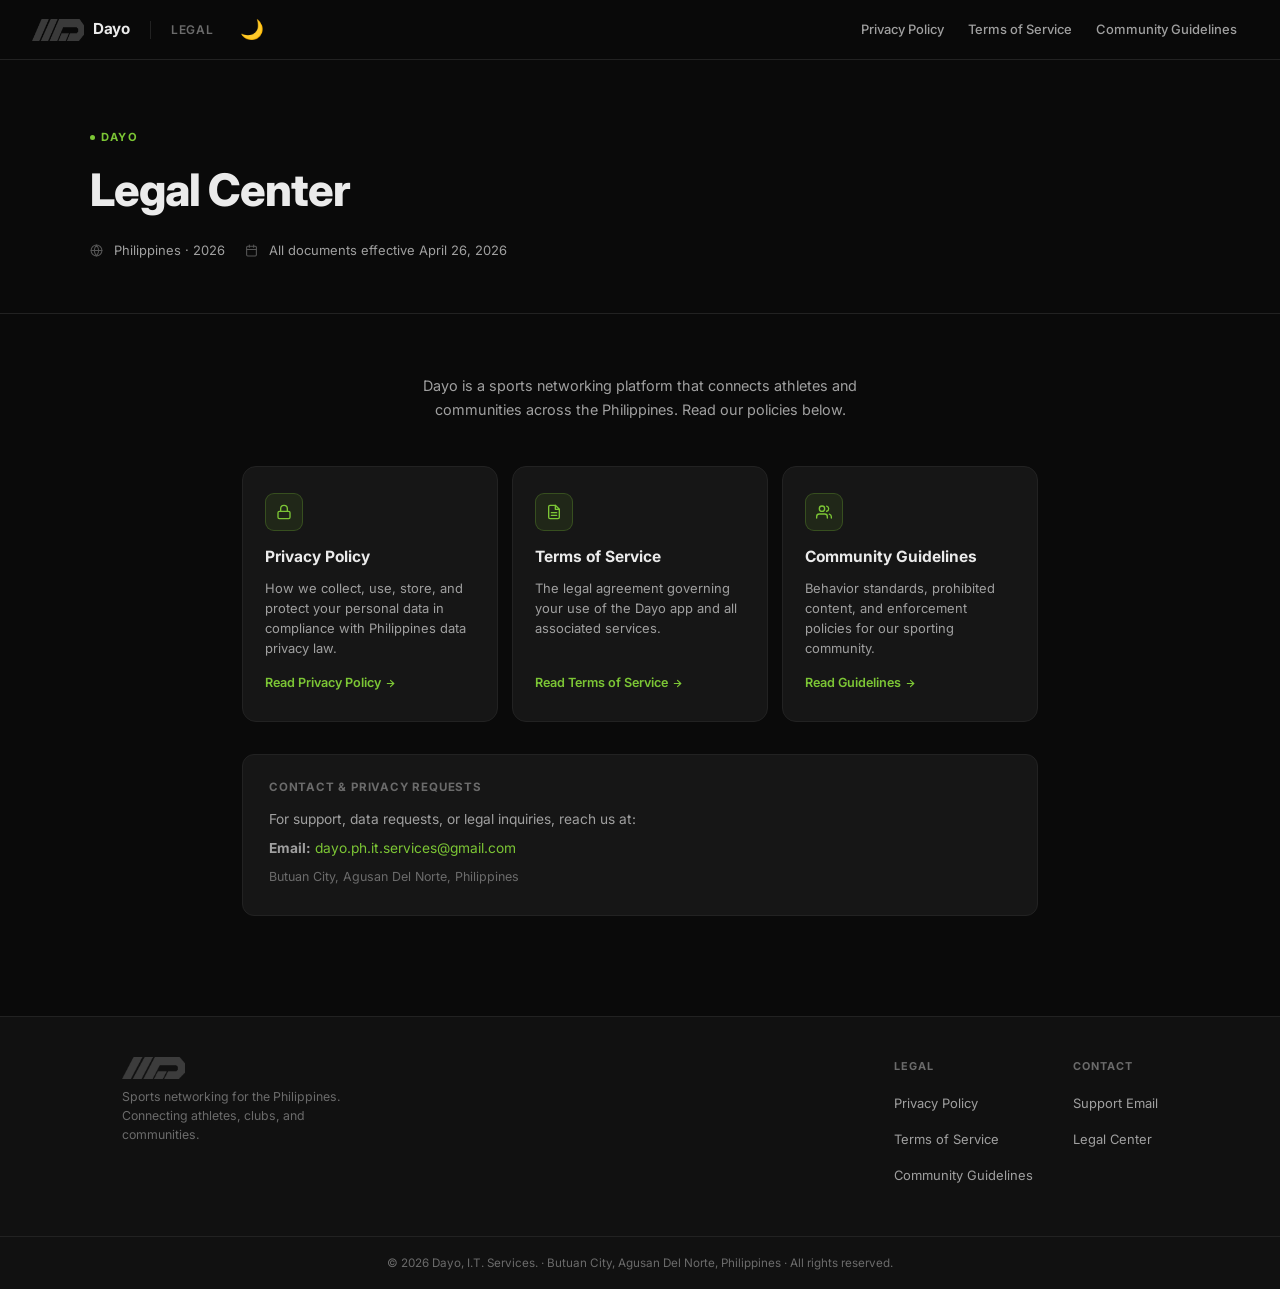
<file: index.html>
<!doctype html>
<html lang="en">
  <head>
    <meta charset="UTF-8" />
    <meta name="viewport" content="width=device-width, initial-scale=1.0" />
    <title>Legal Center – Dayo</title>
    <meta
      name="description"
      content="Dayo legal documents – Privacy Policy, Terms of Service, Community Guidelines."
    />
    <link rel="icon" href="assets/Dayo-green.png" type="image/png" />
    <link rel="preconnect" href="https://fonts.googleapis.com" />
    <link rel="preconnect" href="https://fonts.gstatic.com" crossorigin />
    <style>
      @import url("https://fonts.googleapis.com/css2?family=Inter:wght@400;500;600;700;800&display=swap");

      *,
      *::before,
      *::after {
        box-sizing: border-box;
        margin: 0;
        padding: 0;
      }

      :root {
        --green: #7cc635;
        --green-dim: rgba(124, 198, 53, 0.1);
        --green-ring: rgba(124, 198, 53, 0.25);
        --dark: #0a0a0a;
        --surface: #111111;
        --card: #161616;
        --border: #222222;
        --border-sub: #1a1a1a;
        --text: #ebebeb;
        --text-sub: #a0a0a0;
        --text-dim: #6b6b6b;
      }

      /* Light theme */
      body.light-theme {
        --dark: #ffffff;
        --surface: #f8f8f8;
        --card: #f0f0f0;
        --border: #e0e0e0;
        --border-sub: #ececec;
        --text: #1a1a1a;
        --text-sub: #666666;
        --text-dim: #999999;
      }

      body.light-theme header {
        background: rgba(255, 255, 255, 0.88);
      }

      body.light-theme .content blockquote {
        background: rgba(124, 198, 53, 0.06);
      }

      html {
        scroll-behavior: smooth;
        font-size: 16px;
      }

      body {
        font-family:
          "Inter",
          -apple-system,
          BlinkMacSystemFont,
          sans-serif;
        background: var(--dark);
        color: var(--text);
        line-height: 1.75;
        -webkit-font-smoothing: antialiased;
      }

      /* ── Progress bar ── */
      #progress {
        position: fixed;
        top: 0;
        left: 0;
        z-index: 200;
        height: 2px;
        width: 0%;
        background: linear-gradient(90deg, var(--green), #a8e05f);
        transition: width 0.1s linear;
        pointer-events: none;
      }

      /* ── Top bar ── */
      header {
        position: sticky;
        top: 0;
        z-index: 100;
        background: rgba(10, 10, 10, 0.88);
        backdrop-filter: blur(20px) saturate(180%);
        -webkit-backdrop-filter: blur(20px) saturate(180%);
        border-bottom: 1px solid var(--border);
        padding: 0 32px;
        height: 60px;
        display: flex;
        align-items: center;
        gap: 20px;
        justify-content: space-between;
      }
      .header-left {
        display: flex;
        align-items: center;
        gap: 20px;
      }
      .header-logo {
        display: flex;
        align-items: center;
        gap: 9px;
        text-decoration: none;
        flex-shrink: 0;
      }
      .header-logo img {
        width: clamp(28px, 6vw, 52px);
        height: clamp(12px, 2.5vw, 22px);
        display: block;
      }
      .header-logo .logo-mark {
        width: clamp(28px, 6vw, 32px);
        height: clamp(28px, 6vw, 32px);
        border-radius: 7px;
        background: var(--green);
        display: flex;
        align-items: center;
        justify-content: center;
        font-size: clamp(0.6rem, 1.5vw, 0.8rem);
        font-weight: 900;
        color: #000;
        letter-spacing: -0.5px;
        flex-shrink: 0;
      }
      .header-logo .logo-text {
        font-size: 0.95rem;
        font-weight: 700;
        color: var(--text);
        letter-spacing: -0.3px;
      }
      .header-logo .logo-text span {
        color: var(--green);
      }
      .header-divider {
        width: 1px;
        height: 18px;
        background: var(--border);
        flex-shrink: 0;
      }
      .header-label {
        font-size: 0.75rem;
        font-weight: 600;
        color: var(--text-dim);
        text-transform: uppercase;
        letter-spacing: 0.8px;
        white-space: nowrap;
      }
      .header-right {
        display: flex;
        align-items: center;
        gap: 12px;
      }
      #theme-toggle {
        background: none;
        border: none;
        cursor: pointer;
        color: var(--text-sub);
        font-size: 1.2rem;
        padding: 6px 8px;
        border-radius: 6px;
        transition: all 0.15s;
        display: flex;
        align-items: center;
        justify-content: center;
        width: 36px;
        height: 36px;
      }
      #theme-toggle:hover {
        background: var(--card);
        color: var(--text);
      }
      #menu-toggle {
        display: none;
        background: none;
        border: none;
        color: var(--text-sub);
        font-size: clamp(1rem, 2.5vw, 1.4rem);
        cursor: pointer;
        padding: 0;
        width: clamp(28px, 6vw, 32px);
        height: clamp(28px, 6vw, 32px);
        flex-direction: column;
        justify-content: center;
        align-items: center;
        gap: clamp(3px, 1vw, 5px);
      }
      #menu-toggle span {
        width: clamp(18px, 5vw, 24px);
        height: clamp(1.5px, 0.3vw, 2px);
        background: var(--text-sub);
        transition: all 0.3s;
        border-radius: 1px;
        display: block;
      }
      #menu-toggle.active span:nth-child(1) {
        transform: translateY(7px) rotate(45deg);
      }
      #menu-toggle.active span:nth-child(2) {
        opacity: 0;
      }
      #menu-toggle.active span:nth-child(3) {
        transform: translateY(-7px) rotate(-45deg);
      }
      header nav {
        margin-left: auto;
        display: flex;
        gap: 2px;
      }
      header nav a {
        color: var(--text-sub);
        text-decoration: none;
        font-size: 0.81rem;
        font-weight: 500;
        padding: 6px 11px;
        border-radius: 6px;
        transition: all 0.15s;
        white-space: nowrap;
      }
      header nav a:hover {
        color: var(--text);
        background: var(--card);
      }
      header nav a.active {
        color: var(--green);
        background: var(--green-dim);
      }

      /* ── Hero ── */
      .hero {
        border-bottom: 1px solid var(--border);
        padding: 60px 32px 52px;
      }
      .hero-inner {
        max-width: 1100px;
        margin: 0 auto;
      }
      .hero-eyebrow {
        display: inline-flex;
        align-items: center;
        gap: 6px;
        font-size: 0.7rem;
        font-weight: 700;
        letter-spacing: 1.2px;
        text-transform: uppercase;
        color: var(--green);
        margin-bottom: 18px;
      }
      .hero-eyebrow::before {
        content: "";
        display: inline-block;
        width: 5px;
        height: 5px;
        border-radius: 50%;
        background: var(--green);
      }
      .hero h1 {
        font-size: clamp(1.8rem, 4vw, 2.8rem);
        font-weight: 800;
        letter-spacing: -1px;
        line-height: 1.15;
        color: var(--text);
        max-width: 680px;
      }
      .hero-meta {
        display: flex;
        flex-wrap: wrap;
        gap: 20px;
        margin-top: 22px;
      }
      .hero-meta-item {
        display: flex;
        align-items: center;
        gap: 7px;
        font-size: 0.81rem;
        color: var(--text-sub);
      }
      .hero-meta-item svg {
        flex-shrink: 0;
        opacity: 0.5;
      }

      /* ── Two-column layout ── */
      .page-body {
        max-width: 1100px;
        margin: 0 auto;
        padding: 0 32px 100px;
        display: grid;
        grid-template-columns: 215px 1fr;
        gap: 56px;
        align-items: start;
      }

      /* ── Sidebar TOC ── */
      .sidebar {
        position: sticky;
        top: 80px;
        padding-top: 44px;
      }
      .toc-label {
        font-size: 0.68rem;
        font-weight: 700;
        letter-spacing: 1.2px;
        text-transform: uppercase;
        color: var(--text-dim);
        margin-bottom: 10px;
      }
      .toc-list {
        list-style: none;
      }
      .toc-list a {
        display: block;
        color: var(--text-dim);
        text-decoration: none;
        font-size: 0.79rem;
        font-weight: 500;
        line-height: 1.45;
        padding: 5px 0 5px 12px;
        border-left: 1.5px solid var(--border);
        transition: all 0.15s;
      }
      .toc-list a:hover {
        color: var(--text-sub);
        border-left-color: var(--text-dim);
      }
      .toc-list a.toc-active {
        color: var(--green);
        border-left-color: var(--green);
        font-weight: 600;
      }
      .toc-back {
        display: inline-flex;
        align-items: center;
        gap: 5px;
        font-size: 0.77rem;
        font-weight: 500;
        color: var(--text-dim);
        text-decoration: none;
        margin-top: 22px;
        padding: 5px 9px;
        border-radius: 6px;
        transition: all 0.15s;
      }
      .toc-back:hover {
        color: var(--text);
        background: var(--card);
      }

      /* ── Main content ── */
      .content {
        padding-top: 44px;
        min-width: 0;
      }
      .content h1 {
        display: none;
      }

      .content h2 {
        font-size: 1.15rem;
        font-weight: 700;
        letter-spacing: -0.3px;
        color: var(--text);
        margin: 56px 0 14px;
        scroll-margin-top: 80px;
        display: flex;
        align-items: center;
        gap: 10px;
      }
      .content h2 .section-num {
        display: inline-flex;
        align-items: center;
        justify-content: center;
        min-width: 26px;
        height: 20px;
        font-size: 0.68rem;
        font-weight: 700;
        color: var(--green);
        background: var(--green-dim);
        border-radius: 4px;
        padding: 0 6px;
        letter-spacing: 0.3px;
        flex-shrink: 0;
      }
      .content h3 {
        font-size: 0.95rem;
        font-weight: 600;
        color: var(--text);
        margin: 28px 0 10px;
      }
      .content h4 {
        font-size: 0.8rem;
        font-weight: 700;
        color: var(--text-sub);
        margin: 20px 0 8px;
        text-transform: uppercase;
        letter-spacing: 0.6px;
      }
      .content > *:first-child {
        margin-top: 0 !important;
      }
      .content p {
        margin-bottom: 14px;
        color: var(--text-sub);
        font-size: 0.91rem;
      }
      .content strong {
        color: var(--text);
        font-weight: 600;
      }
      .content em {
        color: var(--text-dim);
      }
      .content a {
        color: var(--green);
        text-decoration: none;
      }
      .content a:hover {
        text-decoration: underline;
      }
      .content ul,
      .content ol {
        padding-left: 20px;
        margin-bottom: 14px;
      }
      .content li {
        margin-bottom: 7px;
        color: var(--text-sub);
        font-size: 0.91rem;
      }
      .content li::marker {
        color: var(--green);
      }

      /* ── Tables ── */
      .content table {
        width: 100%;
        border-collapse: collapse;
        margin: 20px 0;
        font-size: 0.83rem;
        border-radius: 10px;
        overflow: hidden;
        border: 1px solid var(--border);
      }
      .content th {
        background: var(--card);
        color: var(--text-sub);
        padding: 10px 14px;
        text-align: left;
        font-size: 0.73rem;
        font-weight: 600;
        text-transform: uppercase;
        letter-spacing: 0.5px;
        border-bottom: 1px solid var(--border);
      }
      .content td {
        padding: 10px 14px;
        border-top: 1px solid var(--border-sub);
        color: var(--text-sub);
      }
      .content tr:hover td {
        background: rgba(255, 255, 255, 0.015);
      }

      /* ── Blockquote ── */
      .content blockquote {
        border-left: 2px solid var(--green);
        background: rgba(124, 198, 53, 0.04);
        padding: 14px 18px;
        border-radius: 0 8px 8px 0;
        margin: 18px 0;
      }
      .content blockquote p {
        color: var(--text-sub);
        margin: 0;
      }
      .content hr {
        border: none;
        border-top: 1px solid var(--border);
        margin: 32px 0;
      }

      /* ── Footer ── */
      footer {
        border-top: 1px solid var(--border);
        background: var(--surface);
      }
      .footer-inner {
        max-width: 1100px;
        margin: 0 auto;
        padding: 40px 32px;
        display: flex;
        flex-wrap: wrap;
        gap: 32px;
        justify-content: space-between;
        align-items: flex-start;
      }
      .footer-brand .logo-row {
        display: flex;
        align-items: center;
        gap: 8px;
        margin-bottom: 8px;
      }
      .footer-brand .logo-mark {
        width: 22px;
        height: 22px;
        border-radius: 5px;
        background: var(--green);
        display: flex;
        align-items: center;
        justify-content: center;
        font-size: 0.65rem;
        font-weight: 900;
        color: #000;
      }
      .footer-brand .brand-name {
        font-size: 0.88rem;
        font-weight: 700;
        color: var(--text);
      }
      .footer-brand p {
        font-size: 0.77rem;
        color: var(--text-dim);
        line-height: 1.55;
        max-width: 220px;
      }
      .footer-nav {
        display: flex;
        gap: 40px;
        flex-wrap: wrap;
      }
      .footer-col h4 {
        font-size: 0.68rem;
        font-weight: 700;
        letter-spacing: 1px;
        text-transform: uppercase;
        color: var(--text-dim);
        margin-bottom: 12px;
      }
      .footer-col ul {
        list-style: none;
      }
      .footer-col li {
        margin-bottom: 8px;
      }
      .footer-col a {
        font-size: 0.81rem;
        color: var(--text-sub);
        text-decoration: none;
        transition: color 0.15s;
      }
      .footer-col a:hover {
        color: var(--green);
      }
      .footer-bottom {
        border-top: 1px solid var(--border);
        padding: 16px 32px;
        text-align: center;
        font-size: 0.73rem;
        color: var(--text-dim);
      }

      /* ── Index page ── */
      .index-body {
        max-width: 860px;
        margin: 0 auto;
        padding: 60px 32px 100px;
      }
      .index-intro {
        text-align: center;
        max-width: 520px;
        margin: 0 auto 44px;
      }
      .index-intro p {
        font-size: 0.9rem;
        color: var(--text-sub);
        line-height: 1.65;
      }
      .cards {
        display: grid;
        grid-template-columns: repeat(auto-fit, minmax(240px, 1fr));
        gap: 14px;
      }
      .card {
        background: var(--card);
        border: 1px solid var(--border);
        border-radius: 14px;
        padding: 26px 22px;
        text-decoration: none;
        color: var(--text);
        transition:
          border-color 0.2s,
          transform 0.2s;
        display: flex;
        flex-direction: column;
        gap: 8px;
        position: relative;
        overflow: hidden;
      }
      .card::after {
        content: "";
        position: absolute;
        top: 0;
        left: 0;
        right: 0;
        height: 1px;
        background: linear-gradient(
          90deg,
          transparent,
          var(--green-ring),
          transparent
        );
        opacity: 0;
        transition: opacity 0.3s;
      }
      .card:hover {
        border-color: rgba(124, 198, 53, 0.35);
        transform: translateY(-2px);
      }
      .card:hover::after {
        opacity: 1;
      }
      .card-icon {
        width: 38px;
        height: 38px;
        border-radius: 9px;
        background: var(--green-dim);
        border: 1px solid var(--green-ring);
        display: flex;
        align-items: center;
        justify-content: center;
        margin-bottom: 4px;
        color: var(--green);
      }
      .card-title {
        font-size: 0.97rem;
        font-weight: 700;
        color: var(--text);
      }
      .card-desc {
        font-size: 0.81rem;
        color: var(--text-sub);
        line-height: 1.55;
        flex: 1;
      }
      .card-link {
        font-size: 0.79rem;
        color: var(--green);
        font-weight: 600;
        display: flex;
        align-items: center;
        gap: 4px;
        margin-top: 6px;
      }
      .info-box {
        background: var(--card);
        border: 1px solid var(--border);
        border-radius: 12px;
        padding: 22px 26px;
        margin-top: 32px;
      }
      .info-box h3 {
        font-size: 0.72rem;
        font-weight: 700;
        letter-spacing: 0.8px;
        text-transform: uppercase;
        color: var(--text-dim);
        margin-bottom: 10px;
      }
      .info-box p {
        font-size: 0.86rem;
        color: var(--text-sub);
        margin-bottom: 5px;
      }
      .info-box a {
        color: var(--green);
        text-decoration: none;
      }
      .info-box a:hover {
        text-decoration: underline;
      }

      /* ── Print ── */
      @media print {
        #progress,
        header,
        .sidebar,
        .toc-back,
        footer {
          display: none !important;
        }
        .page-body {
          display: block;
          padding: 0;
        }
        .content {
          padding: 0;
        }
        body {
          background: #fff;
          color: #000;
        }
        .content h2 {
          color: #000;
        }
        .content p,
        .content li {
          color: #333;
        }
        .section-num {
          background: #eee !important;
          color: #000 !important;
        }
      }

      /* ── Responsive ── */
      @media (max-width: 860px) {
        .page-body {
          grid-template-columns: 1fr;
          gap: 0;
          padding: 0 20px 80px;
        }
        .sidebar {
          display: none;
        }
        .hero,
        .index-body {
          padding-left: 20px;
          padding-right: 20px;
        }
        .footer-inner,
        .footer-bottom {
          padding-left: 20px;
          padding-right: 20px;
        }
        header {
          padding: 0 16px;
          gap: 12px;
        }
        .header-left {
          gap: 12px;
        }
        .header-label {
          display: none;
        }
        .header-divider {
          display: none;
        }
        header nav {
          display: none;
          flex-direction: column;
          position: absolute;
          top: 60px;
          left: 0;
          right: 0;
          background: var(--surface);
          border-bottom: 1px solid var(--border);
          border-radius: 0 0 14px 14px;
          padding: 8px 0;
          gap: 0;
          z-index: 99;
          box-shadow: 0 8px 24px rgba(0, 0, 0, 0.18);
        }
        header nav.active {
          display: flex;
        }
        header nav a {
          display: block;
          padding: 13px 16px;
          margin: 2px 8px;
          width: calc(100% - 16px);
          border-radius: 8px;
          font-size: 0.88rem;
        }
        #menu-toggle {
          display: flex;
        }
        .header-logo .logo-text {
          display: none;
        }
        .header-logo img {
          height: 28px;
          width: auto;
        }
        .header-logo .logo-mark {
          width: 28px;
          height: 28px;
        }
      }
      @media (max-width: 540px) {
        header nav a {
          font-size: 0.85rem;
        }
        .cards {
          grid-template-columns: 1fr;
        }
        #theme-toggle {
          width: 32px;
          height: 32px;
        }
        header {
          padding: 0 12px;
        }
      }
    </style>
  </head>
  <body>
    <div id="progress"></div>
    <header>
      <div class="header-left">
        <a href="index.html" class="header-logo">
          <img src="assets/LogoBig.png" alt="Dayo Logo" />
          <span class="logo-text">Dayo</span>
        </a>
        <div class="header-divider"></div>
        <span class="header-label">Legal</span>
      </div>
      <div class="header-right">
        <button id="theme-toggle" aria-label="Toggle theme">🌙</button>
        <button id="menu-toggle" aria-label="Toggle menu">
          <span></span>
          <span></span>
          <span></span>
        </button>
      </div>
      <nav>
        <a href="privacy.html">Privacy Policy</a>
        <a href="terms.html">Terms of Service</a>
        <a href="guidelines.html">Community Guidelines</a>
      </nav>
    </header>

    <section class="hero">
      <div class="hero-inner">
        <div class="hero-eyebrow">Dayo</div>
        <h1>Legal Center</h1>
        <div class="hero-meta">
          <div class="hero-meta-item">
            <svg
              width="13"
              height="13"
              viewBox="0 0 24 24"
              fill="none"
              stroke="currentColor"
              stroke-width="2"
              stroke-linecap="round"
              stroke-linejoin="round"
            >
              <circle cx="12" cy="12" r="10" />
              <line x1="2" y1="12" x2="22" y2="12" />
              <path
                d="M12 2a15.3 15.3 0 0 1 4 10 15.3 15.3 0 0 1-4 10 15.3 15.3 0 0 1-4-10 15.3 15.3 0 0 1 4-10z"
              /></svg
            >&nbsp;Philippines · 2026
          </div>
          <div class="hero-meta-item">
            <svg
              width="13"
              height="13"
              viewBox="0 0 24 24"
              fill="none"
              stroke="currentColor"
              stroke-width="2"
              stroke-linecap="round"
              stroke-linejoin="round"
            >
              <rect x="3" y="4" width="18" height="18" rx="2" />
              <line x1="16" y1="2" x2="16" y2="6" />
              <line x1="8" y1="2" x2="8" y2="6" />
              <line x1="3" y1="10" x2="21" y2="10" /></svg
            >&nbsp;All documents effective April 26, 2026
          </div>
        </div>
      </div>
    </section>

    <div class="index-body">
      <div class="index-intro">
        <p>
          Dayo is a sports networking platform that connects athletes and
          communities across the Philippines. Read our policies below.
        </p>
      </div>

      <div class="cards">
        <a href="privacy.html" class="card">
          <div class="card-icon">
            <svg
              width="16"
              height="16"
              viewBox="0 0 24 24"
              fill="none"
              stroke="currentColor"
              stroke-width="2"
              stroke-linecap="round"
              stroke-linejoin="round"
            >
              <rect x="3" y="11" width="18" height="11" rx="2" />
              <path d="M7 11V7a5 5 0 0 1 10 0v4" />
            </svg>
          </div>
          <div class="card-title">Privacy Policy</div>
          <div class="card-desc">
            How we collect, use, store, and protect your personal data in
            compliance with Philippines data privacy law.
          </div>
          <div class="card-link">
            Read Privacy Policy
            <svg
              width="11"
              height="11"
              viewBox="0 0 24 24"
              fill="none"
              stroke="currentColor"
              stroke-width="2.5"
              stroke-linecap="round"
              stroke-linejoin="round"
            >
              <line x1="5" y1="12" x2="19" y2="12" />
              <polyline points="12 5 19 12 12 19" />
            </svg>
          </div>
        </a>
        <a href="terms.html" class="card">
          <div class="card-icon">
            <svg
              width="16"
              height="16"
              viewBox="0 0 24 24"
              fill="none"
              stroke="currentColor"
              stroke-width="2"
              stroke-linecap="round"
              stroke-linejoin="round"
            >
              <path
                d="M14 2H6a2 2 0 0 0-2 2v16a2 2 0 0 0 2 2h12a2 2 0 0 0 2-2V8z"
              />
              <polyline points="14 2 14 8 20 8" />
              <line x1="16" y1="13" x2="8" y2="13" />
              <line x1="16" y1="17" x2="8" y2="17" />
            </svg>
          </div>
          <div class="card-title">Terms of Service</div>
          <div class="card-desc">
            The legal agreement governing your use of the Dayo app and all
            associated services.
          </div>
          <div class="card-link">
            Read Terms of Service
            <svg
              width="11"
              height="11"
              viewBox="0 0 24 24"
              fill="none"
              stroke="currentColor"
              stroke-width="2.5"
              stroke-linecap="round"
              stroke-linejoin="round"
            >
              <line x1="5" y1="12" x2="19" y2="12" />
              <polyline points="12 5 19 12 12 19" />
            </svg>
          </div>
        </a>
        <a href="guidelines.html" class="card">
          <div class="card-icon">
            <svg
              width="16"
              height="16"
              viewBox="0 0 24 24"
              fill="none"
              stroke="currentColor"
              stroke-width="2"
              stroke-linecap="round"
              stroke-linejoin="round"
            >
              <path d="M17 21v-2a4 4 0 0 0-4-4H5a4 4 0 0 0-4 4v2" />
              <circle cx="9" cy="7" r="4" />
              <path d="M23 21v-2a4 4 0 0 0-3-3.87" />
              <path d="M16 3.13a4 4 0 0 1 0 7.75" />
            </svg>
          </div>
          <div class="card-title">Community Guidelines</div>
          <div class="card-desc">
            Behavior standards, prohibited content, and enforcement policies for
            our sporting community.
          </div>
          <div class="card-link">
            Read Guidelines
            <svg
              width="11"
              height="11"
              viewBox="0 0 24 24"
              fill="none"
              stroke="currentColor"
              stroke-width="2.5"
              stroke-linecap="round"
              stroke-linejoin="round"
            >
              <line x1="5" y1="12" x2="19" y2="12" />
              <polyline points="12 5 19 12 12 19" />
            </svg>
          </div>
        </a>
      </div>

      <div class="info-box">
        <h3>Contact &amp; Privacy Requests</h3>
        <p>For support, data requests, or legal inquiries, reach us at:</p>
        <p>
          <strong>Email:</strong>
          <a href="mailto:dayo.ph.it.services@gmail.com"
            >dayo.ph.it.services@gmail.com</a
          >
        </p>
        <p style="margin-top: 6px; font-size: 0.78rem; color: var(--text-dim)">
          Butuan City, Agusan Del Norte, Philippines
        </p>
      </div>
    </div>

    <footer>
      <div class="footer-inner">
        <div class="footer-brand">
          <div class="logo-row">
            <img
              src="assets/LogoBig.png"
              alt="Dayo Logo"
              style="height: 22px; width: auto"
            />
          </div>
          <p>
            Sports networking for the Philippines. Connecting athletes, clubs,
            and communities.
          </p>
        </div>
        <div class="footer-nav">
          <div class="footer-col">
            <h4>Legal</h4>
            <ul>
              <li><a href="privacy.html">Privacy Policy</a></li>
              <li><a href="terms.html">Terms of Service</a></li>
              <li><a href="guidelines.html">Community Guidelines</a></li>
            </ul>
          </div>
          <div class="footer-col">
            <h4>Contact</h4>
            <ul>
              <li>
                <a href="mailto:dayo.ph.it.services@gmail.com">Support Email</a>
              </li>
              <li><a href="index.html">Legal Center</a></li>
            </ul>
          </div>
        </div>
      </div>
      <div class="footer-bottom">
        © 2026 Dayo, I.T. Services. · Butuan City, Agusan Del Norte, Philippines
        · All rights reserved.
      </div>
    </footer>

    <script>
      // Theme toggle functionality
      const themeToggle = document.getElementById("theme-toggle");
      const htmlElement = document.documentElement;
      const bodyElement = document.body;

      // Initialize theme from localStorage
      function initializeTheme() {
        const savedTheme = localStorage.getItem("dayoTheme") || "dark";
        if (savedTheme === "light") {
          bodyElement.classList.add("light-theme");
          themeToggle.textContent = "☀️";
        } else {
          bodyElement.classList.remove("light-theme");
          themeToggle.textContent = "🌙";
        }
      }

      themeToggle.addEventListener("click", () => {
        bodyElement.classList.toggle("light-theme");
        const isLight = bodyElement.classList.contains("light-theme");
        localStorage.setItem("dayoTheme", isLight ? "light" : "dark");
        themeToggle.textContent = isLight ? "☀️" : "🌙";
      });

      // Hamburger menu toggle
      const menuToggle = document.getElementById("menu-toggle");
      const nav = document.querySelector("nav");

      menuToggle.addEventListener("click", () => {
        menuToggle.classList.toggle("active");
        nav.classList.toggle("active");
      });

      // Close menu when a link is clicked
      const navLinks = document.querySelectorAll("nav a");
      navLinks.forEach((link) => {
        link.addEventListener("click", () => {
          menuToggle.classList.remove("active");
          nav.classList.remove("active");
        });
      });

      // Close menu when clicking outside
      document.addEventListener("click", (e) => {
        if (!e.target.closest("header")) {
          menuToggle.classList.remove("active");
          nav.classList.remove("active");
        }
      });

      // Reading progress bar
      const bar = document.getElementById("progress");
      function onScroll() {
        const scrollHeight =
          document.documentElement.scrollHeight - window.innerHeight;
        const scrolled = window.scrollY;
        bar.style.width = (scrolled / scrollHeight) * 100 + "%";
      }
      window.addEventListener("scroll", onScroll, { passive: true });

      // Sidebar active section highlight
      const headings = document.querySelectorAll(".content h2[id]");
      const tocLinks = document.querySelectorAll(".toc-link");
      const observer = new IntersectionObserver(
        (entries) => {
          entries.forEach((entry) => {
            const id = entry.target.getAttribute("id");
            const link = document.querySelector(`.toc-link[href="#${id}"]`);
            if (link) {
              document
                .querySelectorAll(".toc-link")
                .forEach((l) => l.classList.remove("toc-active"));
              if (entry.isIntersecting) {
                link.classList.add("toc-active");
              }
            }
          });
        },
        { rootMargin: "-15% 0px -75% 0px" },
      );
      headings.forEach((h) => observer.observe(h));

      // Initialize theme on page load
      initializeTheme();
    </script>
  </body>
</html>
</file>
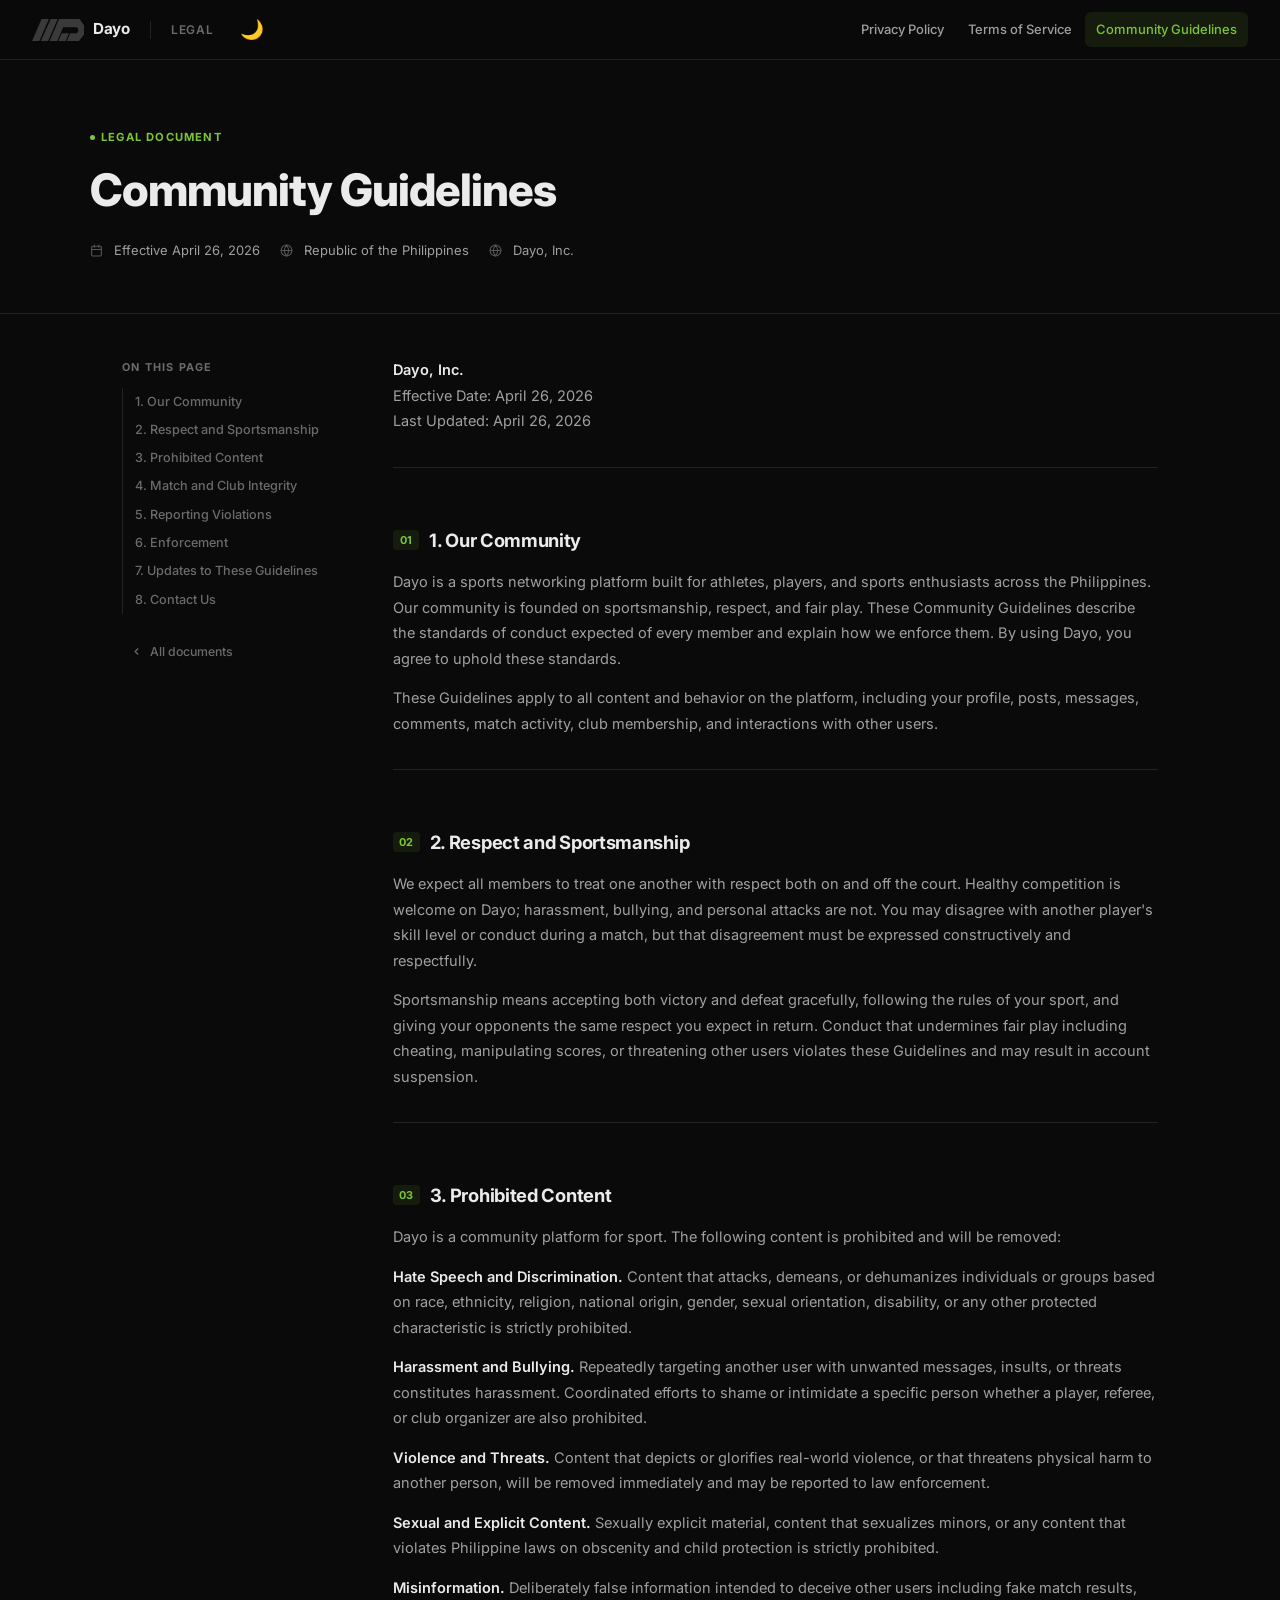
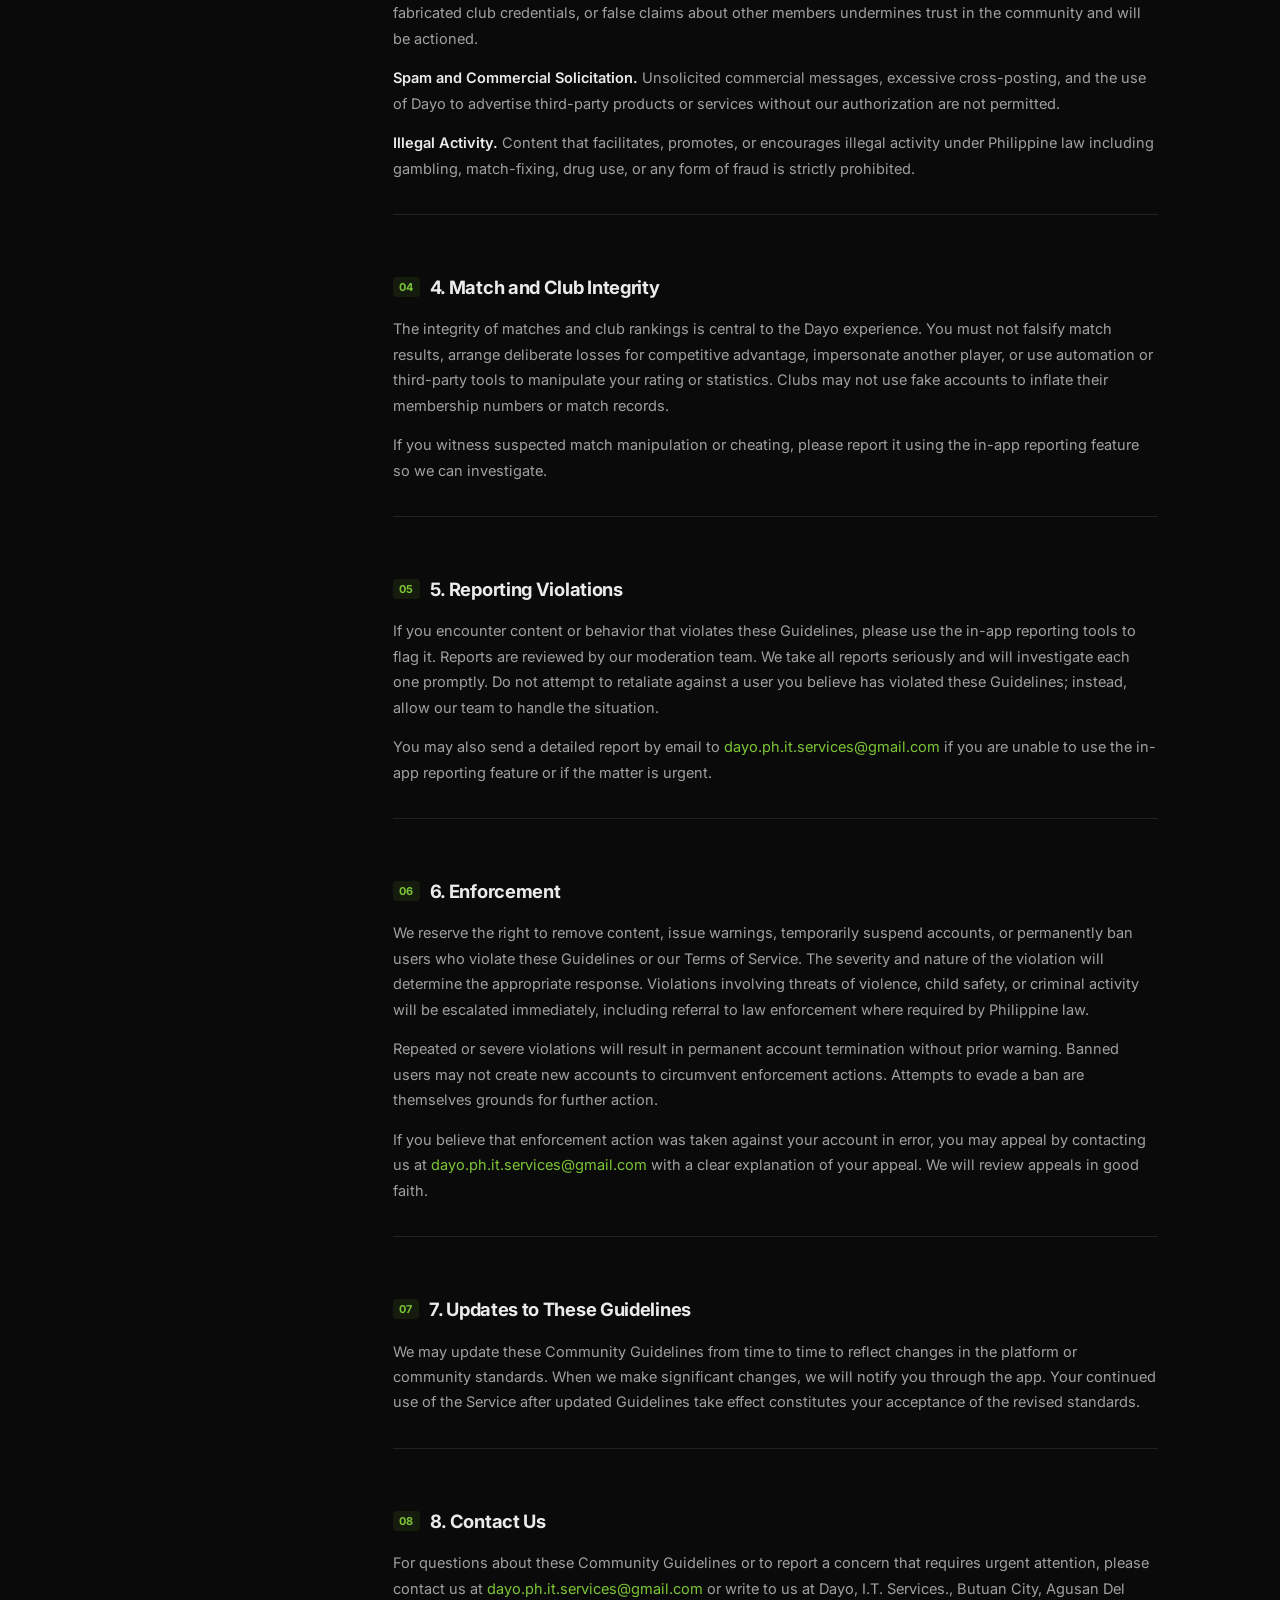
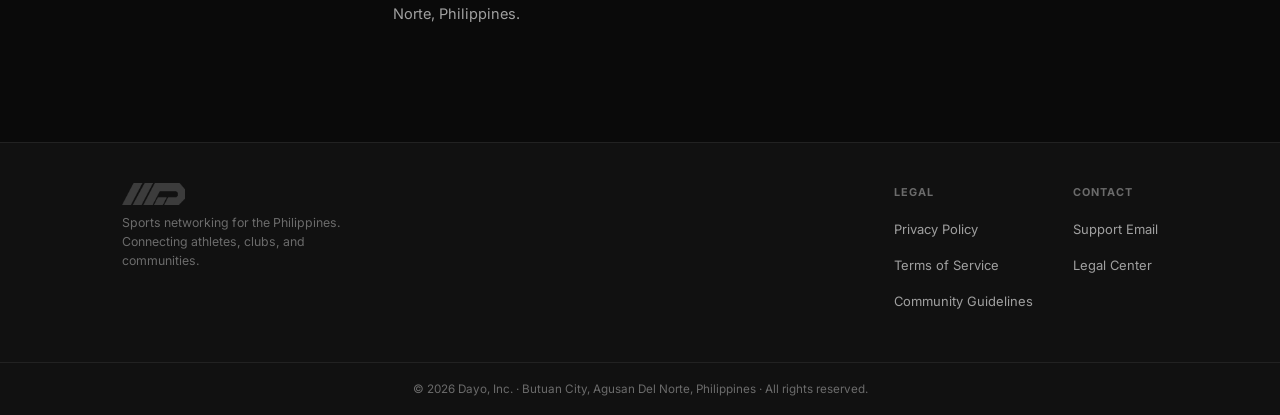
<file: guidelines.html>
<!doctype html>
<html lang="en">
  <head>
    <meta charset="UTF-8" />
    <meta name="viewport" content="width=device-width, initial-scale=1.0" />
    <title>Community Guidelines – Dayo</title>
    <meta
      name="description"
      content="Dayo Community Guidelines – sports networking platform, Philippines."
    />
    <link rel="icon" href="assets/Dayo-green.png" type="image/png" />
    <link rel="preconnect" href="https://fonts.googleapis.com" />
    <link rel="preconnect" href="https://fonts.gstatic.com" crossorigin />
    <style>
      @import url("https://fonts.googleapis.com/css2?family=Inter:wght@400;500;600;700;800&display=swap");

      *,
      *::before,
      *::after {
        box-sizing: border-box;
        margin: 0;
        padding: 0;
      }

      :root {
        --green: #7cc635;
        --green-dim: rgba(124, 198, 53, 0.1);
        --green-ring: rgba(124, 198, 53, 0.25);
        --dark: #0a0a0a;
        --surface: #111111;
        --card: #161616;
        --border: #222222;
        --border-sub: #1a1a1a;
        --text: #ebebeb;
        --text-sub: #a0a0a0;
        --text-dim: #6b6b6b;
      }

      /* Light theme */
      body.light-theme {
        --dark: #ffffff;
        --surface: #f8f8f8;
        --card: #f0f0f0;
        --border: #e0e0e0;
        --border-sub: #ececec;
        --text: #1a1a1a;
        --text-sub: #666666;
        --text-dim: #999999;
      }

      body.light-theme header {
        background: rgba(255, 255, 255, 0.88);
      }

      body.light-theme .content blockquote {
        background: rgba(124, 198, 53, 0.06);
      }

      html {
        scroll-behavior: smooth;
        font-size: 16px;
      }

      body {
        font-family:
          "Inter",
          -apple-system,
          BlinkMacSystemFont,
          sans-serif;
        background: var(--dark);
        color: var(--text);
        line-height: 1.75;
        -webkit-font-smoothing: antialiased;
      }

      /* ── Progress bar ── */
      #progress {
        position: fixed;
        top: 0;
        left: 0;
        z-index: 200;
        height: 2px;
        width: 0%;
        background: linear-gradient(90deg, var(--green), #a8e05f);
        transition: width 0.1s linear;
        pointer-events: none;
      }

      /* ── Top bar ── */
      header {
        position: sticky;
        top: 0;
        z-index: 100;
        background: rgba(10, 10, 10, 0.88);
        backdrop-filter: blur(20px) saturate(180%);
        -webkit-backdrop-filter: blur(20px) saturate(180%);
        border-bottom: 1px solid var(--border);
        padding: 0 32px;
        height: 60px;
        display: flex;
        align-items: center;
        gap: 20px;
        justify-content: space-between;
      }
      .header-left {
        display: flex;
        align-items: center;
        gap: 20px;
      }
      .header-logo {
        display: flex;
        align-items: center;
        gap: 9px;
        text-decoration: none;
        flex-shrink: 0;
      }
      .header-logo img {
        width: clamp(28px, 6vw, 52px);
        height: clamp(12px, 2.5vw, 22px);
        display: block;
      }
      .header-logo .logo-mark {
        width: clamp(28px, 6vw, 32px);
        height: clamp(28px, 6vw, 32px);
        border-radius: 7px;
        background: var(--green);
        display: flex;
        align-items: center;
        justify-content: center;
        font-size: clamp(0.6rem, 1.5vw, 0.8rem);
        font-weight: 900;
        color: #000;
        letter-spacing: -0.5px;
        flex-shrink: 0;
      }
      .header-logo .logo-text {
        font-size: 0.95rem;
        font-weight: 700;
        color: var(--text);
        letter-spacing: -0.3px;
      }
      .header-logo .logo-text span {
        color: var(--green);
      }
      .header-divider {
        width: 1px;
        height: 18px;
        background: var(--border);
        flex-shrink: 0;
      }
      .header-label {
        font-size: 0.75rem;
        font-weight: 600;
        color: var(--text-dim);
        text-transform: uppercase;
        letter-spacing: 0.8px;
        white-space: nowrap;
      }
      .header-right {
        display: flex;
        align-items: center;
        gap: 12px;
      }
      #theme-toggle {
        background: none;
        border: none;
        cursor: pointer;
        color: var(--text-sub);
        font-size: 1.2rem;
        padding: 6px 8px;
        border-radius: 6px;
        transition: all 0.15s;
        display: flex;
        align-items: center;
        justify-content: center;
        width: 36px;
        height: 36px;
      }
      #theme-toggle:hover {
        background: var(--card);
        color: var(--text);
      }
      #menu-toggle {
        display: none;
        background: none;
        border: none;
        color: var(--text-sub);
        font-size: 1.4rem;
        cursor: pointer;
        padding: 0;
        width: 32px;
        height: 32px;
        flex-direction: column;
        justify-content: center;
        align-items: center;
        gap: 5px;
      }
      #menu-toggle span {
        width: 24px;
        height: 2px;
        background: var(--text-sub);
        transition: all 0.3s;
        border-radius: 1px;
        display: block;
      }
      #menu-toggle.active span:nth-child(1) {
        transform: translateY(7px) rotate(45deg);
      }
      #menu-toggle.active span:nth-child(2) {
        opacity: 0;
      }
      #menu-toggle.active span:nth-child(3) {
        transform: translateY(-7px) rotate(-45deg);
      }
      header nav {
        margin-left: auto;
        display: flex;
        gap: 2px;
      }
      header nav a {
        color: var(--text-sub);
        text-decoration: none;
        font-size: 0.81rem;
        font-weight: 500;
        padding: 6px 11px;
        border-radius: 6px;
        transition: all 0.15s;
        white-space: nowrap;
      }
      header nav a:hover {
        color: var(--text);
        background: var(--card);
      }
      header nav a.active {
        color: var(--green);
        background: var(--green-dim);
      }

      /* ── Hero ── */
      .hero {
        border-bottom: 1px solid var(--border);
        padding: 60px 32px 52px;
      }
      .hero-inner {
        max-width: 1100px;
        margin: 0 auto;
      }
      .hero-eyebrow {
        display: inline-flex;
        align-items: center;
        gap: 6px;
        font-size: 0.7rem;
        font-weight: 700;
        letter-spacing: 1.2px;
        text-transform: uppercase;
        color: var(--green);
        margin-bottom: 18px;
      }
      .hero-eyebrow::before {
        content: "";
        display: inline-block;
        width: 5px;
        height: 5px;
        border-radius: 50%;
        background: var(--green);
      }
      .hero h1 {
        font-size: clamp(1.8rem, 4vw, 2.8rem);
        font-weight: 800;
        letter-spacing: -1px;
        line-height: 1.15;
        color: var(--text);
        max-width: 680px;
      }
      .hero-meta {
        display: flex;
        flex-wrap: wrap;
        gap: 20px;
        margin-top: 22px;
      }
      .hero-meta-item {
        display: flex;
        align-items: center;
        gap: 7px;
        font-size: 0.81rem;
        color: var(--text-sub);
      }
      .hero-meta-item svg {
        flex-shrink: 0;
        opacity: 0.5;
      }

      /* ── Two-column layout ── */
      .page-body {
        max-width: 1100px;
        margin: 0 auto;
        padding: 0 32px 100px;
        display: grid;
        grid-template-columns: 215px 1fr;
        gap: 56px;
        align-items: start;
      }

      /* ── Sidebar TOC ── */
      .sidebar {
        position: sticky;
        top: 80px;
        padding-top: 44px;
      }
      .toc-label {
        font-size: 0.68rem;
        font-weight: 700;
        letter-spacing: 1.2px;
        text-transform: uppercase;
        color: var(--text-dim);
        margin-bottom: 10px;
      }
      .toc-list {
        list-style: none;
      }
      .toc-list a {
        display: block;
        color: var(--text-dim);
        text-decoration: none;
        font-size: 0.79rem;
        font-weight: 500;
        line-height: 1.45;
        padding: 5px 0 5px 12px;
        border-left: 1.5px solid var(--border);
        transition: all 0.15s;
      }
      .toc-list a:hover {
        color: var(--text-sub);
        border-left-color: var(--text-dim);
      }
      .toc-list a.toc-active {
        color: var(--green);
        border-left-color: var(--green);
        font-weight: 600;
      }
      .toc-back {
        display: inline-flex;
        align-items: center;
        gap: 5px;
        font-size: 0.77rem;
        font-weight: 500;
        color: var(--text-dim);
        text-decoration: none;
        margin-top: 22px;
        padding: 5px 9px;
        border-radius: 6px;
        transition: all 0.15s;
      }
      .toc-back:hover {
        color: var(--text);
        background: var(--card);
      }

      /* ── Main content ── */
      .content {
        padding-top: 44px;
        min-width: 0;
      }
      .content h1 {
        display: none;
      }

      .content h2 {
        font-size: 1.15rem;
        font-weight: 700;
        letter-spacing: -0.3px;
        color: var(--text);
        margin: 56px 0 14px;
        scroll-margin-top: 80px;
        display: flex;
        align-items: center;
        gap: 10px;
      }
      .content h2 .section-num {
        display: inline-flex;
        align-items: center;
        justify-content: center;
        min-width: 26px;
        height: 20px;
        font-size: 0.68rem;
        font-weight: 700;
        color: var(--green);
        background: var(--green-dim);
        border-radius: 4px;
        padding: 0 6px;
        letter-spacing: 0.3px;
        flex-shrink: 0;
      }
      .content h3 {
        font-size: 0.95rem;
        font-weight: 600;
        color: var(--text);
        margin: 28px 0 10px;
      }
      .content h4 {
        font-size: 0.8rem;
        font-weight: 700;
        color: var(--text-sub);
        margin: 20px 0 8px;
        text-transform: uppercase;
        letter-spacing: 0.6px;
      }
      .content > *:first-child {
        margin-top: 0 !important;
      }
      .content p {
        margin-bottom: 14px;
        color: var(--text-sub);
        font-size: 0.91rem;
      }
      .content strong {
        color: var(--text);
        font-weight: 600;
      }
      .content em {
        color: var(--text-dim);
      }
      .content a {
        color: var(--green);
        text-decoration: none;
      }
      .content a:hover {
        text-decoration: underline;
      }
      .content ul,
      .content ol {
        padding-left: 20px;
        margin-bottom: 14px;
      }
      .content li {
        margin-bottom: 7px;
        color: var(--text-sub);
        font-size: 0.91rem;
      }
      .content li::marker {
        color: var(--green);
      }

      /* ── Tables ── */
      .content table {
        width: 100%;
        border-collapse: collapse;
        margin: 20px 0;
        font-size: 0.83rem;
        border-radius: 10px;
        overflow: hidden;
        border: 1px solid var(--border);
      }
      .content th {
        background: var(--card);
        color: var(--text-sub);
        padding: 10px 14px;
        text-align: left;
        font-size: 0.73rem;
        font-weight: 600;
        text-transform: uppercase;
        letter-spacing: 0.5px;
        border-bottom: 1px solid var(--border);
      }
      .content td {
        padding: 10px 14px;
        border-top: 1px solid var(--border-sub);
        color: var(--text-sub);
      }
      .content tr:hover td {
        background: rgba(255, 255, 255, 0.015);
      }

      /* ── Blockquote ── */
      .content blockquote {
        border-left: 2px solid var(--green);
        background: rgba(124, 198, 53, 0.04);
        padding: 14px 18px;
        border-radius: 0 8px 8px 0;
        margin: 18px 0;
      }
      .content blockquote p {
        color: var(--text-sub);
        margin: 0;
      }
      .content hr {
        border: none;
        border-top: 1px solid var(--border);
        margin: 32px 0;
      }

      /* ── Footer ── */
      footer {
        border-top: 1px solid var(--border);
        background: var(--surface);
      }
      .footer-inner {
        max-width: 1100px;
        margin: 0 auto;
        padding: 40px 32px;
        display: flex;
        flex-wrap: wrap;
        gap: 32px;
        justify-content: space-between;
        align-items: flex-start;
      }
      .footer-brand .logo-row {
        display: flex;
        align-items: center;
        gap: 8px;
        margin-bottom: 8px;
      }
      .footer-brand .logo-mark {
        width: 22px;
        height: 22px;
        border-radius: 5px;
        background: var(--green);
        display: flex;
        align-items: center;
        justify-content: center;
        font-size: 0.65rem;
        font-weight: 900;
        color: #000;
      }
      .footer-brand .brand-name {
        font-size: 0.88rem;
        font-weight: 700;
        color: var(--text);
      }
      .footer-brand p {
        font-size: 0.77rem;
        color: var(--text-dim);
        line-height: 1.55;
        max-width: 220px;
      }
      .footer-nav {
        display: flex;
        gap: 40px;
        flex-wrap: wrap;
      }
      .footer-col h4 {
        font-size: 0.68rem;
        font-weight: 700;
        letter-spacing: 1px;
        text-transform: uppercase;
        color: var(--text-dim);
        margin-bottom: 12px;
      }
      .footer-col ul {
        list-style: none;
      }
      .footer-col li {
        margin-bottom: 8px;
      }
      .footer-col a {
        font-size: 0.81rem;
        color: var(--text-sub);
        text-decoration: none;
        transition: color 0.15s;
      }
      .footer-col a:hover {
        color: var(--green);
      }
      .footer-bottom {
        border-top: 1px solid var(--border);
        padding: 16px 32px;
        text-align: center;
        font-size: 0.73rem;
        color: var(--text-dim);
      }

      /* ── Index page ── */
      .index-body {
        max-width: 860px;
        margin: 0 auto;
        padding: 60px 32px 100px;
      }
      .index-intro {
        text-align: center;
        max-width: 520px;
        margin: 0 auto 44px;
      }
      .index-intro p {
        font-size: 0.9rem;
        color: var(--text-sub);
        line-height: 1.65;
      }
      .cards {
        display: grid;
        grid-template-columns: repeat(auto-fit, minmax(240px, 1fr));
        gap: 14px;
      }
      .card {
        background: var(--card);
        border: 1px solid var(--border);
        border-radius: 14px;
        padding: 26px 22px;
        text-decoration: none;
        color: var(--text);
        transition:
          border-color 0.2s,
          transform 0.2s;
        display: flex;
        flex-direction: column;
        gap: 8px;
        position: relative;
        overflow: hidden;
      }
      .card::after {
        content: "";
        position: absolute;
        top: 0;
        left: 0;
        right: 0;
        height: 1px;
        background: linear-gradient(
          90deg,
          transparent,
          var(--green-ring),
          transparent
        );
        opacity: 0;
        transition: opacity 0.3s;
      }
      .card:hover {
        border-color: rgba(124, 198, 53, 0.35);
        transform: translateY(-2px);
      }
      .card:hover::after {
        opacity: 1;
      }
      .card-icon {
        width: 38px;
        height: 38px;
        border-radius: 9px;
        background: var(--green-dim);
        border: 1px solid var(--green-ring);
        display: flex;
        align-items: center;
        justify-content: center;
        margin-bottom: 4px;
        color: var(--green);
      }
      .card-title {
        font-size: 0.97rem;
        font-weight: 700;
        color: var(--text);
      }
      .card-desc {
        font-size: 0.81rem;
        color: var(--text-sub);
        line-height: 1.55;
        flex: 1;
      }
      .card-link {
        font-size: 0.79rem;
        color: var(--green);
        font-weight: 600;
        display: flex;
        align-items: center;
        gap: 4px;
        margin-top: 6px;
      }
      .info-box {
        background: var(--card);
        border: 1px solid var(--border);
        border-radius: 12px;
        padding: 22px 26px;
        margin-top: 32px;
      }
      .info-box h3 {
        font-size: 0.72rem;
        font-weight: 700;
        letter-spacing: 0.8px;
        text-transform: uppercase;
        color: var(--text-dim);
        margin-bottom: 10px;
      }
      .info-box p {
        font-size: 0.86rem;
        color: var(--text-sub);
        margin-bottom: 5px;
      }
      .info-box a {
        color: var(--green);
        text-decoration: none;
      }
      .info-box a:hover {
        text-decoration: underline;
      }

      /* ── Print ── */
      @media print {
        #progress,
        header,
        .sidebar,
        .toc-back,
        footer {
          display: none !important;
        }
        .page-body {
          display: block;
          padding: 0;
        }
        .content {
          padding: 0;
        }
        body {
          background: #fff;
          color: #000;
        }
        .content h2 {
          color: #000;
        }
        .content p,
        .content li {
          color: #333;
        }
        .section-num {
          background: #eee !important;
          color: #000 !important;
        }
      }

      /* ── Responsive ── */
      @media (max-width: 860px) {
        .page-body {
          grid-template-columns: 1fr;
          gap: 0;
          padding: 0 20px 80px;
        }
        .sidebar {
          display: none;
        }
        .hero,
        .index-body {
          padding-left: 20px;
          padding-right: 20px;
        }
        .footer-inner,
        .footer-bottom {
          padding-left: 20px;
          padding-right: 20px;
        }
        header {
          padding: 0 16px;
          gap: 12px;
        }
        .header-left {
          gap: 12px;
        }
        .header-label {
          display: none;
        }
        .header-divider {
          display: none;
        }
        header nav {
          display: none;
          flex-direction: column;
          position: absolute;
          top: 60px;
          left: 0;
          right: 0;
          background: var(--surface);
          border-bottom: 1px solid var(--border);
          border-radius: 0 0 14px 14px;
          padding: 8px 0;
          gap: 0;
          z-index: 99;
          box-shadow: 0 8px 24px rgba(0, 0, 0, 0.18);
        }
        header nav.active {
          display: flex;
        }
        header nav a {
          display: block;
          padding: 13px 16px;
          margin: 2px 8px;
          width: calc(100% - 16px);
          border-radius: 8px;
          font-size: 0.88rem;
        }
        #menu-toggle {
          display: flex;
        }
        .header-logo .logo-text {
          display: none;
        }
        .header-logo img {
          height: 28px;
          width: auto;
        }
        .header-logo .logo-mark {
          width: 28px;
          height: 28px;
        }
      }
      @media (max-width: 540px) {
        header nav a {
          font-size: 0.85rem;
        }
        .cards {
          grid-template-columns: 1fr;
        }
        #theme-toggle {
          width: 32px;
          height: 32px;
        }
        header {
          padding: 0 12px;
        }
      }
    </style>
  </head>
  <body>
    <div id="progress"></div>
    <header>
      <div class="header-left">
        <a href="index.html" class="header-logo">
          <img src="assets/LogoBig.png" alt="Dayo Logo" />
          <span class="logo-text">Dayo</span>
        </a>
        <div class="header-divider"></div>
        <span class="header-label">Legal</span>
      </div>
      <div class="header-right">
        <button id="theme-toggle" aria-label="Toggle theme">🌙</button>
        <button id="menu-toggle" aria-label="Toggle menu">
          <span></span>
          <span></span>
          <span></span>
        </button>
      </div>
      <nav>
        <a href="privacy.html">Privacy Policy</a>
        <a href="terms.html">Terms of Service</a>
        <a href="guidelines.html" class="active">Community Guidelines</a>
      </nav>
    </header>

    <section class="hero">
      <div class="hero-inner">
        <div class="hero-eyebrow">Legal Document</div>
        <h1>Community Guidelines</h1>
        <div class="hero-meta">
          <div class="hero-meta-item">
            <svg
              width="13"
              height="13"
              viewBox="0 0 24 24"
              fill="none"
              stroke="currentColor"
              stroke-width="2"
              stroke-linecap="round"
              stroke-linejoin="round"
            >
              <rect x="3" y="4" width="18" height="18" rx="2" />
              <line x1="16" y1="2" x2="16" y2="6" />
              <line x1="8" y1="2" x2="8" y2="6" />
              <line x1="3" y1="10" x2="21" y2="10" /></svg
            >&nbsp;Effective April 26, 2026
          </div>
          <div class="hero-meta-item">
            <svg
              width="13"
              height="13"
              viewBox="0 0 24 24"
              fill="none"
              stroke="currentColor"
              stroke-width="2"
              stroke-linecap="round"
              stroke-linejoin="round"
            >
              <circle cx="12" cy="12" r="10" />
              <line x1="2" y1="12" x2="22" y2="12" />
              <path
                d="M12 2a15.3 15.3 0 0 1 4 10 15.3 15.3 0 0 1-4 10 15.3 15.3 0 0 1-4-10 15.3 15.3 0 0 1 4-10z"
              /></svg
            >&nbsp;Republic of the Philippines
          </div>
          <div class="hero-meta-item">
            <svg
              width="13"
              height="13"
              viewBox="0 0 24 24"
              fill="none"
              stroke="currentColor"
              stroke-width="2"
              stroke-linecap="round"
              stroke-linejoin="round"
            >
              <circle cx="12" cy="12" r="10" />
              <line x1="2" y1="12" x2="22" y2="12" />
              <path
                d="M12 2a15.3 15.3 0 0 1 4 10 15.3 15.3 0 0 1-4 10 15.3 15.3 0 0 1-4-10 15.3 15.3 0 0 1 4-10z"
              /></svg
            >&nbsp;Dayo, Inc.
          </div>
        </div>
      </div>
    </section>

    <div class="page-body">
      <aside class="sidebar">
        <div class="toc-label">On this page</div>
        <ul class="toc-list">
          <li><a href="#section-1" class="toc-link">1. Our Community</a></li>
          <li>
            <a href="#section-2" class="toc-link"
              >2. Respect and Sportsmanship</a
            >
          </li>
          <li>
            <a href="#section-3" class="toc-link">3. Prohibited Content</a>
          </li>
          <li>
            <a href="#section-4" class="toc-link"
              >4. Match and Club Integrity</a
            >
          </li>
          <li>
            <a href="#section-5" class="toc-link">5. Reporting Violations</a>
          </li>
          <li><a href="#section-6" class="toc-link">6. Enforcement</a></li>
          <li>
            <a href="#section-7" class="toc-link"
              >7. Updates to These Guidelines</a
            >
          </li>
          <li><a href="#section-8" class="toc-link">8. Contact Us</a></li>
        </ul>
        <a href="index.html" class="toc-back"
          ><svg
            width="11"
            height="11"
            viewBox="0 0 24 24"
            fill="none"
            stroke="currentColor"
            stroke-width="2.5"
            stroke-linecap="round"
            stroke-linejoin="round"
          >
            <polyline points="15 18 9 12 15 6" /></svg
          >&nbsp;All documents</a
        >
      </aside>

      <main class="content">
        <h1>Community Guidelines</h1>
        <p>
          <strong>Dayo, Inc.</strong><br />Effective Date: April 26, 2026<br />Last
          Updated: April 26, 2026
        </p>
        <hr />
        <h2 id="section-1">
          <span class="section-num">01</span>1. Our Community
        </h2>
        <p>
          Dayo is a sports networking platform built for athletes, players, and
          sports enthusiasts across the Philippines. Our community is founded on
          sportsmanship, respect, and fair play. These Community Guidelines
          describe the standards of conduct expected of every member and explain
          how we enforce them. By using Dayo, you agree to uphold these
          standards.
        </p>
        <p>
          These Guidelines apply to all content and behavior on the platform,
          including your profile, posts, messages, comments, match activity,
          club membership, and interactions with other users.
        </p>
        <hr />
        <h2 id="section-2">
          <span class="section-num">02</span>2. Respect and Sportsmanship
        </h2>
        <p>
          We expect all members to treat one another with respect both on and
          off the court. Healthy competition is welcome on Dayo; harassment,
          bullying, and personal attacks are not. You may disagree with another
          player&#39;s skill level or conduct during a match, but that
          disagreement must be expressed constructively and respectfully.
        </p>
        <p>
          Sportsmanship means accepting both victory and defeat gracefully,
          following the rules of your sport, and giving your opponents the same
          respect you expect in return. Conduct that undermines fair play
          including cheating, manipulating scores, or threatening other users
          violates these Guidelines and may result in account suspension.
        </p>
        <hr />
        <h2 id="section-3">
          <span class="section-num">03</span>3. Prohibited Content
        </h2>
        <p>
          Dayo is a community platform for sport. The following content is
          prohibited and will be removed:
        </p>
        <p>
          <strong>Hate Speech and Discrimination.</strong> Content that attacks,
          demeans, or dehumanizes individuals or groups based on race,
          ethnicity, religion, national origin, gender, sexual orientation,
          disability, or any other protected characteristic is strictly
          prohibited.
        </p>
        <p>
          <strong>Harassment and Bullying.</strong> Repeatedly targeting another
          user with unwanted messages, insults, or threats constitutes
          harassment. Coordinated efforts to shame or intimidate a specific
          person whether a player, referee, or club organizer are also
          prohibited.
        </p>
        <p>
          <strong>Violence and Threats.</strong> Content that depicts or
          glorifies real-world violence, or that threatens physical harm to
          another person, will be removed immediately and may be reported to law
          enforcement.
        </p>
        <p>
          <strong>Sexual and Explicit Content.</strong> Sexually explicit
          material, content that sexualizes minors, or any content that violates
          Philippine laws on obscenity and child protection is strictly
          prohibited.
        </p>
        <p>
          <strong>Misinformation.</strong> Deliberately false information
          intended to deceive other users including fake match results,
          fabricated club credentials, or false claims about other members
          undermines trust in the community and will be actioned.
        </p>
        <p>
          <strong>Spam and Commercial Solicitation.</strong> Unsolicited
          commercial messages, excessive cross-posting, and the use of Dayo to
          advertise third-party products or services without our authorization
          are not permitted.
        </p>
        <p>
          <strong>Illegal Activity.</strong> Content that facilitates, promotes,
          or encourages illegal activity under Philippine law including
          gambling, match-fixing, drug use, or any form of fraud is strictly
          prohibited.
        </p>
        <hr />
        <h2 id="section-4">
          <span class="section-num">04</span>4. Match and Club Integrity
        </h2>
        <p>
          The integrity of matches and club rankings is central to the Dayo
          experience. You must not falsify match results, arrange deliberate
          losses for competitive advantage, impersonate another player, or use
          automation or third-party tools to manipulate your rating or
          statistics. Clubs may not use fake accounts to inflate their
          membership numbers or match records.
        </p>
        <p>
          If you witness suspected match manipulation or cheating, please report
          it using the in-app reporting feature so we can investigate.
        </p>
        <hr />
        <h2 id="section-5">
          <span class="section-num">05</span>5. Reporting Violations
        </h2>
        <p>
          If you encounter content or behavior that violates these Guidelines,
          please use the in-app reporting tools to flag it. Reports are reviewed
          by our moderation team. We take all reports seriously and will
          investigate each one promptly. Do not attempt to retaliate against a
          user you believe has violated these Guidelines; instead, allow our
          team to handle the situation.
        </p>
        <p>
          You may also send a detailed report by email to
          <a href="mailto:dayo.ph.it.services@gmail.com"
            >dayo.ph.it.services@gmail.com</a
          >
          if you are unable to use the in-app reporting feature or if the matter
          is urgent.
        </p>
        <hr />
        <h2 id="section-6">
          <span class="section-num">06</span>6. Enforcement
        </h2>
        <p>
          We reserve the right to remove content, issue warnings, temporarily
          suspend accounts, or permanently ban users who violate these
          Guidelines or our Terms of Service. The severity and nature of the
          violation will determine the appropriate response. Violations
          involving threats of violence, child safety, or criminal activity will
          be escalated immediately, including referral to law enforcement where
          required by Philippine law.
        </p>
        <p>
          Repeated or severe violations will result in permanent account
          termination without prior warning. Banned users may not create new
          accounts to circumvent enforcement actions. Attempts to evade a ban
          are themselves grounds for further action.
        </p>
        <p>
          If you believe that enforcement action was taken against your account
          in error, you may appeal by contacting us at
          <a href="mailto:dayo.ph.it.services@gmail.com"
            >dayo.ph.it.services@gmail.com</a
          >
          with a clear explanation of your appeal. We will review appeals in
          good faith.
        </p>
        <hr />
        <h2 id="section-7">
          <span class="section-num">07</span>7. Updates to These Guidelines
        </h2>
        <p>
          We may update these Community Guidelines from time to time to reflect
          changes in the platform or community standards. When we make
          significant changes, we will notify you through the app. Your
          continued use of the Service after updated Guidelines take effect
          constitutes your acceptance of the revised standards.
        </p>
        <hr />
        <h2 id="section-8"><span class="section-num">08</span>8. Contact Us</h2>
        <p>
          For questions about these Community Guidelines or to report a concern
          that requires urgent attention, please contact us at
          <a href="mailto:dayo.ph.it.services@gmail.com"
            >dayo.ph.it.services@gmail.com</a
          >
          or write to us at Dayo, I.T. Services., Butuan City, Agusan Del Norte,
          Philippines.
        </p>
      </main>
    </div>

    <footer>
      <div class="footer-inner">
        <div class="footer-brand">
          <div class="logo-row">
            <img
              src="assets/LogoBig.png"
              alt="Dayo Logo"
              style="height: 22px; width: auto"
            />
          </div>
          <p>
            Sports networking for the Philippines. Connecting athletes, clubs,
            and communities.
          </p>
        </div>
        <div class="footer-nav">
          <div class="footer-col">
            <h4>Legal</h4>
            <ul>
              <li><a href="privacy.html">Privacy Policy</a></li>
              <li><a href="terms.html">Terms of Service</a></li>
              <li><a href="guidelines.html">Community Guidelines</a></li>
            </ul>
          </div>
          <div class="footer-col">
            <h4>Contact</h4>
            <ul>
              <li>
                <a href="mailto:dayo.ph.it.services@gmail.com">Support Email</a>
              </li>
              <li><a href="index.html">Legal Center</a></li>
            </ul>
          </div>
        </div>
      </div>
      <div class="footer-bottom">
        © 2026 Dayo, Inc. · Butuan City, Agusan Del Norte, Philippines · All
        rights reserved.
      </div>
    </footer>

    <script>
      // Theme toggle functionality
      const themeToggle = document.getElementById("theme-toggle");
      const bodyElement = document.body;

      // Initialize theme from localStorage
      function initializeTheme() {
        const savedTheme = localStorage.getItem("dayoTheme") || "dark";
        if (savedTheme === "light") {
          bodyElement.classList.add("light-theme");
          themeToggle.textContent = "☀️";
        } else {
          bodyElement.classList.remove("light-theme");
          themeToggle.textContent = "🌙";
        }
      }

      themeToggle.addEventListener("click", () => {
        bodyElement.classList.toggle("light-theme");
        const isLight = bodyElement.classList.contains("light-theme");
        localStorage.setItem("dayoTheme", isLight ? "light" : "dark");
        themeToggle.textContent = isLight ? "☀️" : "🌙";
      });

      // Hamburger menu toggle
      const menuToggle = document.getElementById("menu-toggle");
      const nav = document.querySelector("nav");

      menuToggle.addEventListener("click", () => {
        menuToggle.classList.toggle("active");
        nav.classList.toggle("active");
      });

      // Close menu when a link is clicked
      const navLinks = document.querySelectorAll("nav a");
      navLinks.forEach((link) => {
        link.addEventListener("click", () => {
          menuToggle.classList.remove("active");
          nav.classList.remove("active");
        });
      });

      // Close menu when clicking outside
      document.addEventListener("click", (e) => {
        if (!e.target.closest("header")) {
          menuToggle.classList.remove("active");
          nav.classList.remove("active");
        }
      });

      // Reading progress bar
      const bar = document.getElementById("progress");
      function onScroll() {
        const scrollHeight =
          document.documentElement.scrollHeight - window.innerHeight;
        const scrolled = window.scrollY;
        bar.style.width = (scrolled / scrollHeight) * 100 + "%";
      }
      window.addEventListener("scroll", onScroll, { passive: true });

      // Sidebar active section highlight
      const headings = document.querySelectorAll(".content h2[id]");
      const tocLinks = document.querySelectorAll(".toc-link");
      const observer = new IntersectionObserver(
        (entries) => {
          entries.forEach((entry) => {
            const id = entry.target.getAttribute("id");
            const link = document.querySelector(`.toc-link[href="#${id}"]`);
            if (link) {
              document
                .querySelectorAll(".toc-link")
                .forEach((l) => l.classList.remove("toc-active"));
              if (entry.isIntersecting) {
                link.classList.add("toc-active");
              }
            }
          });
        },
        { rootMargin: "-15% 0px -75% 0px" },
      );
      headings.forEach((h) => observer.observe(h));

      // Initialize theme on page load
      initializeTheme();
    </script>
  </body>
</html>
</file>
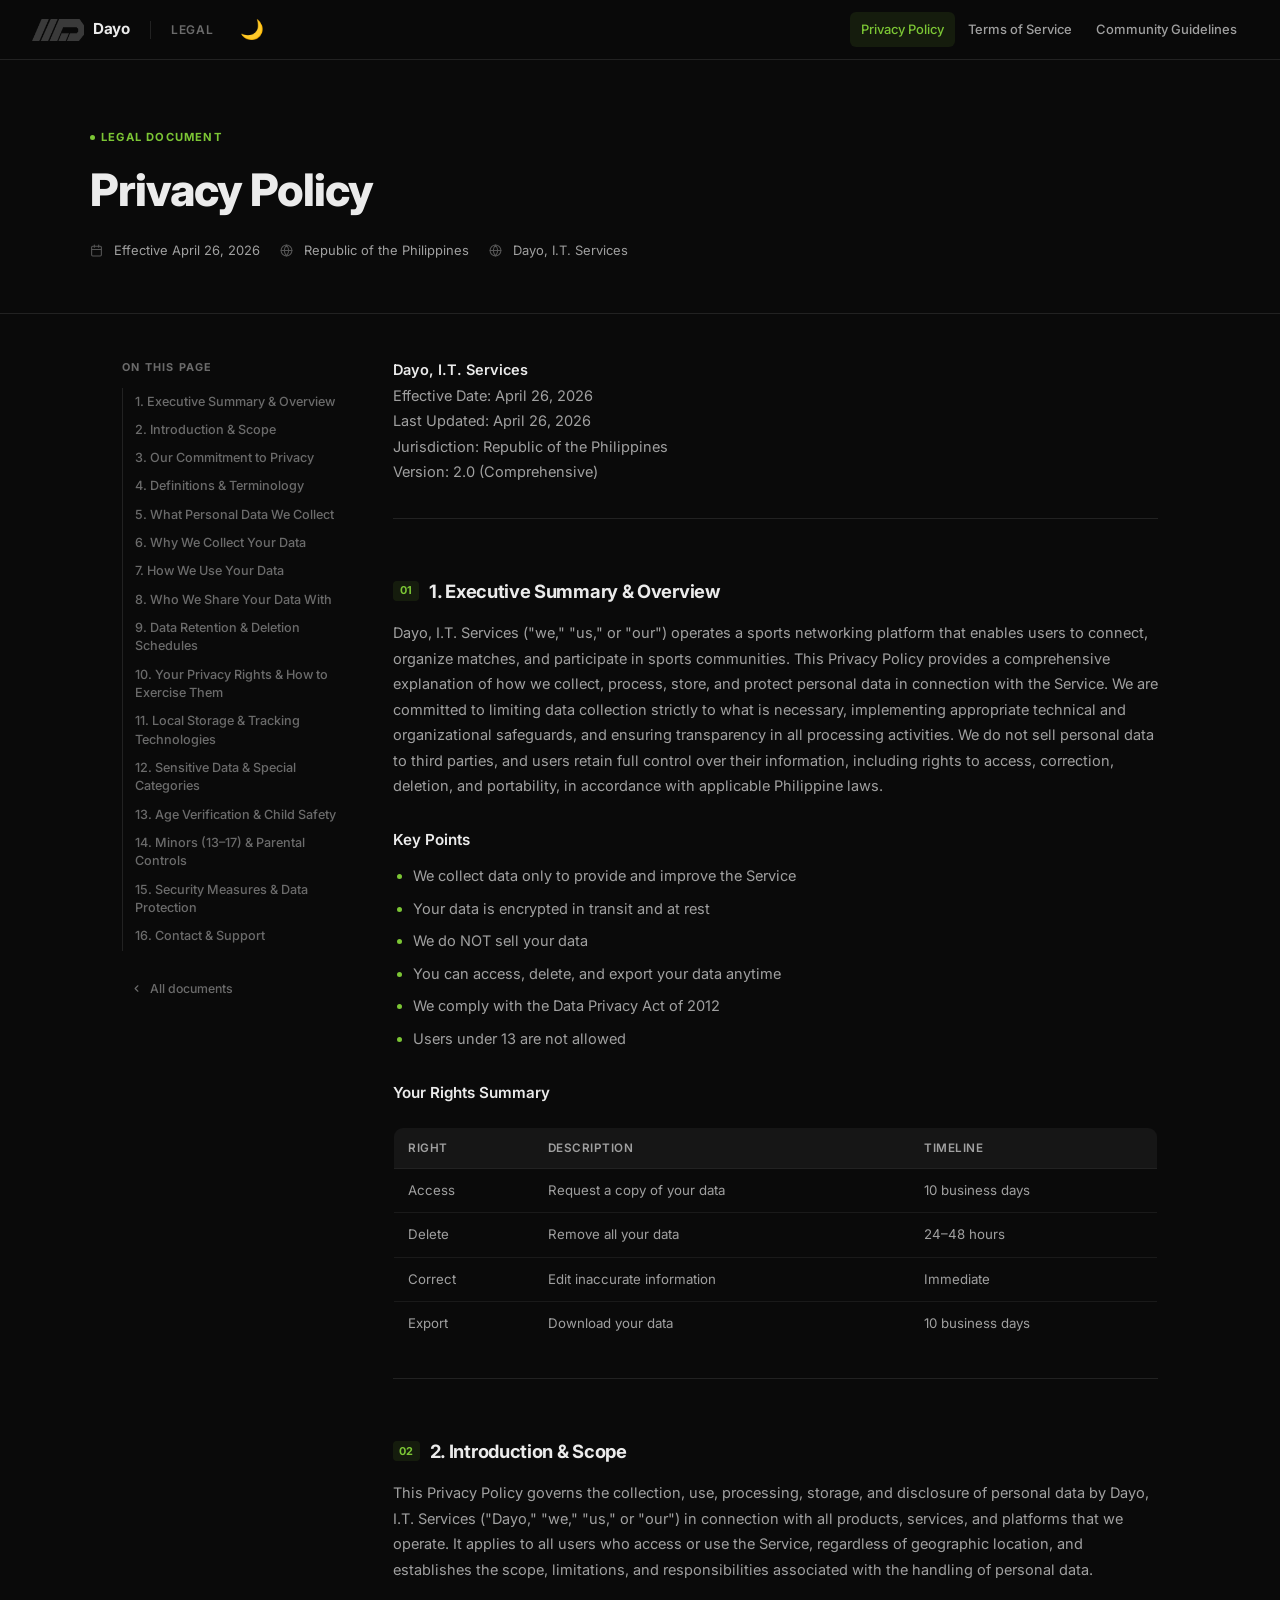
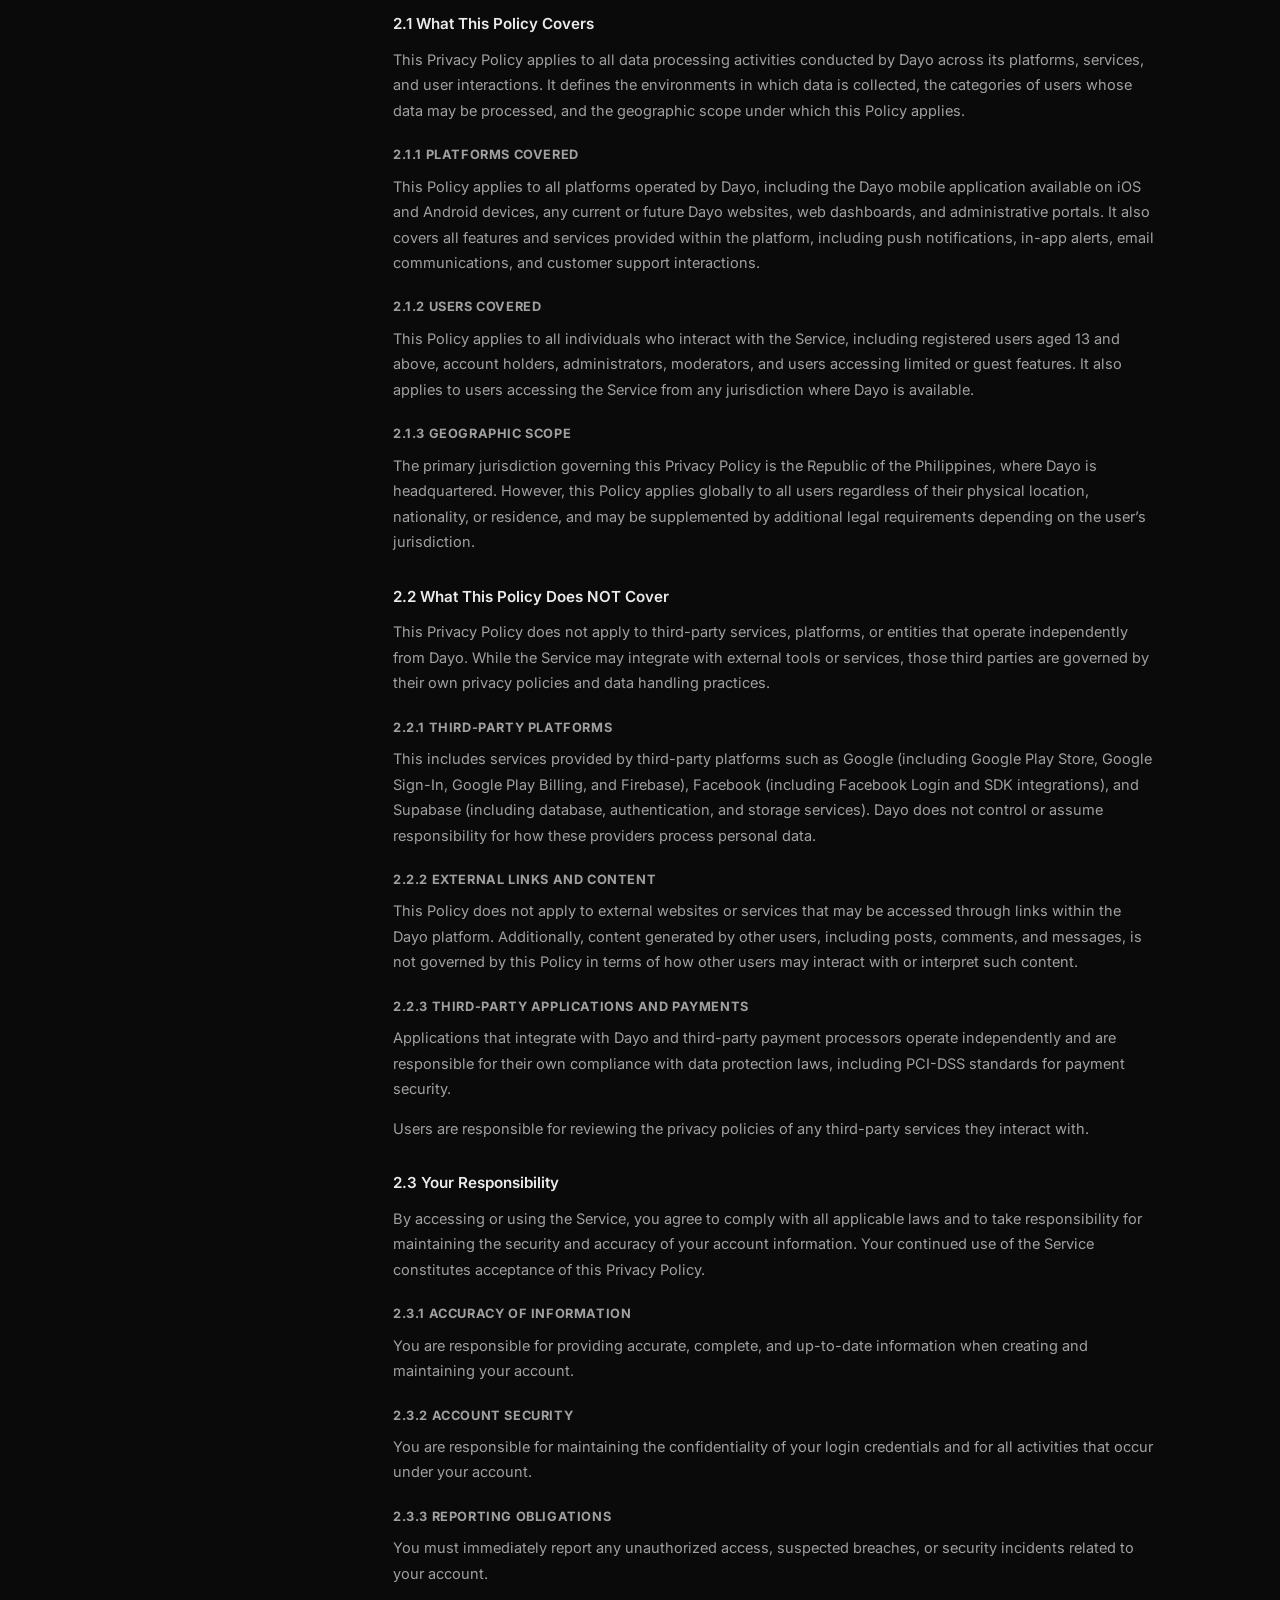
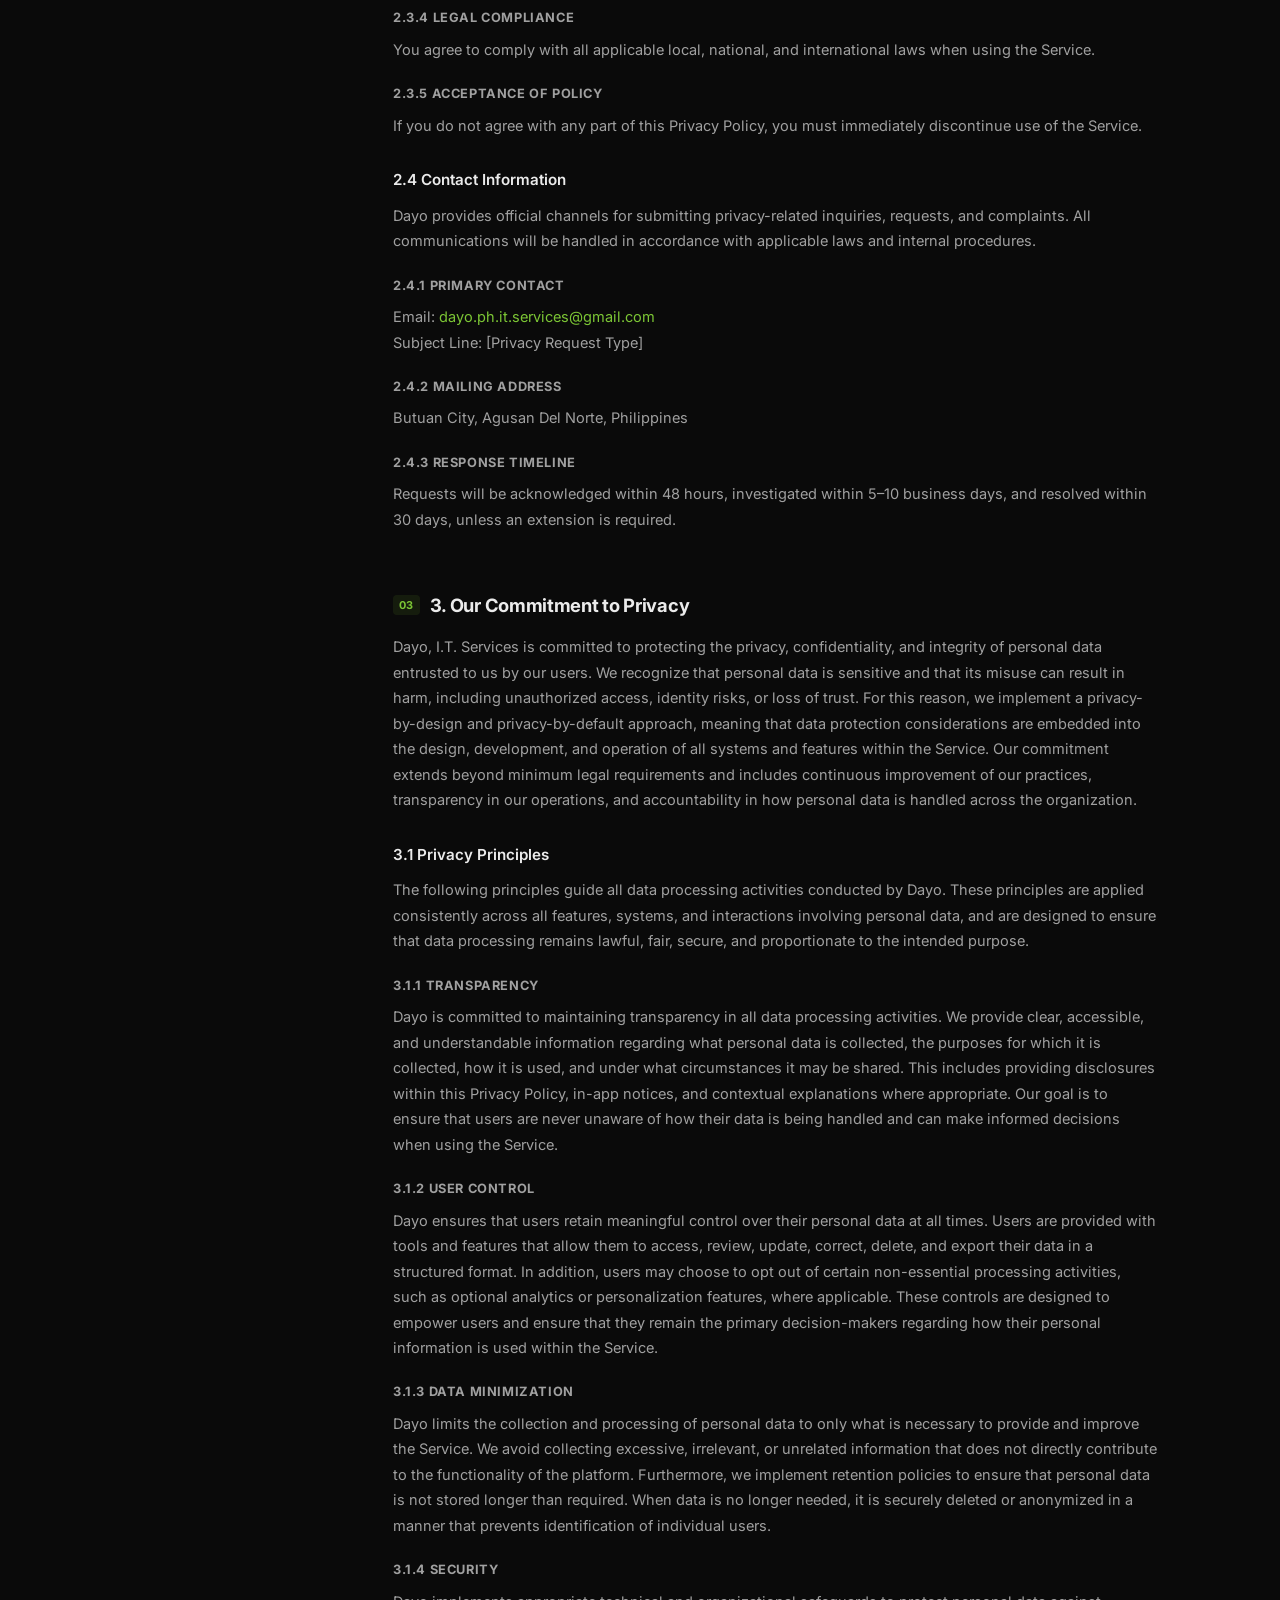
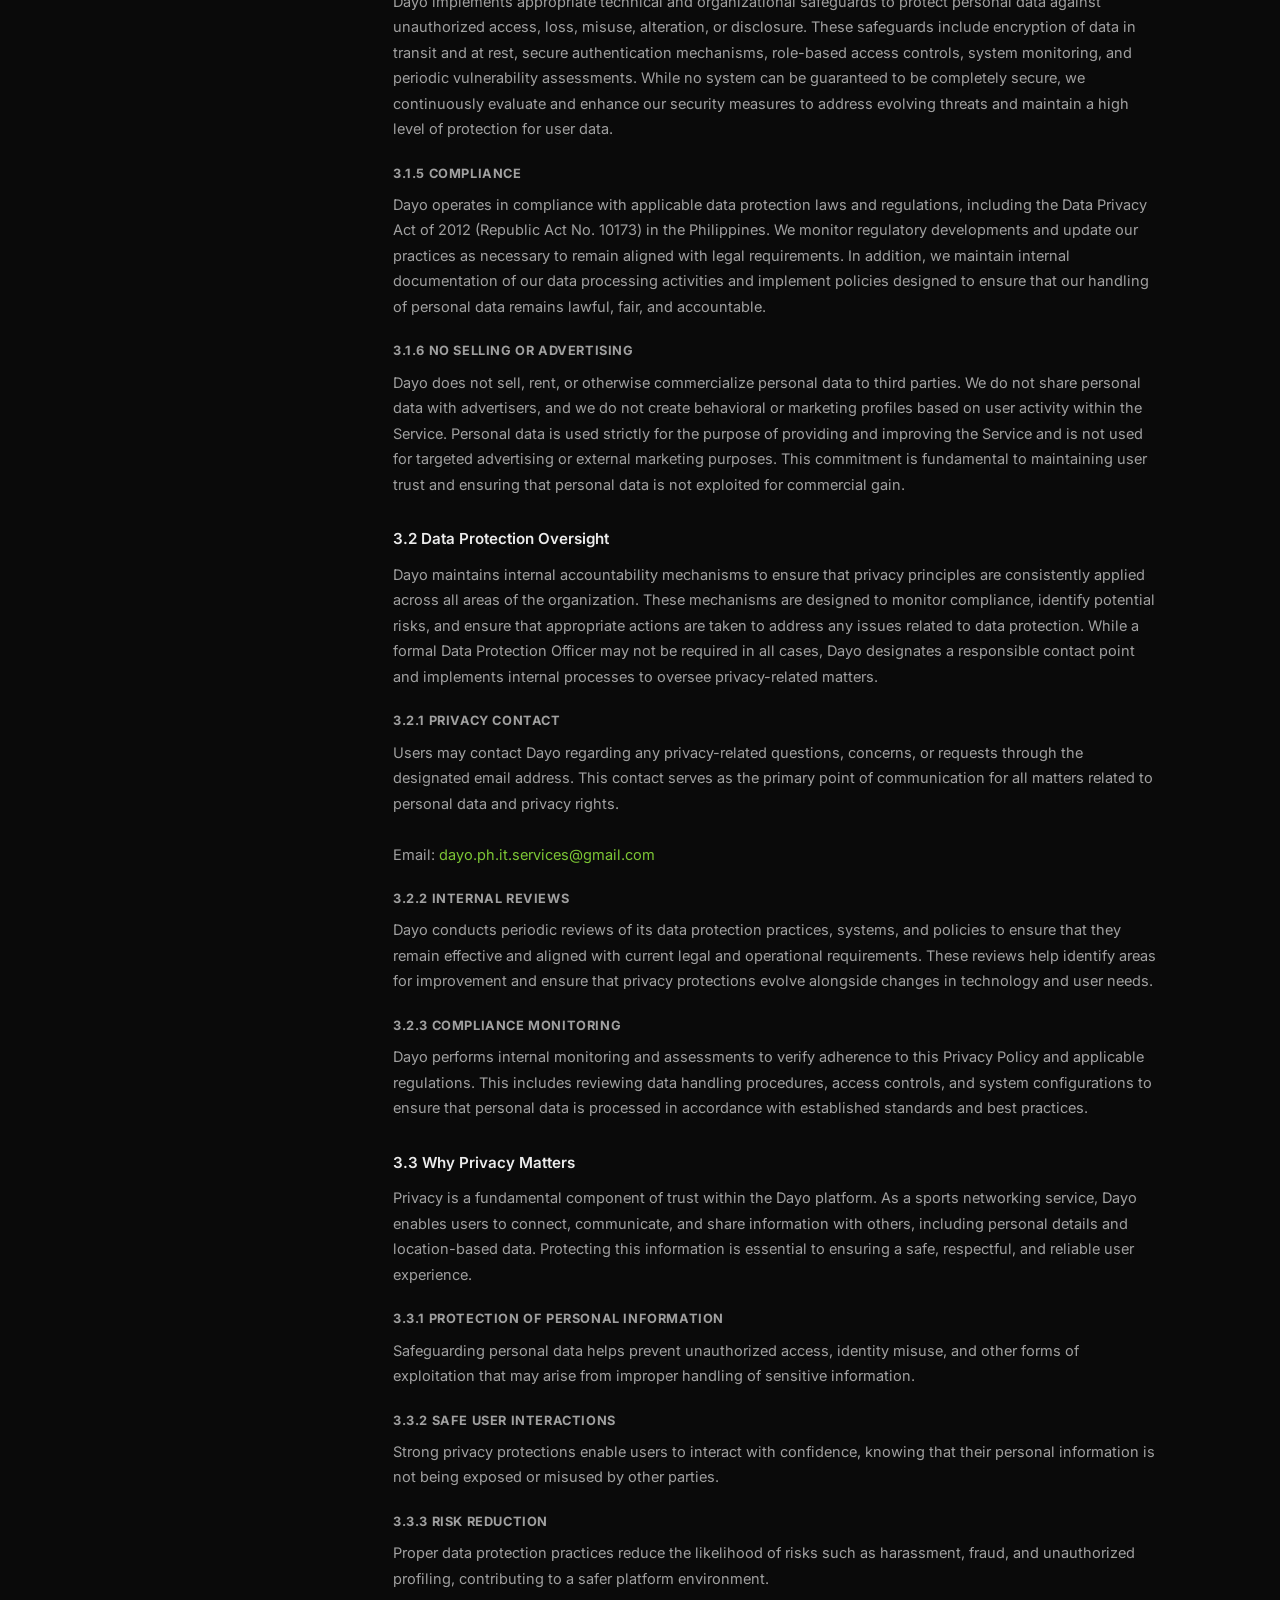
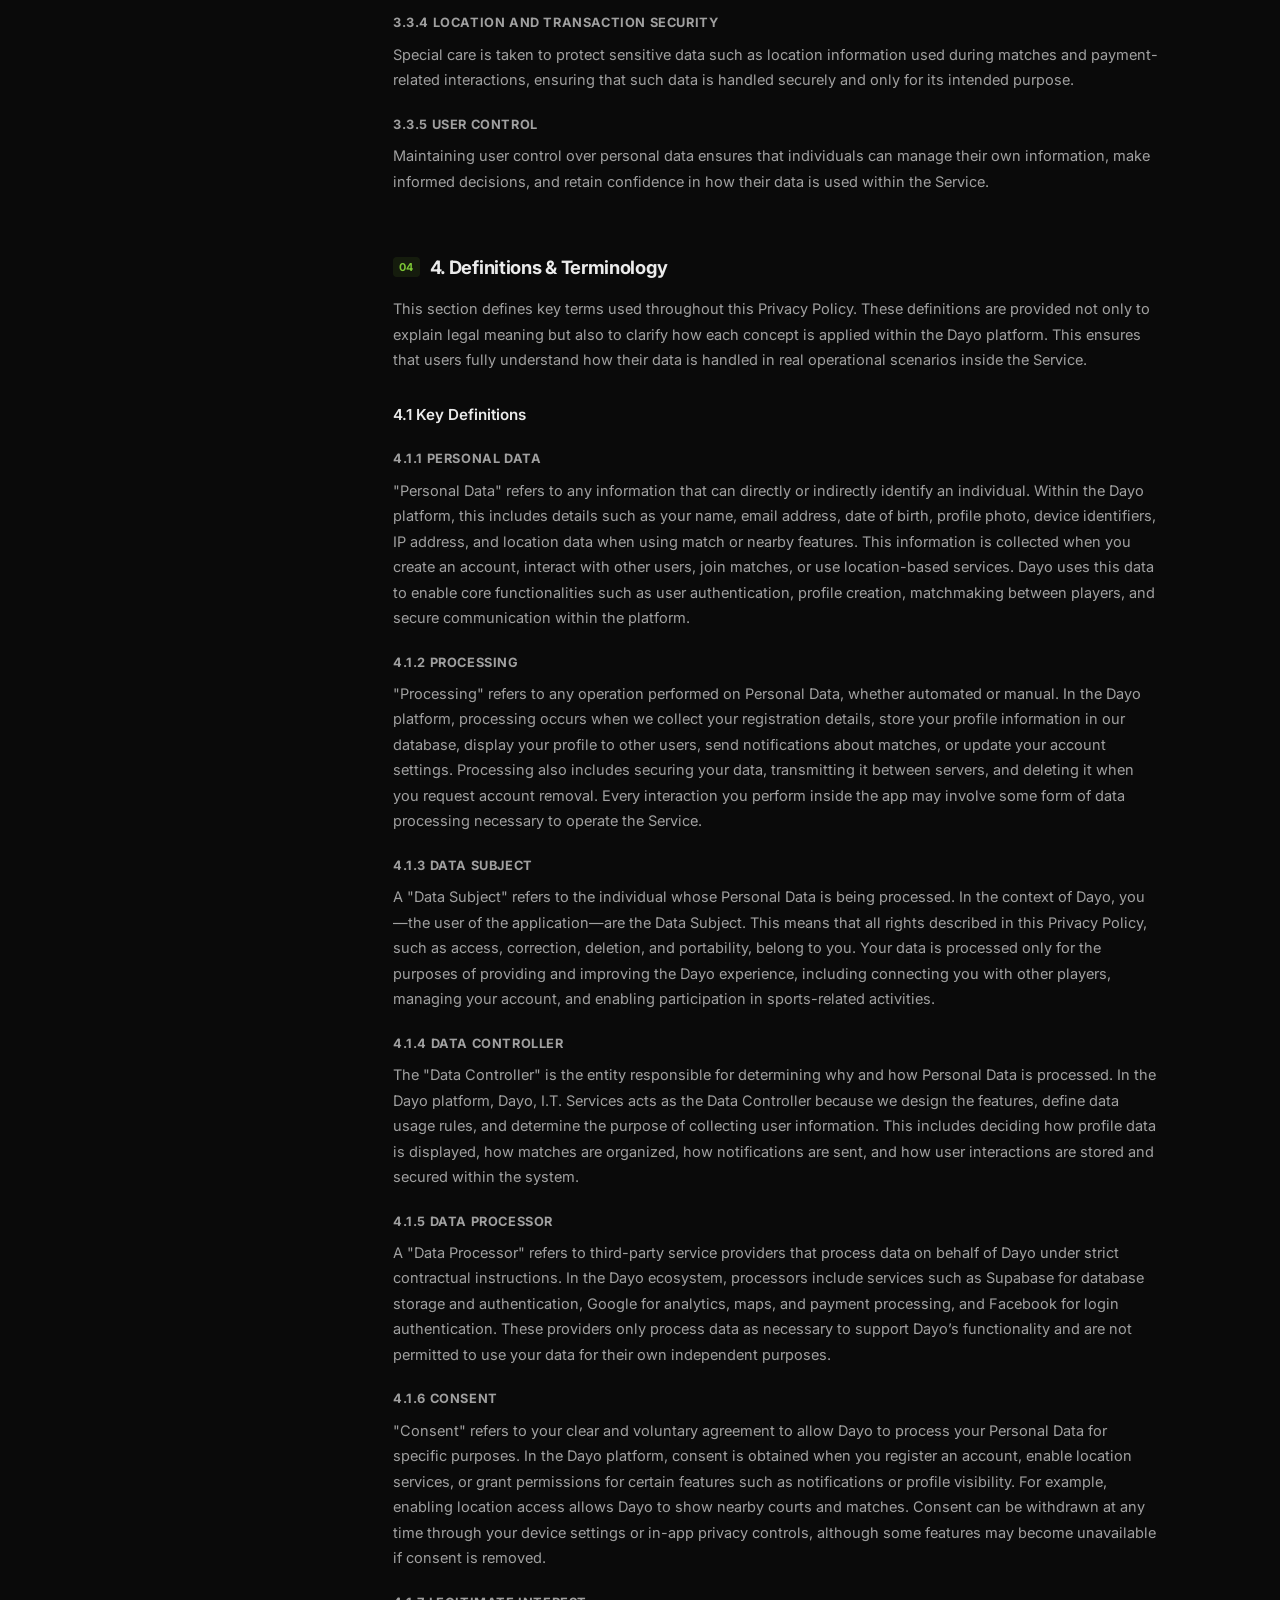
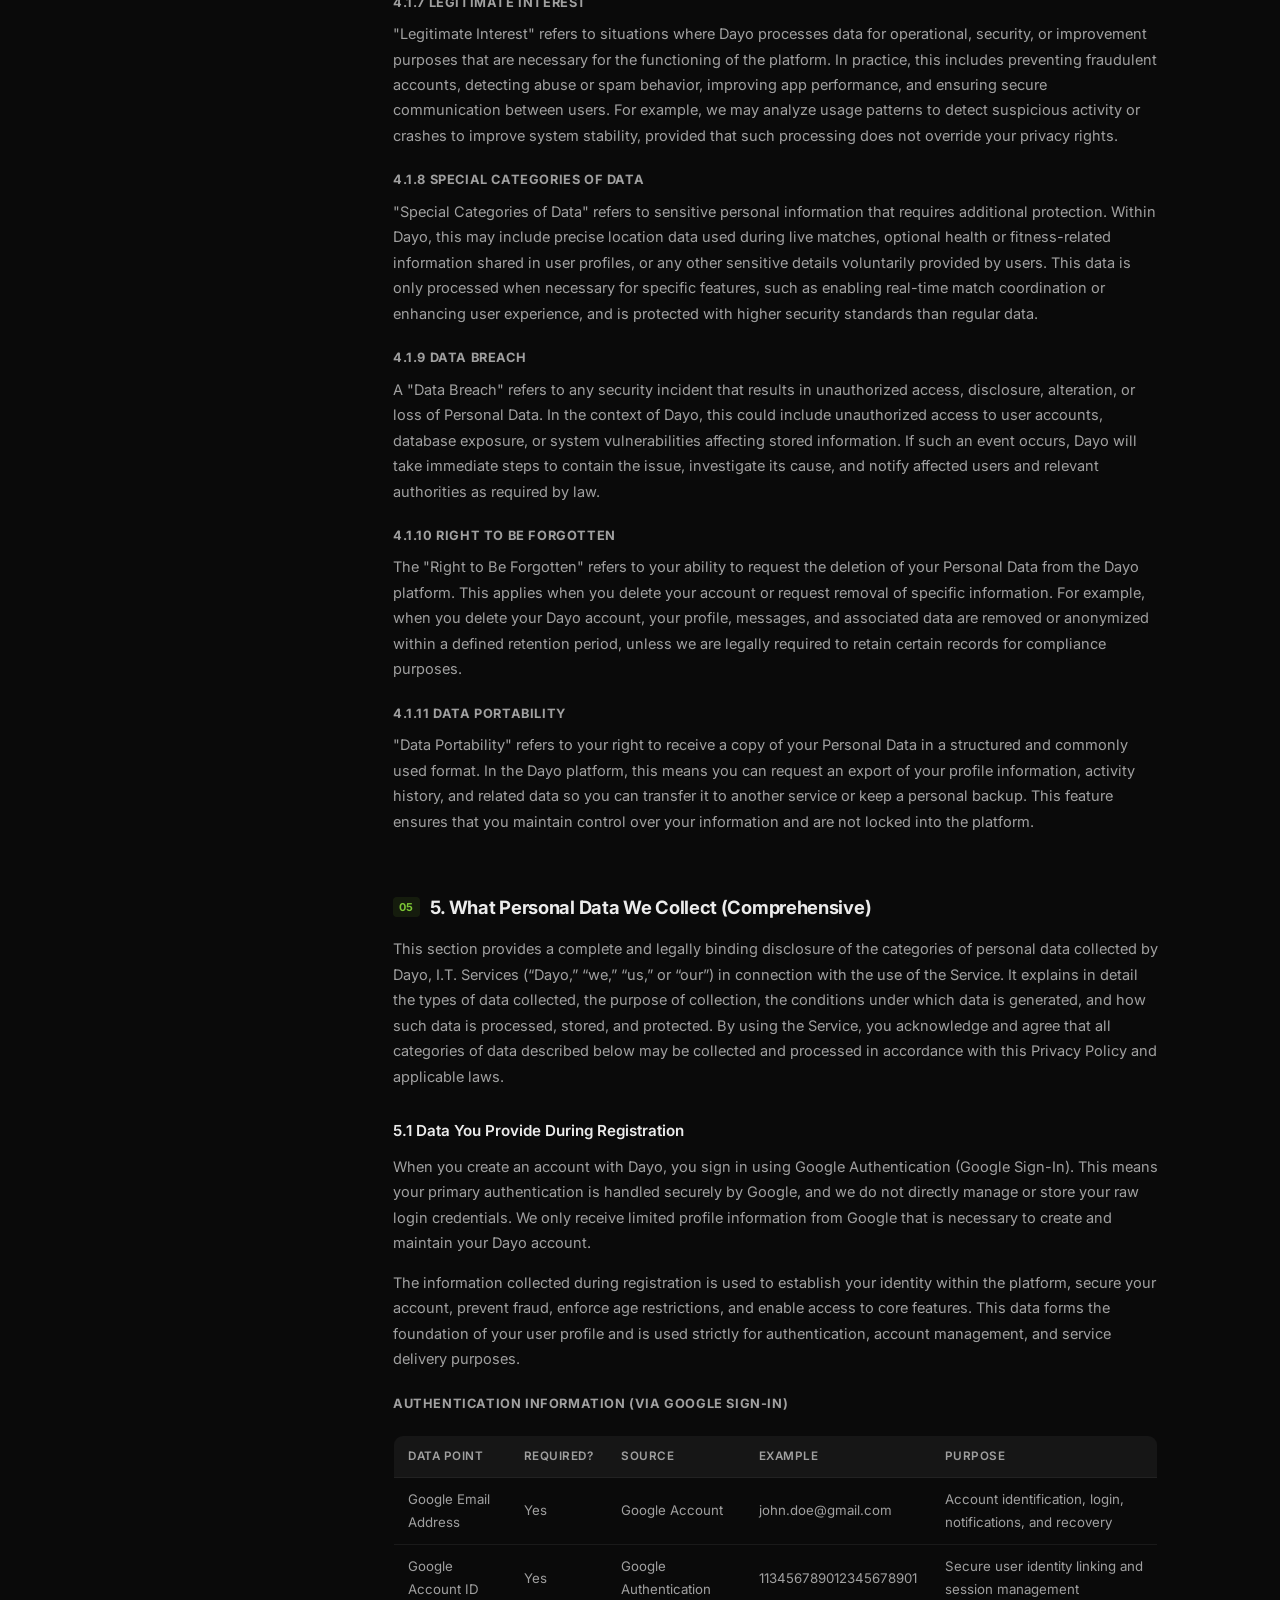
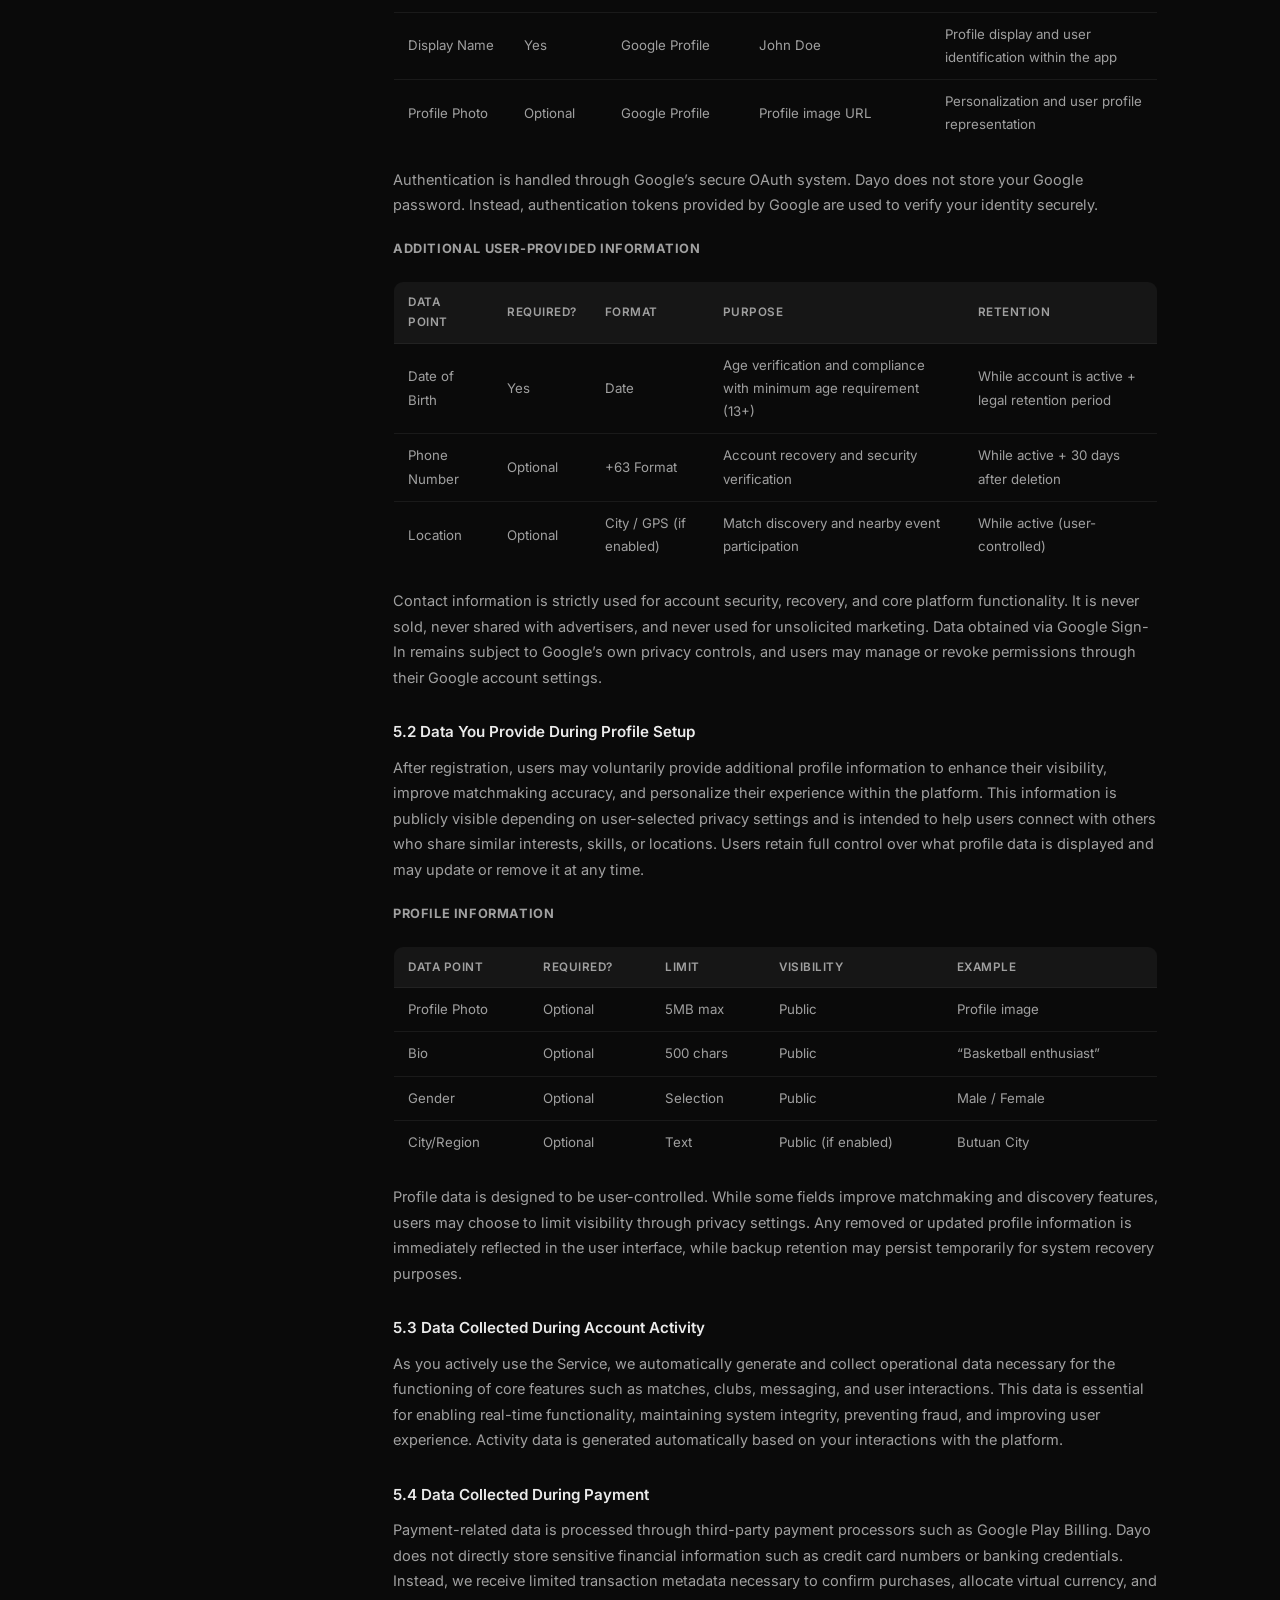
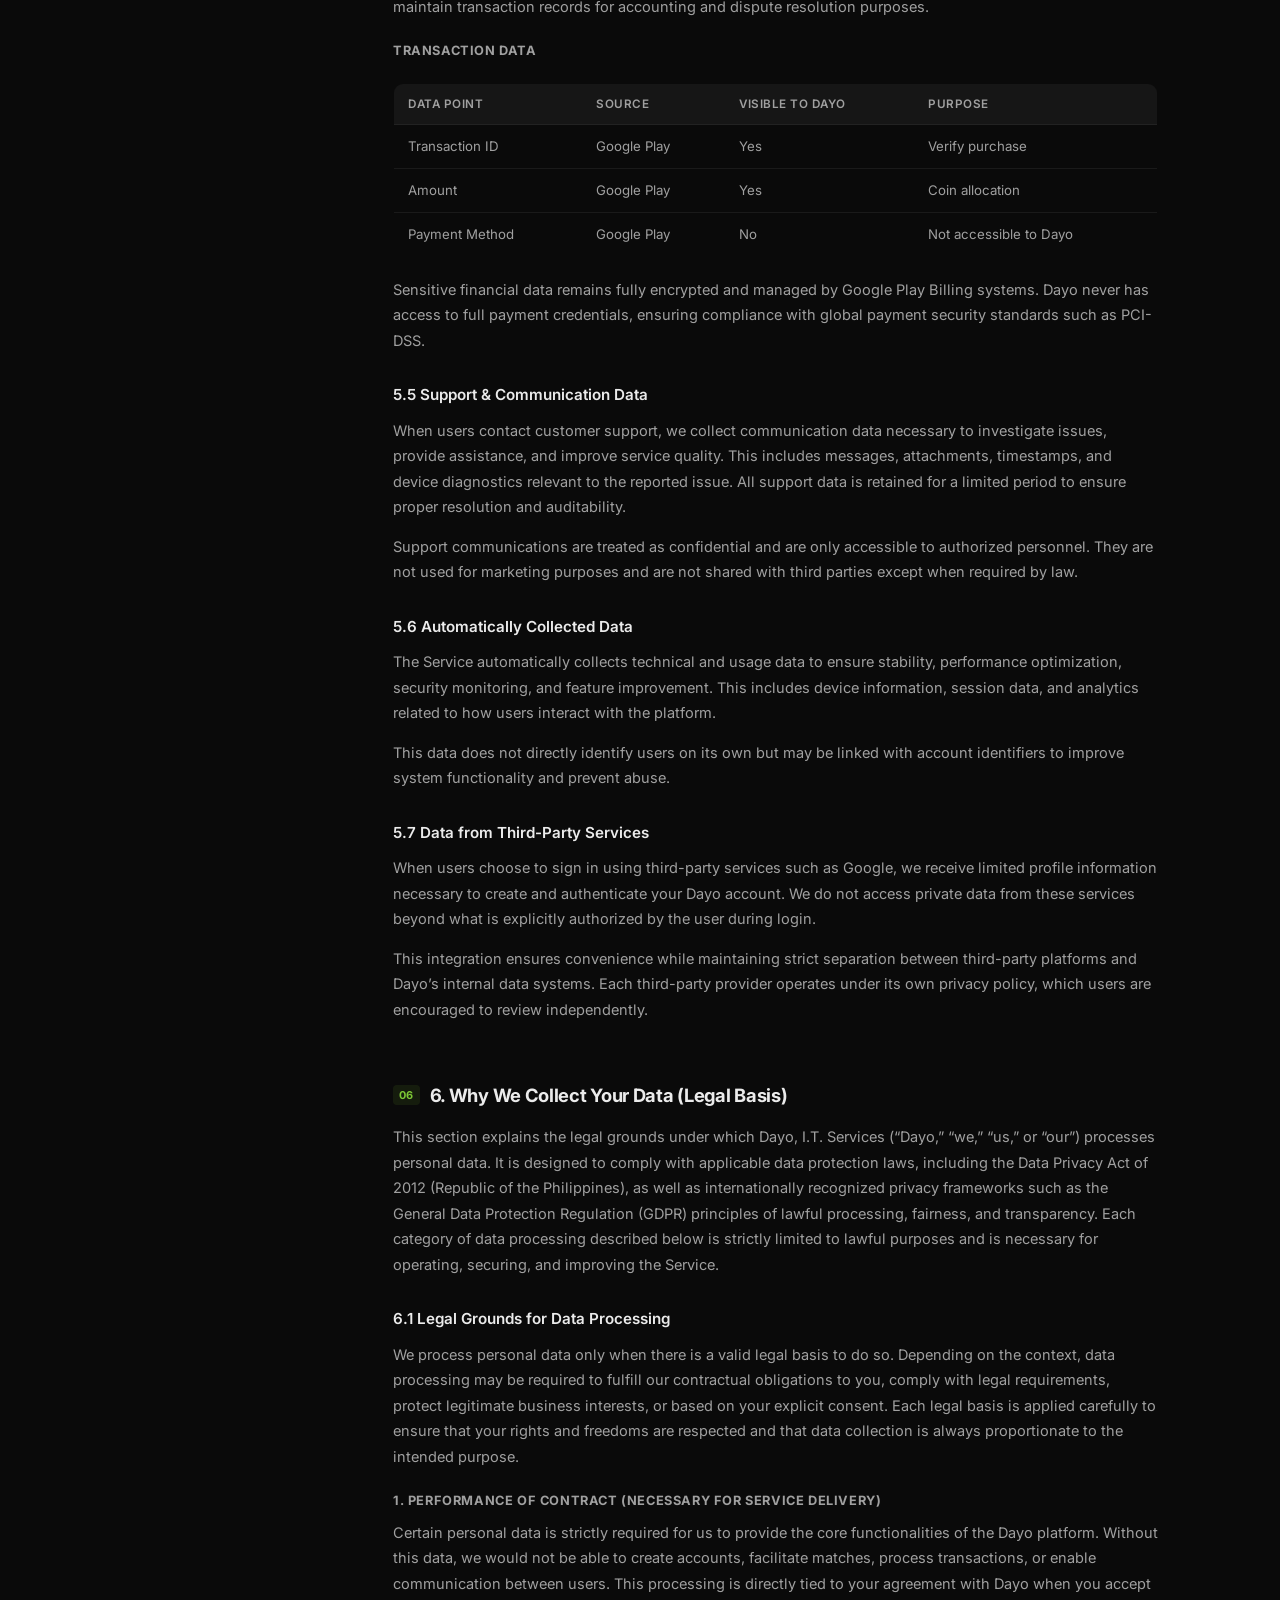
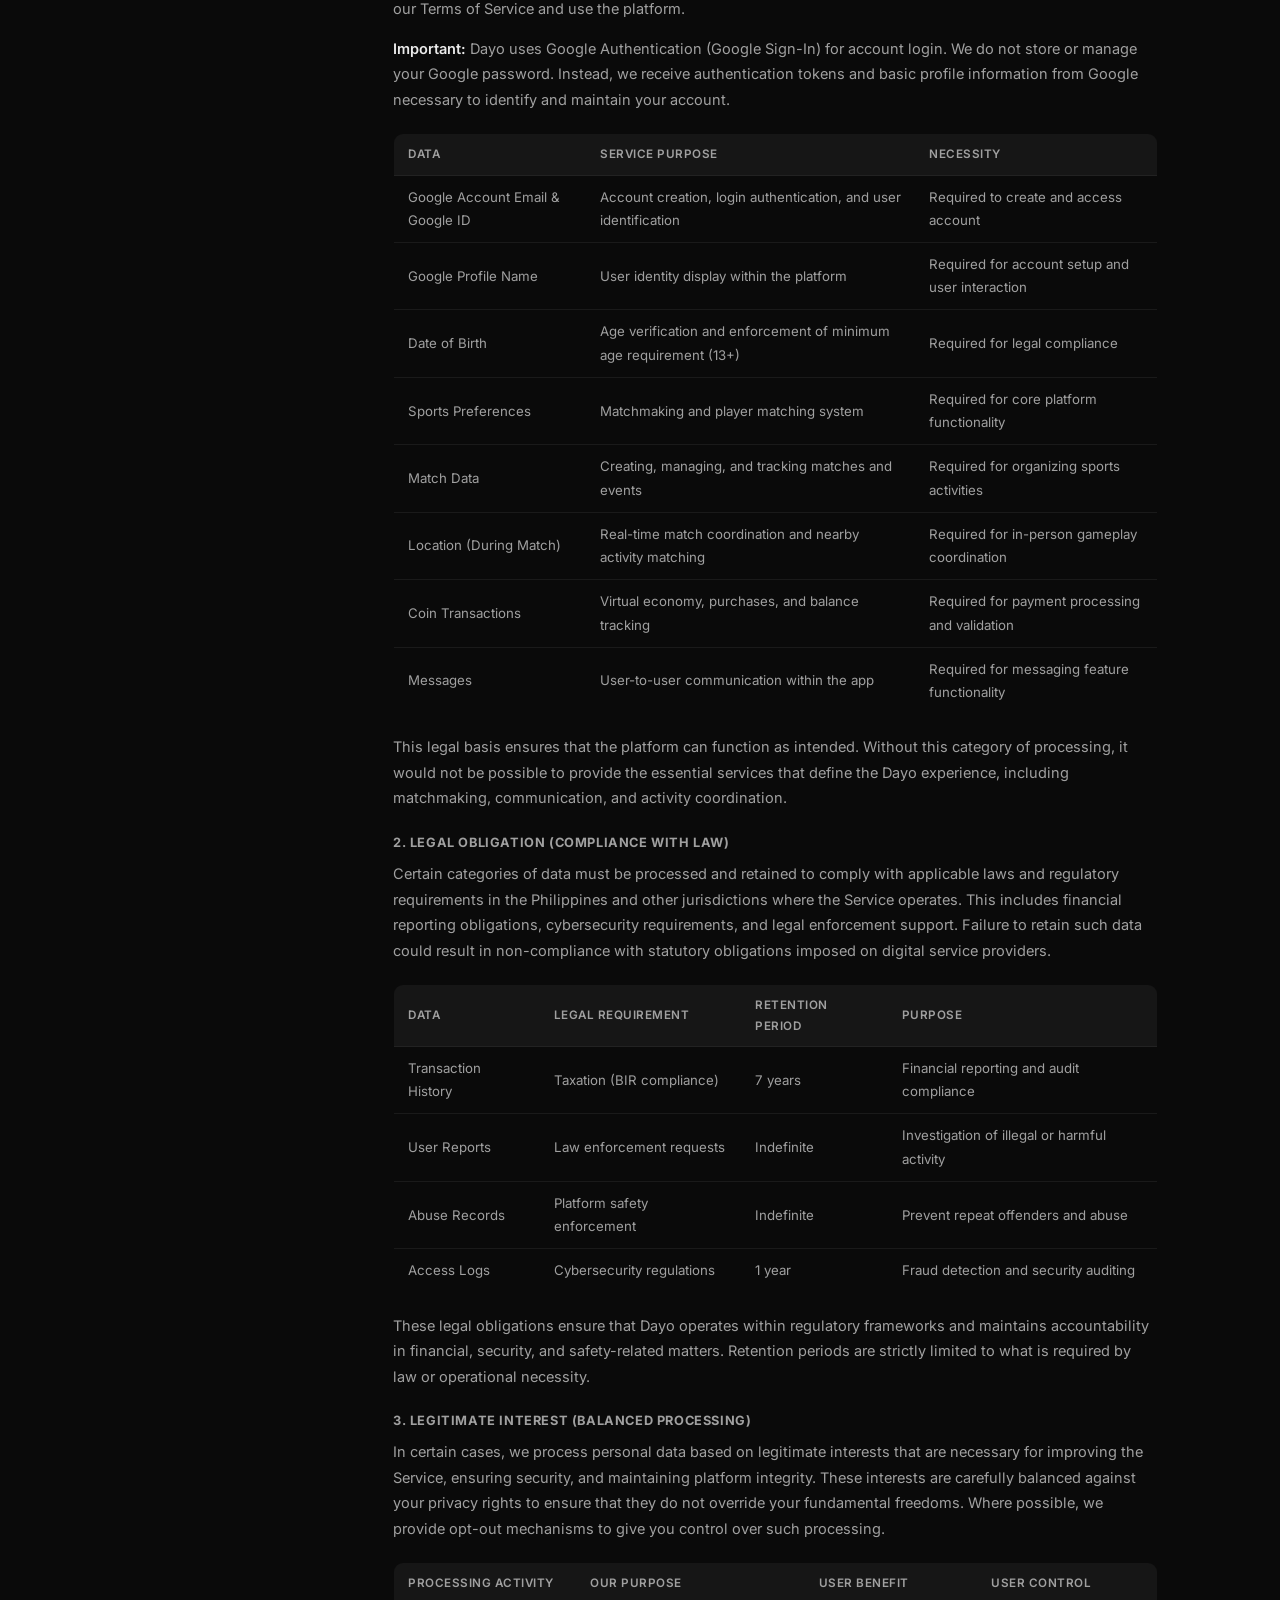
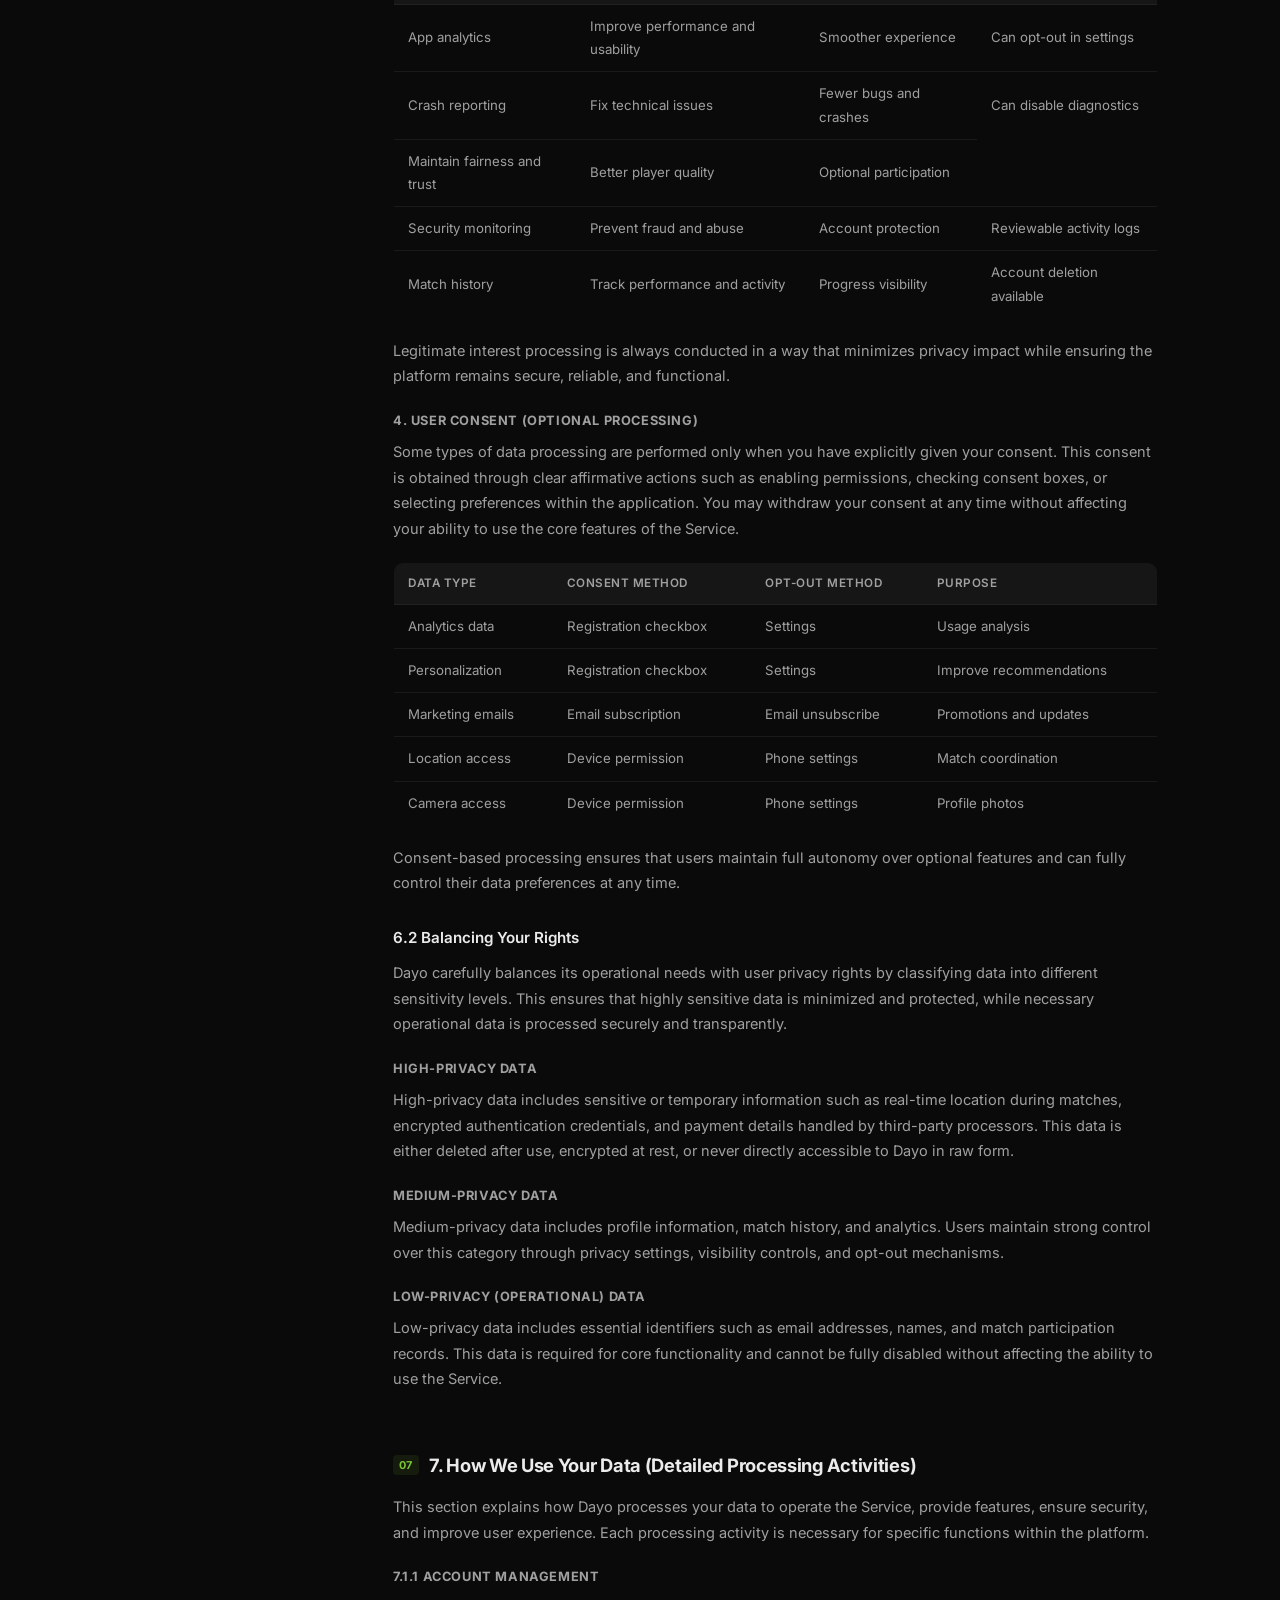
<file: privacy.html>
<!doctype html>
<html lang="en">
  <head>
    <meta charset="UTF-8" />
    <meta name="viewport" content="width=device-width, initial-scale=1.0" />
    <title>Privacy Policy – Dayo</title>
    <meta
      name="description"
      content="Dayo Privacy Policy – sports networking platform, Philippines."
    />
    <link rel="icon" href="assets/Dayo-green.png" type="image/png" />
    <link rel="preconnect" href="https://fonts.googleapis.com" />
    <link rel="preconnect" href="https://fonts.gstatic.com" crossorigin />
    <style>
      @import url("https://fonts.googleapis.com/css2?family=Inter:wght@400;500;600;700;800&display=swap");

      *,
      *::before,
      *::after {
        box-sizing: border-box;
        margin: 0;
        padding: 0;
      }

      :root {
        --green: #7cc635;
        --green-dim: rgba(124, 198, 53, 0.1);
        --green-ring: rgba(124, 198, 53, 0.25);
        --dark: #0a0a0a;
        --surface: #111111;
        --card: #161616;
        --border: #222222;
        --border-sub: #1a1a1a;
        --text: #ebebeb;
        --text-sub: #a0a0a0;
        --text-dim: #6b6b6b;
      }

      /* Light theme */
      body.light-theme {
        --dark: #ffffff;
        --surface: #f8f8f8;
        --card: #f0f0f0;
        --border: #e0e0e0;
        --border-sub: #ececec;
        --text: #1a1a1a;
        --text-sub: #666666;
        --text-dim: #999999;
      }

      body.light-theme header {
        background: rgba(255, 255, 255, 0.88);
      }

      body.light-theme .content blockquote {
        background: rgba(124, 198, 53, 0.06);
      }

      html {
        scroll-behavior: smooth;
        font-size: 16px;
      }

      body {
        font-family:
          "Inter",
          -apple-system,
          BlinkMacSystemFont,
          sans-serif;
        background: var(--dark);
        color: var(--text);
        line-height: 1.75;
        -webkit-font-smoothing: antialiased;
      }

      /* ── Progress bar ── */
      #progress {
        position: fixed;
        top: 0;
        left: 0;
        z-index: 200;
        height: 2px;
        width: 0%;
        background: linear-gradient(90deg, var(--green), #a8e05f);
        transition: width 0.1s linear;
        pointer-events: none;
      }

      /* ── Top bar ── */
      header {
        position: sticky;
        top: 0;
        z-index: 100;
        background: rgba(10, 10, 10, 0.88);
        backdrop-filter: blur(20px) saturate(180%);
        -webkit-backdrop-filter: blur(20px) saturate(180%);
        border-bottom: 1px solid var(--border);
        padding: 0 32px;
        height: 60px;
        display: flex;
        align-items: center;
        gap: 20px;
        justify-content: space-between;
      }
      .header-left {
        display: flex;
        align-items: center;
        gap: 20px;
      }
      .header-logo {
        display: flex;
        align-items: center;
        gap: 9px;
        text-decoration: none;
        flex-shrink: 0;
      }
      .header-logo img {
        width: clamp(28px, 6vw, 52px);
        height: clamp(12px, 2.5vw, 22px);
        display: block;
      }
      .header-logo .logo-mark {
        width: clamp(28px, 6vw, 32px);
        height: clamp(28px, 6vw, 32px);
        border-radius: 7px;
        background: var(--green);
        display: flex;
        align-items: center;
        justify-content: center;
        font-size: clamp(0.6rem, 1.5vw, 0.8rem);
        font-weight: 900;
        color: #000;
        letter-spacing: -0.5px;
        flex-shrink: 0;
      }
      .header-logo .logo-text {
        font-size: 0.95rem;
        font-weight: 700;
        color: var(--text);
        letter-spacing: -0.3px;
      }
      .header-logo .logo-text span {
        color: var(--green);
      }
      .header-divider {
        width: 1px;
        height: 18px;
        background: var(--border);
        flex-shrink: 0;
      }
      .header-label {
        font-size: 0.75rem;
        font-weight: 600;
        color: var(--text-dim);
        text-transform: uppercase;
        letter-spacing: 0.8px;
        white-space: nowrap;
      }
      .header-right {
        display: flex;
        align-items: center;
        gap: 12px;
      }
      #theme-toggle {
        background: none;
        border: none;
        cursor: pointer;
        color: var(--text-sub);
        font-size: 1.2rem;
        padding: 6px 8px;
        border-radius: 6px;
        transition: all 0.15s;
        display: flex;
        align-items: center;
        justify-content: center;
        width: 36px;
        height: 36px;
      }
      #theme-toggle:hover {
        background: var(--card);
        color: var(--text);
      }
      #menu-toggle {
        display: none;
        background: none;
        border: none;
        color: var(--text-sub);
        font-size: clamp(1rem, 2.5vw, 1.4rem);
        cursor: pointer;
        padding: 0;
        width: clamp(28px, 6vw, 32px);
        height: clamp(28px, 6vw, 32px);
        flex-direction: column;
        justify-content: center;
        align-items: center;
        gap: clamp(3px, 1vw, 5px);
      }
      #menu-toggle span {
        width: clamp(18px, 5vw, 24px);
        height: clamp(1.5px, 0.3vw, 2px);
        background: var(--text-sub);
        transition: all 0.3s;
        border-radius: 1px;
        display: block;
      }
      #menu-toggle.active span:nth-child(1) {
        transform: translateY(7px) rotate(45deg);
      }
      #menu-toggle.active span:nth-child(2) {
        opacity: 0;
      }
      #menu-toggle.active span:nth-child(3) {
        transform: translateY(-7px) rotate(-45deg);
      }
      header nav {
        margin-left: auto;
        display: flex;
        gap: 2px;
      }
      header nav a {
        color: var(--text-sub);
        text-decoration: none;
        font-size: 0.81rem;
        font-weight: 500;
        padding: 6px 11px;
        border-radius: 6px;
        transition: all 0.15s;
        white-space: nowrap;
      }
      header nav a:hover {
        color: var(--text);
        background: var(--card);
      }
      header nav a.active {
        color: var(--green);
        background: var(--green-dim);
      }

      /* ── Hero ── */
      .hero {
        border-bottom: 1px solid var(--border);
        padding: 60px 32px 52px;
      }
      .hero-inner {
        max-width: 1100px;
        margin: 0 auto;
      }
      .hero-eyebrow {
        display: inline-flex;
        align-items: center;
        gap: 6px;
        font-size: 0.7rem;
        font-weight: 700;
        letter-spacing: 1.2px;
        text-transform: uppercase;
        color: var(--green);
        margin-bottom: 18px;
      }
      .hero-eyebrow::before {
        content: "";
        display: inline-block;
        width: 5px;
        height: 5px;
        border-radius: 50%;
        background: var(--green);
      }
      .hero h1 {
        font-size: clamp(1.8rem, 4vw, 2.8rem);
        font-weight: 800;
        letter-spacing: -1px;
        line-height: 1.15;
        color: var(--text);
        max-width: 680px;
      }
      .hero-meta {
        display: flex;
        flex-wrap: wrap;
        gap: 20px;
        margin-top: 22px;
      }
      .hero-meta-item {
        display: flex;
        align-items: center;
        gap: 7px;
        font-size: 0.81rem;
        color: var(--text-sub);
      }
      .hero-meta-item svg {
        flex-shrink: 0;
        opacity: 0.5;
      }

      /* ── Two-column layout ── */
      .page-body {
        max-width: 1100px;
        margin: 0 auto;
        padding: 0 32px 100px;
        display: grid;
        grid-template-columns: 215px 1fr;
        gap: 56px;
        align-items: start;
      }

      /* ── Sidebar TOC ── */
      .sidebar {
        position: sticky;
        top: 80px;
        padding-top: 44px;
      }
      .toc-label {
        font-size: 0.68rem;
        font-weight: 700;
        letter-spacing: 1.2px;
        text-transform: uppercase;
        color: var(--text-dim);
        margin-bottom: 10px;
      }
      .toc-list {
        list-style: none;
      }
      .toc-list a {
        display: block;
        color: var(--text-dim);
        text-decoration: none;
        font-size: 0.79rem;
        font-weight: 500;
        line-height: 1.45;
        padding: 5px 0 5px 12px;
        border-left: 1.5px solid var(--border);
        transition: all 0.15s;
      }
      .toc-list a:hover {
        color: var(--text-sub);
        border-left-color: var(--text-dim);
      }
      .toc-list a.toc-active {
        color: var(--green);
        border-left-color: var(--green);
        font-weight: 600;
      }
      .toc-back {
        display: inline-flex;
        align-items: center;
        gap: 5px;
        font-size: 0.77rem;
        font-weight: 500;
        color: var(--text-dim);
        text-decoration: none;
        margin-top: 22px;
        padding: 5px 9px;
        border-radius: 6px;
        transition: all 0.15s;
      }
      .toc-back:hover {
        color: var(--text);
        background: var(--card);
      }

      /* ── Main content ── */
      .content {
        padding-top: 44px;
        min-width: 0;
      }
      .content h1 {
        display: none;
      }

      .content h2 {
        font-size: 1.15rem;
        font-weight: 700;
        letter-spacing: -0.3px;
        color: var(--text);
        margin: 56px 0 14px;
        scroll-margin-top: 80px;
        display: flex;
        align-items: center;
        gap: 10px;
      }
      .content h2 .section-num {
        display: inline-flex;
        align-items: center;
        justify-content: center;
        min-width: 26px;
        height: 20px;
        font-size: 0.68rem;
        font-weight: 700;
        color: var(--green);
        background: var(--green-dim);
        border-radius: 4px;
        padding: 0 6px;
        letter-spacing: 0.3px;
        flex-shrink: 0;
      }
      .content h3 {
        font-size: 0.95rem;
        font-weight: 600;
        color: var(--text);
        margin: 28px 0 10px;
      }
      .content h4 {
        font-size: 0.8rem;
        font-weight: 700;
        color: var(--text-sub);
        margin: 20px 0 8px;
        text-transform: uppercase;
        letter-spacing: 0.6px;
      }
      .content > *:first-child {
        margin-top: 0 !important;
      }
      .content p {
        margin-bottom: 14px;
        color: var(--text-sub);
        font-size: 0.91rem;
      }
      .content strong {
        color: var(--text);
        font-weight: 600;
      }
      .content em {
        color: var(--text-dim);
      }
      .content a {
        color: var(--green);
        text-decoration: none;
      }
      .content a:hover {
        text-decoration: underline;
      }
      .content ul,
      .content ol {
        padding-left: 20px;
        margin-bottom: 14px;
      }
      .content li {
        margin-bottom: 7px;
        color: var(--text-sub);
        font-size: 0.91rem;
      }
      .content li::marker {
        color: var(--green);
      }

      /* ── Tables ── */
      .content table {
        width: 100%;
        border-collapse: collapse;
        margin: 20px 0;
        font-size: 0.83rem;
        border-radius: 10px;
        overflow: hidden;
        border: 1px solid var(--border);
      }
      .content th {
        background: var(--card);
        color: var(--text-sub);
        padding: 10px 14px;
        text-align: left;
        font-size: 0.73rem;
        font-weight: 600;
        text-transform: uppercase;
        letter-spacing: 0.5px;
        border-bottom: 1px solid var(--border);
      }
      .content td {
        padding: 10px 14px;
        border-top: 1px solid var(--border-sub);
        color: var(--text-sub);
      }
      .content tr:hover td {
        background: rgba(255, 255, 255, 0.015);
      }

      /* ── Blockquote ── */
      .content blockquote {
        border-left: 2px solid var(--green);
        background: rgba(124, 198, 53, 0.04);
        padding: 14px 18px;
        border-radius: 0 8px 8px 0;
        margin: 18px 0;
      }
      .content blockquote p {
        color: var(--text-sub);
        margin: 0;
      }
      .content hr {
        border: none;
        border-top: 1px solid var(--border);
        margin: 32px 0;
      }

      /* ── Footer ── */
      footer {
        border-top: 1px solid var(--border);
        background: var(--surface);
      }
      .footer-inner {
        max-width: 1100px;
        margin: 0 auto;
        padding: 40px 32px;
        display: flex;
        flex-wrap: wrap;
        gap: 32px;
        justify-content: space-between;
        align-items: flex-start;
      }
      .footer-brand .logo-row {
        display: flex;
        align-items: center;
        gap: 8px;
        margin-bottom: 8px;
      }
      .footer-brand .logo-mark {
        width: 22px;
        height: 22px;
        border-radius: 5px;
        background: var(--green);
        display: flex;
        align-items: center;
        justify-content: center;
        font-size: 0.65rem;
        font-weight: 900;
        color: #000;
      }
      .footer-brand .brand-name {
        font-size: 0.88rem;
        font-weight: 700;
        color: var(--text);
      }
      .footer-brand p {
        font-size: 0.77rem;
        color: var(--text-dim);
        line-height: 1.55;
        max-width: 220px;
      }
      .footer-nav {
        display: flex;
        gap: 40px;
        flex-wrap: wrap;
      }
      .footer-col h4 {
        font-size: 0.68rem;
        font-weight: 700;
        letter-spacing: 1px;
        text-transform: uppercase;
        color: var(--text-dim);
        margin-bottom: 12px;
      }
      .footer-col ul {
        list-style: none;
      }
      .footer-col li {
        margin-bottom: 8px;
      }
      .footer-col a {
        font-size: 0.81rem;
        color: var(--text-sub);
        text-decoration: none;
        transition: color 0.15s;
      }
      .footer-col a:hover {
        color: var(--green);
      }
      .footer-bottom {
        border-top: 1px solid var(--border);
        padding: 16px 32px;
        text-align: center;
        font-size: 0.73rem;
        color: var(--text-dim);
      }

      /* ── Index page ── */
      .index-body {
        max-width: 860px;
        margin: 0 auto;
        padding: 60px 32px 100px;
      }
      .index-intro {
        text-align: center;
        max-width: 520px;
        margin: 0 auto 44px;
      }
      .index-intro p {
        font-size: 0.9rem;
        color: var(--text-sub);
        line-height: 1.65;
      }
      .cards {
        display: grid;
        grid-template-columns: repeat(auto-fit, minmax(240px, 1fr));
        gap: 14px;
      }
      .card {
        background: var(--card);
        border: 1px solid var(--border);
        border-radius: 14px;
        padding: 26px 22px;
        text-decoration: none;
        color: var(--text);
        transition:
          border-color 0.2s,
          transform 0.2s;
        display: flex;
        flex-direction: column;
        gap: 8px;
        position: relative;
        overflow: hidden;
      }
      .card::after {
        content: "";
        position: absolute;
        top: 0;
        left: 0;
        right: 0;
        height: 1px;
        background: linear-gradient(
          90deg,
          transparent,
          var(--green-ring),
          transparent
        );
        opacity: 0;
        transition: opacity 0.3s;
      }
      .card:hover {
        border-color: rgba(124, 198, 53, 0.35);
        transform: translateY(-2px);
      }
      .card:hover::after {
        opacity: 1;
      }
      .card-icon {
        width: 38px;
        height: 38px;
        border-radius: 9px;
        background: var(--green-dim);
        border: 1px solid var(--green-ring);
        display: flex;
        align-items: center;
        justify-content: center;
        margin-bottom: 4px;
        color: var(--green);
      }
      .card-title {
        font-size: 0.97rem;
        font-weight: 700;
        color: var(--text);
      }
      .card-desc {
        font-size: 0.81rem;
        color: var(--text-sub);
        line-height: 1.55;
        flex: 1;
      }
      .card-link {
        font-size: 0.79rem;
        color: var(--green);
        font-weight: 600;
        display: flex;
        align-items: center;
        gap: 4px;
        margin-top: 6px;
      }
      .info-box {
        background: var(--card);
        border: 1px solid var(--border);
        border-radius: 12px;
        padding: 22px 26px;
        margin-top: 32px;
      }
      .info-box h3 {
        font-size: 0.72rem;
        font-weight: 700;
        letter-spacing: 0.8px;
        text-transform: uppercase;
        color: var(--text-dim);
        margin-bottom: 10px;
      }
      .info-box p {
        font-size: 0.86rem;
        color: var(--text-sub);
        margin-bottom: 5px;
      }
      .info-box a {
        color: var(--green);
        text-decoration: none;
      }
      .info-box a:hover {
        text-decoration: underline;
      }

      /* ── Print ── */
      @media print {
        #progress,
        header,
        .sidebar,
        .toc-back,
        footer {
          display: none !important;
        }
        .page-body {
          display: block;
          padding: 0;
        }
        .content {
          padding: 0;
        }
        body {
          background: #fff;
          color: #000;
        }
        .content h2 {
          color: #000;
        }
        .content p,
        .content li {
          color: #333;
        }
        .section-num {
          background: #eee !important;
          color: #000 !important;
        }
      }

      /* ── Responsive ── */
      @media (max-width: 860px) {
        .page-body {
          grid-template-columns: 1fr;
          gap: 0;
          padding: 0 20px 80px;
        }
        .sidebar {
          display: none;
        }
        .hero,
        .index-body {
          padding-left: 20px;
          padding-right: 20px;
        }
        .footer-inner,
        .footer-bottom {
          padding-left: 20px;
          padding-right: 20px;
        }
        header {
          padding: 0 16px;
          gap: 12px;
        }
        .header-left {
          gap: 12px;
        }
        .header-label {
          display: none;
        }
        .header-divider {
          display: none;
        }
        header nav {
          display: none;
          flex-direction: column;
          position: absolute;
          top: 60px;
          left: 0;
          right: 0;
          background: var(--surface);
          border-bottom: 1px solid var(--border);
          border-radius: 0 0 14px 14px;
          padding: 8px 0;
          gap: 0;
          z-index: 99;
          box-shadow: 0 8px 24px rgba(0, 0, 0, 0.18);
        }
        header nav.active {
          display: flex;
        }
        header nav a {
          display: block;
          padding: 13px 16px;
          margin: 2px 8px;
          width: calc(100% - 16px);
          border-radius: 8px;
          font-size: 0.88rem;
        }
        #menu-toggle {
          display: flex;
        }
        .header-logo .logo-text {
          display: none;
        }
        .header-logo img {
          height: 28px;
          width: auto;
        }
        .header-logo .logo-mark {
          width: 28px;
          height: 28px;
        }
      }
      @media (max-width: 540px) {
        header nav a {
          font-size: 0.85rem;
        }
        .cards {
          grid-template-columns: 1fr;
        }
        #theme-toggle {
          width: 32px;
          height: 32px;
        }
        header {
          padding: 0 12px;
        }
      }
    </style>
  </head>
  <body>
    <div id="progress"></div>
    <header>
      <div class="header-left">
        <a href="index.html" class="header-logo">
          <img src="assets/LogoBig.png" alt="Dayo Logo" />
          <span class="logo-text">Dayo</span>
        </a>
        <div class="header-divider"></div>
        <span class="header-label">Legal</span>
      </div>
      <div class="header-right">
        <button id="theme-toggle" aria-label="Toggle theme">🌙</button>
        <button id="menu-toggle" aria-label="Toggle menu">
          <span></span>
          <span></span>
          <span></span>
        </button>
      </div>
      <nav>
        <a href="privacy.html" class="active">Privacy Policy</a>
        <a href="terms.html">Terms of Service</a>
        <a href="guidelines.html">Community Guidelines</a>
      </nav>
    </header>

    <section class="hero">
      <div class="hero-inner">
        <div class="hero-eyebrow">Legal Document</div>
        <h1>Privacy Policy</h1>
        <div class="hero-meta">
          <div class="hero-meta-item">
            <svg
              width="13"
              height="13"
              viewBox="0 0 24 24"
              fill="none"
              stroke="currentColor"
              stroke-width="2"
              stroke-linecap="round"
              stroke-linejoin="round"
            >
              <rect x="3" y="4" width="18" height="18" rx="2" />
              <line x1="16" y1="2" x2="16" y2="6" />
              <line x1="8" y1="2" x2="8" y2="6" />
              <line x1="3" y1="10" x2="21" y2="10" /></svg
            >&nbsp;Effective April 26, 2026
          </div>
          <div class="hero-meta-item">
            <svg
              width="13"
              height="13"
              viewBox="0 0 24 24"
              fill="none"
              stroke="currentColor"
              stroke-width="2"
              stroke-linecap="round"
              stroke-linejoin="round"
            >
              <circle cx="12" cy="12" r="10" />
              <line x1="2" y1="12" x2="22" y2="12" />
              <path
                d="M12 2a15.3 15.3 0 0 1 4 10 15.3 15.3 0 0 1-4 10 15.3 15.3 0 0 1-4-10 15.3 15.3 0 0 1 4-10z"
              /></svg
            >&nbsp;Republic of the Philippines
          </div>
          <div class="hero-meta-item">
            <svg
              width="13"
              height="13"
              viewBox="0 0 24 24"
              fill="none"
              stroke="currentColor"
              stroke-width="2"
              stroke-linecap="round"
              stroke-linejoin="round"
            >
              <circle cx="12" cy="12" r="10" />
              <line x1="2" y1="12" x2="22" y2="12" />
              <path
                d="M12 2a15.3 15.3 0 0 1 4 10 15.3 15.3 0 0 1-4 10 15.3 15.3 0 0 1-4-10 15.3 15.3 0 0 1 4-10z"
              /></svg
            >&nbsp;Dayo, I.T. Services
          </div>
        </div>
      </div>
    </section>

    <div class="page-body">
      <aside class="sidebar">
        <div class="toc-label">On this page</div>
        <ul class="toc-list">
          <li>
            <a href="#section-1" class="toc-link"
              >1. Executive Summary & Overview</a
            >
          </li>
          <li>
            <a href="#section-2" class="toc-link">2. Introduction & Scope</a>
          </li>
          <li>
            <a href="#section-3" class="toc-link"
              >3. Our Commitment to Privacy</a
            >
          </li>
          <li>
            <a href="#section-4" class="toc-link"
              >4. Definitions & Terminology</a
            >
          </li>
          <li>
            <a href="#section-5" class="toc-link"
              >5. What Personal Data We Collect</a
            >
          </li>
          <li>
            <a href="#section-6" class="toc-link"
              >6. Why We Collect Your Data</a
            >
          </li>
          <li>
            <a href="#section-7" class="toc-link">7. How We Use Your Data</a>
          </li>
          <li>
            <a href="#section-8" class="toc-link"
              >8. Who We Share Your Data With</a
            >
          </li>
          <li>
            <a href="#section-9" class="toc-link"
              >9. Data Retention & Deletion Schedules</a
            >
          </li>
          <li>
            <a href="#section-10" class="toc-link"
              >10. Your Privacy Rights & How to Exercise Them</a
            >
          </li>
          <li>
            <a href="#section-11" class="toc-link"
              >11. Local Storage & Tracking Technologies</a
            >
          </li>
          <li>
            <a href="#section-12" class="toc-link"
              >12. Sensitive Data & Special Categories</a
            >
          </li>
          <li>
            <a href="#section-13" class="toc-link"
              >13. Age Verification & Child Safety</a
            >
          </li>
          <li>
            <a href="#section-14" class="toc-link"
              >14. Minors (13–17) & Parental Controls</a
            >
          </li>
          <li>
            <a href="#section-15" class="toc-link"
              >15. Security Measures & Data Protection</a
            >
          </li>
          <li>
            <a href="#section-16" class="toc-link">16. Contact & Support</a>
          </li>
        </ul>
        <a href="index.html" class="toc-back"
          ><svg
            width="11"
            height="11"
            viewBox="0 0 24 24"
            fill="none"
            stroke="currentColor"
            stroke-width="2.5"
            stroke-linecap="round"
            stroke-linejoin="round"
          >
            <polyline points="15 18 9 12 15 6" /></svg
          >&nbsp;All documents</a
        >
      </aside>

      <main class="content">
        <h1>Privacy Policy</h1>
        <p>
          <strong>Dayo, I.T. Services</strong><br />
          Effective Date: April 26, 2026<br />
          Last Updated: April 26, 2026<br />
          Jurisdiction: Republic of the Philippines<br />
          Version: 2.0 (Comprehensive)
        </p>

        <hr />

        <!-- SECTION 1 -->
        <h2 id="section-1">
          <span class="section-num">01</span>1. Executive Summary & Overview
        </h2>

        <p>
          Dayo, I.T. Services ("we," "us," or "our") operates a sports
          networking platform that enables users to connect, organize matches,
          and participate in sports communities. This Privacy Policy provides a
          comprehensive explanation of how we collect, process, store, and
          protect personal data in connection with the Service. We are committed
          to limiting data collection strictly to what is necessary,
          implementing appropriate technical and organizational safeguards, and
          ensuring transparency in all processing activities. We do not sell
          personal data to third parties, and users retain full control over
          their information, including rights to access, correction, deletion,
          and portability, in accordance with applicable Philippine laws.
        </p>

        <h3>Key Points</h3>
        <ul>
          <li>We collect data only to provide and improve the Service</li>
          <li>Your data is encrypted in transit and at rest</li>
          <li>We do NOT sell your data</li>
          <li>You can access, delete, and export your data anytime</li>
          <li>We comply with the Data Privacy Act of 2012</li>
          <li>Users under 13 are not allowed</li>
        </ul>

        <h3>Your Rights Summary</h3>
        <table>
          <tr>
            <th>Right</th>
            <th>Description</th>
            <th>Timeline</th>
          </tr>
          <tr>
            <td>Access</td>
            <td>Request a copy of your data</td>
            <td>10 business days</td>
          </tr>
          <tr>
            <td>Delete</td>
            <td>Remove all your data</td>
            <td>24–48 hours</td>
          </tr>
          <tr>
            <td>Correct</td>
            <td>Edit inaccurate information</td>
            <td>Immediate</td>
          </tr>
          <tr>
            <td>Export</td>
            <td>Download your data</td>
            <td>10 business days</td>
          </tr>
        </table>

        <hr />

        <!-- SECTION 2 -->
        <h2 id="section-2">
          <span class="section-num">02</span>2. Introduction & Scope
        </h2>

        <p>
          This Privacy Policy governs the collection, use, processing, storage,
          and disclosure of personal data by Dayo, I.T. Services ("Dayo," "we,"
          "us," or "our") in connection with all products, services, and
          platforms that we operate. It applies to all users who access or use
          the Service, regardless of geographic location, and establishes the
          scope, limitations, and responsibilities associated with the handling
          of personal data.
        </p>

        <!-- 2.1 -->
        <h3>2.1 What This Policy Covers</h3>

        <p>
          This Privacy Policy applies to all data processing activities
          conducted by Dayo across its platforms, services, and user
          interactions. It defines the environments in which data is collected,
          the categories of users whose data may be processed, and the
          geographic scope under which this Policy applies.
        </p>

        <h4>2.1.1 Platforms Covered</h4>
        <p>
          This Policy applies to all platforms operated by Dayo, including the
          Dayo mobile application available on iOS and Android devices, any
          current or future Dayo websites, web dashboards, and administrative
          portals. It also covers all features and services provided within the
          platform, including push notifications, in-app alerts, email
          communications, and customer support interactions.
        </p>

        <h4>2.1.2 Users Covered</h4>
        <p>
          This Policy applies to all individuals who interact with the Service,
          including registered users aged 13 and above, account holders,
          administrators, moderators, and users accessing limited or guest
          features. It also applies to users accessing the Service from any
          jurisdiction where Dayo is available.
        </p>

        <h4>2.1.3 Geographic Scope</h4>
        <p>
          The primary jurisdiction governing this Privacy Policy is the Republic
          of the Philippines, where Dayo is headquartered. However, this Policy
          applies globally to all users regardless of their physical location,
          nationality, or residence, and may be supplemented by additional legal
          requirements depending on the user’s jurisdiction.
        </p>

        <!-- 2.2 -->
        <h3>2.2 What This Policy Does NOT Cover</h3>

        <p>
          This Privacy Policy does not apply to third-party services, platforms,
          or entities that operate independently from Dayo. While the Service
          may integrate with external tools or services, those third parties are
          governed by their own privacy policies and data handling practices.
        </p>

        <h4>2.2.1 Third-Party Platforms</h4>
        <p>
          This includes services provided by third-party platforms such as
          Google (including Google Play Store, Google Sign-In, Google Play
          Billing, and Firebase), Facebook (including Facebook Login and SDK
          integrations), and Supabase (including database, authentication, and
          storage services). Dayo does not control or assume responsibility for
          how these providers process personal data.
        </p>

        <h4>2.2.2 External Links and Content</h4>
        <p>
          This Policy does not apply to external websites or services that may
          be accessed through links within the Dayo platform. Additionally,
          content generated by other users, including posts, comments, and
          messages, is not governed by this Policy in terms of how other users
          may interact with or interpret such content.
        </p>

        <h4>2.2.3 Third-Party Applications and Payments</h4>
        <p>
          Applications that integrate with Dayo and third-party payment
          processors operate independently and are responsible for their own
          compliance with data protection laws, including PCI-DSS standards for
          payment security.
        </p>

        <p>
          Users are responsible for reviewing the privacy policies of any
          third-party services they interact with.
        </p>

        <!-- 2.3 -->
        <h3>2.3 Your Responsibility</h3>

        <p>
          By accessing or using the Service, you agree to comply with all
          applicable laws and to take responsibility for maintaining the
          security and accuracy of your account information. Your continued use
          of the Service constitutes acceptance of this Privacy Policy.
        </p>

        <h4>2.3.1 Accuracy of Information</h4>
        <p>
          You are responsible for providing accurate, complete, and up-to-date
          information when creating and maintaining your account.
        </p>

        <h4>2.3.2 Account Security</h4>
        <p>
          You are responsible for maintaining the confidentiality of your login
          credentials and for all activities that occur under your account.
        </p>

        <h4>2.3.3 Reporting Obligations</h4>
        <p>
          You must immediately report any unauthorized access, suspected
          breaches, or security incidents related to your account.
        </p>

        <h4>2.3.4 Legal Compliance</h4>
        <p>
          You agree to comply with all applicable local, national, and
          international laws when using the Service.
        </p>

        <h4>2.3.5 Acceptance of Policy</h4>
        <p>
          If you do not agree with any part of this Privacy Policy, you must
          immediately discontinue use of the Service.
        </p>

        <!-- 2.4 -->
        <h3>2.4 Contact Information</h3>

        <p>
          Dayo provides official channels for submitting privacy-related
          inquiries, requests, and complaints. All communications will be
          handled in accordance with applicable laws and internal procedures.
        </p>

        <h4>2.4.1 Primary Contact</h4>
        <p>
          Email:
          <a href="mailto:dayo.ph.it.services@gmail.com"
            >dayo.ph.it.services@gmail.com</a
          ><br />
          Subject Line: [Privacy Request Type]
        </p>

        <h4>2.4.2 Mailing Address</h4>
        <p>Butuan City, Agusan Del Norte, Philippines</p>

        <h4>2.4.3 Response Timeline</h4>
        <p>
          Requests will be acknowledged within 48 hours, investigated within
          5–10 business days, and resolved within 30 days, unless an extension
          is required.
        </p>

        <!-- SECTION 3 -->
        <h2 id="section-3">
          <span class="section-num">03</span>3. Our Commitment to Privacy
        </h2>

        <p>
          Dayo, I.T. Services is committed to protecting the privacy,
          confidentiality, and integrity of personal data entrusted to us by our
          users. We recognize that personal data is sensitive and that its
          misuse can result in harm, including unauthorized access, identity
          risks, or loss of trust. For this reason, we implement a
          privacy-by-design and privacy-by-default approach, meaning that data
          protection considerations are embedded into the design, development,
          and operation of all systems and features within the Service. Our
          commitment extends beyond minimum legal requirements and includes
          continuous improvement of our practices, transparency in our
          operations, and accountability in how personal data is handled across
          the organization.
        </p>

        <!-- 3.1 -->
        <h3>3.1 Privacy Principles</h3>

        <p>
          The following principles guide all data processing activities
          conducted by Dayo. These principles are applied consistently across
          all features, systems, and interactions involving personal data, and
          are designed to ensure that data processing remains lawful, fair,
          secure, and proportionate to the intended purpose.
        </p>

        <h4>3.1.1 Transparency</h4>
        <p>
          Dayo is committed to maintaining transparency in all data processing
          activities. We provide clear, accessible, and understandable
          information regarding what personal data is collected, the purposes
          for which it is collected, how it is used, and under what
          circumstances it may be shared. This includes providing disclosures
          within this Privacy Policy, in-app notices, and contextual
          explanations where appropriate. Our goal is to ensure that users are
          never unaware of how their data is being handled and can make informed
          decisions when using the Service.
        </p>

        <h4>3.1.2 User Control</h4>
        <p>
          Dayo ensures that users retain meaningful control over their personal
          data at all times. Users are provided with tools and features that
          allow them to access, review, update, correct, delete, and export
          their data in a structured format. In addition, users may choose to
          opt out of certain non-essential processing activities, such as
          optional analytics or personalization features, where applicable.
          These controls are designed to empower users and ensure that they
          remain the primary decision-makers regarding how their personal
          information is used within the Service.
        </p>

        <h4>3.1.3 Data Minimization</h4>
        <p>
          Dayo limits the collection and processing of personal data to only
          what is necessary to provide and improve the Service. We avoid
          collecting excessive, irrelevant, or unrelated information that does
          not directly contribute to the functionality of the platform.
          Furthermore, we implement retention policies to ensure that personal
          data is not stored longer than required. When data is no longer
          needed, it is securely deleted or anonymized in a manner that prevents
          identification of individual users.
        </p>

        <h4>3.1.4 Security</h4>
        <p>
          Dayo implements appropriate technical and organizational safeguards to
          protect personal data against unauthorized access, loss, misuse,
          alteration, or disclosure. These safeguards include encryption of data
          in transit and at rest, secure authentication mechanisms, role-based
          access controls, system monitoring, and periodic vulnerability
          assessments. While no system can be guaranteed to be completely
          secure, we continuously evaluate and enhance our security measures to
          address evolving threats and maintain a high level of protection for
          user data.
        </p>

        <h4>3.1.5 Compliance</h4>
        <p>
          Dayo operates in compliance with applicable data protection laws and
          regulations, including the Data Privacy Act of 2012 (Republic Act No.
          10173) in the Philippines. We monitor regulatory developments and
          update our practices as necessary to remain aligned with legal
          requirements. In addition, we maintain internal documentation of our
          data processing activities and implement policies designed to ensure
          that our handling of personal data remains lawful, fair, and
          accountable.
        </p>

        <h4>3.1.6 No Selling or Advertising</h4>
        <p>
          Dayo does not sell, rent, or otherwise commercialize personal data to
          third parties. We do not share personal data with advertisers, and we
          do not create behavioral or marketing profiles based on user activity
          within the Service. Personal data is used strictly for the purpose of
          providing and improving the Service and is not used for targeted
          advertising or external marketing purposes. This commitment is
          fundamental to maintaining user trust and ensuring that personal data
          is not exploited for commercial gain.
        </p>

        <!-- 3.2 -->
        <h3>3.2 Data Protection Oversight</h3>

        <p>
          Dayo maintains internal accountability mechanisms to ensure that
          privacy principles are consistently applied across all areas of the
          organization. These mechanisms are designed to monitor compliance,
          identify potential risks, and ensure that appropriate actions are
          taken to address any issues related to data protection. While a formal
          Data Protection Officer may not be required in all cases, Dayo
          designates a responsible contact point and implements internal
          processes to oversee privacy-related matters.
        </p>

        <h4>3.2.1 Privacy Contact</h4>
        <p>
          Users may contact Dayo regarding any privacy-related questions,
          concerns, or requests through the designated email address. This
          contact serves as the primary point of communication for all matters
          related to personal data and privacy rights.
          <br /><br />
          Email:
          <a href="mailto:dayo.ph.it.services@gmail.com"
            >dayo.ph.it.services@gmail.com</a
          >
        </p>

        <h4>3.2.2 Internal Reviews</h4>
        <p>
          Dayo conducts periodic reviews of its data protection practices,
          systems, and policies to ensure that they remain effective and aligned
          with current legal and operational requirements. These reviews help
          identify areas for improvement and ensure that privacy protections
          evolve alongside changes in technology and user needs.
        </p>

        <h4>3.2.3 Compliance Monitoring</h4>
        <p>
          Dayo performs internal monitoring and assessments to verify adherence
          to this Privacy Policy and applicable regulations. This includes
          reviewing data handling procedures, access controls, and system
          configurations to ensure that personal data is processed in accordance
          with established standards and best practices.
        </p>

        <!-- 3.3 -->
        <h3>3.3 Why Privacy Matters</h3>

        <p>
          Privacy is a fundamental component of trust within the Dayo platform.
          As a sports networking service, Dayo enables users to connect,
          communicate, and share information with others, including personal
          details and location-based data. Protecting this information is
          essential to ensuring a safe, respectful, and reliable user
          experience.
        </p>

        <h4>3.3.1 Protection of Personal Information</h4>
        <p>
          Safeguarding personal data helps prevent unauthorized access, identity
          misuse, and other forms of exploitation that may arise from improper
          handling of sensitive information.
        </p>

        <h4>3.3.2 Safe User Interactions</h4>
        <p>
          Strong privacy protections enable users to interact with confidence,
          knowing that their personal information is not being exposed or
          misused by other parties.
        </p>

        <h4>3.3.3 Risk Reduction</h4>
        <p>
          Proper data protection practices reduce the likelihood of risks such
          as harassment, fraud, and unauthorized profiling, contributing to a
          safer platform environment.
        </p>

        <h4>3.3.4 Location and Transaction Security</h4>
        <p>
          Special care is taken to protect sensitive data such as location
          information used during matches and payment-related interactions,
          ensuring that such data is handled securely and only for its intended
          purpose.
        </p>

        <h4>3.3.5 User Control</h4>
        <p>
          Maintaining user control over personal data ensures that individuals
          can manage their own information, make informed decisions, and retain
          confidence in how their data is used within the Service.
        </p>
        <!-- SECTION 4 -->
        <h2 id="section-4">
          <span class="section-num">04</span>4. Definitions & Terminology
        </h2>

        <p>
          This section defines key terms used throughout this Privacy Policy.
          These definitions are provided not only to explain legal meaning but
          also to clarify how each concept is applied within the Dayo platform.
          This ensures that users fully understand how their data is handled in
          real operational scenarios inside the Service.
        </p>

        <!-- 4.1 -->
        <h3>4.1 Key Definitions</h3>

        <h4>4.1.1 Personal Data</h4>
        <p>
          "Personal Data" refers to any information that can directly or
          indirectly identify an individual. Within the Dayo platform, this
          includes details such as your name, email address, date of birth,
          profile photo, device identifiers, IP address, and location data when
          using match or nearby features. This information is collected when you
          create an account, interact with other users, join matches, or use
          location-based services. Dayo uses this data to enable core
          functionalities such as user authentication, profile creation,
          matchmaking between players, and secure communication within the
          platform.
        </p>

        <h4>4.1.2 Processing</h4>
        <p>
          "Processing" refers to any operation performed on Personal Data,
          whether automated or manual. In the Dayo platform, processing occurs
          when we collect your registration details, store your profile
          information in our database, display your profile to other users, send
          notifications about matches, or update your account settings.
          Processing also includes securing your data, transmitting it between
          servers, and deleting it when you request account removal. Every
          interaction you perform inside the app may involve some form of data
          processing necessary to operate the Service.
        </p>

        <h4>4.1.3 Data Subject</h4>
        <p>
          A "Data Subject" refers to the individual whose Personal Data is being
          processed. In the context of Dayo, you—the user of the application—are
          the Data Subject. This means that all rights described in this Privacy
          Policy, such as access, correction, deletion, and portability, belong
          to you. Your data is processed only for the purposes of providing and
          improving the Dayo experience, including connecting you with other
          players, managing your account, and enabling participation in
          sports-related activities.
        </p>

        <h4>4.1.4 Data Controller</h4>
        <p>
          The "Data Controller" is the entity responsible for determining why
          and how Personal Data is processed. In the Dayo platform, Dayo, I.T.
          Services acts as the Data Controller because we design the features,
          define data usage rules, and determine the purpose of collecting user
          information. This includes deciding how profile data is displayed, how
          matches are organized, how notifications are sent, and how user
          interactions are stored and secured within the system.
        </p>

        <h4>4.1.5 Data Processor</h4>
        <p>
          A "Data Processor" refers to third-party service providers that
          process data on behalf of Dayo under strict contractual instructions.
          In the Dayo ecosystem, processors include services such as Supabase
          for database storage and authentication, Google for analytics, maps,
          and payment processing, and Facebook for login authentication. These
          providers only process data as necessary to support Dayo’s
          functionality and are not permitted to use your data for their own
          independent purposes.
        </p>

        <h4>4.1.6 Consent</h4>
        <p>
          "Consent" refers to your clear and voluntary agreement to allow Dayo
          to process your Personal Data for specific purposes. In the Dayo
          platform, consent is obtained when you register an account, enable
          location services, or grant permissions for certain features such as
          notifications or profile visibility. For example, enabling location
          access allows Dayo to show nearby courts and matches. Consent can be
          withdrawn at any time through your device settings or in-app privacy
          controls, although some features may become unavailable if consent is
          removed.
        </p>

        <h4>4.1.7 Legitimate Interest</h4>
        <p>
          "Legitimate Interest" refers to situations where Dayo processes data
          for operational, security, or improvement purposes that are necessary
          for the functioning of the platform. In practice, this includes
          preventing fraudulent accounts, detecting abuse or spam behavior,
          improving app performance, and ensuring secure communication between
          users. For example, we may analyze usage patterns to detect suspicious
          activity or crashes to improve system stability, provided that such
          processing does not override your privacy rights.
        </p>

        <h4>4.1.8 Special Categories of Data</h4>
        <p>
          "Special Categories of Data" refers to sensitive personal information
          that requires additional protection. Within Dayo, this may include
          precise location data used during live matches, optional health or
          fitness-related information shared in user profiles, or any other
          sensitive details voluntarily provided by users. This data is only
          processed when necessary for specific features, such as enabling
          real-time match coordination or enhancing user experience, and is
          protected with higher security standards than regular data.
        </p>

        <h4>4.1.9 Data Breach</h4>
        <p>
          A "Data Breach" refers to any security incident that results in
          unauthorized access, disclosure, alteration, or loss of Personal Data.
          In the context of Dayo, this could include unauthorized access to user
          accounts, database exposure, or system vulnerabilities affecting
          stored information. If such an event occurs, Dayo will take immediate
          steps to contain the issue, investigate its cause, and notify affected
          users and relevant authorities as required by law.
        </p>

        <h4>4.1.10 Right to Be Forgotten</h4>
        <p>
          The "Right to Be Forgotten" refers to your ability to request the
          deletion of your Personal Data from the Dayo platform. This applies
          when you delete your account or request removal of specific
          information. For example, when you delete your Dayo account, your
          profile, messages, and associated data are removed or anonymized
          within a defined retention period, unless we are legally required to
          retain certain records for compliance purposes.
        </p>

        <h4>4.1.11 Data Portability</h4>
        <p>
          "Data Portability" refers to your right to receive a copy of your
          Personal Data in a structured and commonly used format. In the Dayo
          platform, this means you can request an export of your profile
          information, activity history, and related data so you can transfer it
          to another service or keep a personal backup. This feature ensures
          that you maintain control over your information and are not locked
          into the platform.
        </p>
        <!-- SECTION 5 -->
        <h2 id="section-5">
          <span class="section-num">05</span>5. What Personal Data We Collect
          (Comprehensive)
        </h2>

        <p>
          This section provides a complete and legally binding disclosure of the
          categories of personal data collected by Dayo, I.T. Services (“Dayo,”
          “we,” “us,” or “our”) in connection with the use of the Service. It
          explains in detail the types of data collected, the purpose of
          collection, the conditions under which data is generated, and how such
          data is processed, stored, and protected. By using the Service, you
          acknowledge and agree that all categories of data described below may
          be collected and processed in accordance with this Privacy Policy and
          applicable laws.
        </p>

        <!-- 5.1 -->
        <h3>5.1 Data You Provide During Registration</h3>

        <p>
          When you create an account with Dayo, you sign in using Google
          Authentication (Google Sign-In). This means your primary
          authentication is handled securely by Google, and we do not directly
          manage or store your raw login credentials. We only receive limited
          profile information from Google that is necessary to create and
          maintain your Dayo account.
        </p>

        <p>
          The information collected during registration is used to establish
          your identity within the platform, secure your account, prevent fraud,
          enforce age restrictions, and enable access to core features. This
          data forms the foundation of your user profile and is used strictly
          for authentication, account management, and service delivery purposes.
        </p>

        <h4>Authentication Information (via Google Sign-In)</h4>

        <table>
          <tr>
            <th>Data Point</th>
            <th>Required?</th>
            <th>Source</th>
            <th>Example</th>
            <th>Purpose</th>
          </tr>
          <tr>
            <td>Google Email Address</td>
            <td>Yes</td>
            <td>Google Account</td>
            <td>john.doe@gmail.com</td>
            <td>Account identification, login, notifications, and recovery</td>
          </tr>
          <tr>
            <td>Google Account ID</td>
            <td>Yes</td>
            <td>Google Authentication</td>
            <td>113456789012345678901</td>
            <td>Secure user identity linking and session management</td>
          </tr>
          <tr>
            <td>Display Name</td>
            <td>Yes</td>
            <td>Google Profile</td>
            <td>John Doe</td>
            <td>Profile display and user identification within the app</td>
          </tr>
          <tr>
            <td>Profile Photo</td>
            <td>Optional</td>
            <td>Google Profile</td>
            <td>Profile image URL</td>
            <td>Personalization and user profile representation</td>
          </tr>
        </table>

        <p>
          Authentication is handled through Google’s secure OAuth system. Dayo
          does not store your Google password. Instead, authentication tokens
          provided by Google are used to verify your identity securely.
        </p>

        <h4>Additional User-Provided Information</h4>

        <table>
          <tr>
            <th>Data Point</th>
            <th>Required?</th>
            <th>Format</th>
            <th>Purpose</th>
            <th>Retention</th>
          </tr>
          <tr>
            <td>Date of Birth</td>
            <td>Yes</td>
            <td>Date</td>
            <td>
              Age verification and compliance with minimum age requirement (13+)
            </td>
            <td>While account is active + legal retention period</td>
          </tr>
          <tr>
            <td>Phone Number</td>
            <td>Optional</td>
            <td>+63 Format</td>
            <td>Account recovery and security verification</td>
            <td>While active + 30 days after deletion</td>
          </tr>
          <tr>
            <td>Location</td>
            <td>Optional</td>
            <td>City / GPS (if enabled)</td>
            <td>Match discovery and nearby event participation</td>
            <td>While active (user-controlled)</td>
          </tr>
        </table>

        <p>
          Contact information is strictly used for account security, recovery,
          and core platform functionality. It is never sold, never shared with
          advertisers, and never used for unsolicited marketing. Data obtained
          via Google Sign-In remains subject to Google’s own privacy controls,
          and users may manage or revoke permissions through their Google
          account settings.
        </p>

        <!-- 5.2 -->
        <h3>5.2 Data You Provide During Profile Setup</h3>

        <p>
          After registration, users may voluntarily provide additional profile
          information to enhance their visibility, improve matchmaking accuracy,
          and personalize their experience within the platform. This information
          is publicly visible depending on user-selected privacy settings and is
          intended to help users connect with others who share similar
          interests, skills, or locations. Users retain full control over what
          profile data is displayed and may update or remove it at any time.
        </p>

        <h4>Profile Information</h4>

        <table>
          <tr>
            <th>Data Point</th>
            <th>Required?</th>
            <th>Limit</th>
            <th>Visibility</th>
            <th>Example</th>
          </tr>
          <tr>
            <td>Profile Photo</td>
            <td>Optional</td>
            <td>5MB max</td>
            <td>Public</td>
            <td>Profile image</td>
          </tr>
          <tr>
            <td>Bio</td>
            <td>Optional</td>
            <td>500 chars</td>
            <td>Public</td>
            <td>“Basketball enthusiast”</td>
          </tr>
          <tr>
            <td>Gender</td>
            <td>Optional</td>
            <td>Selection</td>
            <td>Public</td>
            <td>Male / Female</td>
          </tr>
          <tr>
            <td>City/Region</td>
            <td>Optional</td>
            <td>Text</td>
            <td>Public (if enabled)</td>
            <td>Butuan City</td>
          </tr>
        </table>

        <p>
          Profile data is designed to be user-controlled. While some fields
          improve matchmaking and discovery features, users may choose to limit
          visibility through privacy settings. Any removed or updated profile
          information is immediately reflected in the user interface, while
          backup retention may persist temporarily for system recovery purposes.
        </p>

        <!-- 5.3 -->
        <h3>5.3 Data Collected During Account Activity</h3>

        <p>
          As you actively use the Service, we automatically generate and collect
          operational data necessary for the functioning of core features such
          as matches, clubs, messaging, and user interactions. This data is
          essential for enabling real-time functionality, maintaining system
          integrity, preventing fraud, and improving user experience. Activity
          data is generated automatically based on your interactions with the
          platform.
        </p>

        <!-- 5.4 -->
        <h3>5.4 Data Collected During Payment</h3>

        <p>
          Payment-related data is processed through third-party payment
          processors such as Google Play Billing. Dayo does not directly store
          sensitive financial information such as credit card numbers or banking
          credentials. Instead, we receive limited transaction metadata
          necessary to confirm purchases, allocate virtual currency, and
          maintain transaction records for accounting and dispute resolution
          purposes.
        </p>

        <h4>Transaction Data</h4>

        <table>
          <tr>
            <th>Data Point</th>
            <th>Source</th>
            <th>Visible to Dayo</th>
            <th>Purpose</th>
          </tr>
          <tr>
            <td>Transaction ID</td>
            <td>Google Play</td>
            <td>Yes</td>
            <td>Verify purchase</td>
          </tr>
          <tr>
            <td>Amount</td>
            <td>Google Play</td>
            <td>Yes</td>
            <td>Coin allocation</td>
          </tr>
          <tr>
            <td>Payment Method</td>
            <td>Google Play</td>
            <td>No</td>
            <td>Not accessible to Dayo</td>
          </tr>
        </table>

        <p>
          Sensitive financial data remains fully encrypted and managed by Google
          Play Billing systems. Dayo never has access to full payment
          credentials, ensuring compliance with global payment security
          standards such as PCI-DSS.
        </p>

        <!-- 5.5 -->
        <h3>5.5 Support & Communication Data</h3>

        <p>
          When users contact customer support, we collect communication data
          necessary to investigate issues, provide assistance, and improve
          service quality. This includes messages, attachments, timestamps, and
          device diagnostics relevant to the reported issue. All support data is
          retained for a limited period to ensure proper resolution and
          auditability.
        </p>

        <p>
          Support communications are treated as confidential and are only
          accessible to authorized personnel. They are not used for marketing
          purposes and are not shared with third parties except when required by
          law.
        </p>

        <!-- 5.6 -->
        <h3>5.6 Automatically Collected Data</h3>

        <p>
          The Service automatically collects technical and usage data to ensure
          stability, performance optimization, security monitoring, and feature
          improvement. This includes device information, session data, and
          analytics related to how users interact with the platform.
        </p>

        <p>
          This data does not directly identify users on its own but may be
          linked with account identifiers to improve system functionality and
          prevent abuse.
        </p>

        <!-- 5.7 -->
        <h3>5.7 Data from Third-Party Services</h3>

        <p>
          When users choose to sign in using third-party services such as
          Google, we receive limited profile information necessary to create and
          authenticate your Dayo account. We do not access private data from
          these services beyond what is explicitly authorized by the user during
          login.
        </p>

        <p>
          This integration ensures convenience while maintaining strict
          separation between third-party platforms and Dayo’s internal data
          systems. Each third-party provider operates under its own privacy
          policy, which users are encouraged to review independently.
        </p>

        <!-- SECTION 6 -->
        <h2 id="section-6">
          <span class="section-num">06</span>6. Why We Collect Your Data (Legal
          Basis)
        </h2>

        <p>
          This section explains the legal grounds under which Dayo, I.T.
          Services (“Dayo,” “we,” “us,” or “our”) processes personal data. It is
          designed to comply with applicable data protection laws, including the
          Data Privacy Act of 2012 (Republic of the Philippines), as well as
          internationally recognized privacy frameworks such as the General Data
          Protection Regulation (GDPR) principles of lawful processing,
          fairness, and transparency. Each category of data processing described
          below is strictly limited to lawful purposes and is necessary for
          operating, securing, and improving the Service.
        </p>

        <!-- 6.1 -->
        <h3>6.1 Legal Grounds for Data Processing</h3>

        <p>
          We process personal data only when there is a valid legal basis to do
          so. Depending on the context, data processing may be required to
          fulfill our contractual obligations to you, comply with legal
          requirements, protect legitimate business interests, or based on your
          explicit consent. Each legal basis is applied carefully to ensure that
          your rights and freedoms are respected and that data collection is
          always proportionate to the intended purpose.
        </p>

        <!-- CONTRACT -->
        <h4>1. Performance of Contract (Necessary for Service Delivery)</h4>

        <p>
          Certain personal data is strictly required for us to provide the core
          functionalities of the Dayo platform. Without this data, we would not
          be able to create accounts, facilitate matches, process transactions,
          or enable communication between users. This processing is directly
          tied to your agreement with Dayo when you accept our Terms of Service
          and use the platform.
        </p>

        <p>
          <strong>Important:</strong> Dayo uses Google Authentication (Google
          Sign-In) for account login. We do not store or manage your Google
          password. Instead, we receive authentication tokens and basic profile
          information from Google necessary to identify and maintain your
          account.
        </p>

        <table>
          <tr>
            <th>Data</th>
            <th>Service Purpose</th>
            <th>Necessity</th>
          </tr>

          <tr>
            <td>Google Account Email & Google ID</td>
            <td>
              Account creation, login authentication, and user identification
            </td>
            <td>Required to create and access account</td>
          </tr>

          <tr>
            <td>Google Profile Name</td>
            <td>User identity display within the platform</td>
            <td>Required for account setup and user interaction</td>
          </tr>

          <tr>
            <td>Date of Birth</td>
            <td>
              Age verification and enforcement of minimum age requirement (13+)
            </td>
            <td>Required for legal compliance</td>
          </tr>

          <tr>
            <td>Sports Preferences</td>
            <td>Matchmaking and player matching system</td>
            <td>Required for core platform functionality</td>
          </tr>

          <tr>
            <td>Match Data</td>
            <td>Creating, managing, and tracking matches and events</td>
            <td>Required for organizing sports activities</td>
          </tr>

          <tr>
            <td>Location (During Match)</td>
            <td>Real-time match coordination and nearby activity matching</td>
            <td>Required for in-person gameplay coordination</td>
          </tr>

          <tr>
            <td>Coin Transactions</td>
            <td>Virtual economy, purchases, and balance tracking</td>
            <td>Required for payment processing and validation</td>
          </tr>

          <tr>
            <td>Messages</td>
            <td>User-to-user communication within the app</td>
            <td>Required for messaging feature functionality</td>
          </tr>
        </table>

        <p>
          This legal basis ensures that the platform can function as intended.
          Without this category of processing, it would not be possible to
          provide the essential services that define the Dayo experience,
          including matchmaking, communication, and activity coordination.
        </p>

        <!-- LEGAL OBLIGATION -->
        <h4>2. Legal Obligation (Compliance with Law)</h4>

        <p>
          Certain categories of data must be processed and retained to comply
          with applicable laws and regulatory requirements in the Philippines
          and other jurisdictions where the Service operates. This includes
          financial reporting obligations, cybersecurity requirements, and legal
          enforcement support. Failure to retain such data could result in
          non-compliance with statutory obligations imposed on digital service
          providers.
        </p>

        <table>
          <tr>
            <th>Data</th>
            <th>Legal Requirement</th>
            <th>Retention Period</th>
            <th>Purpose</th>
          </tr>
          <tr>
            <td>Transaction History</td>
            <td>Taxation (BIR compliance)</td>
            <td>7 years</td>
            <td>Financial reporting and audit compliance</td>
          </tr>
          <tr>
            <td>User Reports</td>
            <td>Law enforcement requests</td>
            <td>Indefinite</td>
            <td>Investigation of illegal or harmful activity</td>
          </tr>
          <tr>
            <td>Abuse Records</td>
            <td>Platform safety enforcement</td>
            <td>Indefinite</td>
            <td>Prevent repeat offenders and abuse</td>
          </tr>
          <tr>
            <td>Access Logs</td>
            <td>Cybersecurity regulations</td>
            <td>1 year</td>
            <td>Fraud detection and security auditing</td>
          </tr>
        </table>

        <p>
          These legal obligations ensure that Dayo operates within regulatory
          frameworks and maintains accountability in financial, security, and
          safety-related matters. Retention periods are strictly limited to what
          is required by law or operational necessity.
        </p>

        <!-- LEGITIMATE INTEREST -->
        <h4>3. Legitimate Interest (Balanced Processing)</h4>

        <p>
          In certain cases, we process personal data based on legitimate
          interests that are necessary for improving the Service, ensuring
          security, and maintaining platform integrity. These interests are
          carefully balanced against your privacy rights to ensure that they do
          not override your fundamental freedoms. Where possible, we provide
          opt-out mechanisms to give you control over such processing.
        </p>

        <table>
          <tr>
            <th>Processing Activity</th>
            <th>Our Purpose</th>
            <th>User Benefit</th>
            <th>User Control</th>
          </tr>
          <tr>
            <td>App analytics</td>
            <td>Improve performance and usability</td>
            <td>Smoother experience</td>
            <td>Can opt-out in settings</td>
          </tr>
          <tr>
            <td>Crash reporting</td>
            <td>Fix technical issues</td>
            <td>Fewer bugs and crashes</td>
            <td>Can disable diagnostics</td>
          </tr>
          <tr>
            <td>Maintain fairness and trust</td>
            <td>Better player quality</td>
            <td>Optional participation</td>
          </tr>
          <tr>
            <td>Security monitoring</td>
            <td>Prevent fraud and abuse</td>
            <td>Account protection</td>
            <td>Reviewable activity logs</td>
          </tr>
          <tr>
            <td>Match history</td>
            <td>Track performance and activity</td>
            <td>Progress visibility</td>
            <td>Account deletion available</td>
          </tr>
        </table>

        <p>
          Legitimate interest processing is always conducted in a way that
          minimizes privacy impact while ensuring the platform remains secure,
          reliable, and functional.
        </p>

        <!-- CONSENT -->
        <h4>4. User Consent (Optional Processing)</h4>

        <p>
          Some types of data processing are performed only when you have
          explicitly given your consent. This consent is obtained through clear
          affirmative actions such as enabling permissions, checking consent
          boxes, or selecting preferences within the application. You may
          withdraw your consent at any time without affecting your ability to
          use the core features of the Service.
        </p>

        <table>
          <tr>
            <th>Data Type</th>
            <th>Consent Method</th>
            <th>Opt-Out Method</th>
            <th>Purpose</th>
          </tr>
          <tr>
            <td>Analytics data</td>
            <td>Registration checkbox</td>
            <td>Settings</td>
            <td>Usage analysis</td>
          </tr>
          <tr>
            <td>Personalization</td>
            <td>Registration checkbox</td>
            <td>Settings</td>
            <td>Improve recommendations</td>
          </tr>
          <tr>
            <td>Marketing emails</td>
            <td>Email subscription</td>
            <td>Email unsubscribe</td>
            <td>Promotions and updates</td>
          </tr>
          <tr>
            <td>Location access</td>
            <td>Device permission</td>
            <td>Phone settings</td>
            <td>Match coordination</td>
          </tr>
          <tr>
            <td>Camera access</td>
            <td>Device permission</td>
            <td>Phone settings</td>
            <td>Profile photos</td>
          </tr>
        </table>

        <p>
          Consent-based processing ensures that users maintain full autonomy
          over optional features and can fully control their data preferences at
          any time.
        </p>

        <!-- 6.2 -->
        <h3>6.2 Balancing Your Rights</h3>

        <p>
          Dayo carefully balances its operational needs with user privacy rights
          by classifying data into different sensitivity levels. This ensures
          that highly sensitive data is minimized and protected, while necessary
          operational data is processed securely and transparently.
        </p>

        <h4>High-Privacy Data</h4>
        <p>
          High-privacy data includes sensitive or temporary information such as
          real-time location during matches, encrypted authentication
          credentials, and payment details handled by third-party processors.
          This data is either deleted after use, encrypted at rest, or never
          directly accessible to Dayo in raw form.
        </p>

        <h4>Medium-Privacy Data</h4>
        <p>
          Medium-privacy data includes profile information, match history, and
          analytics. Users maintain strong control over this category through
          privacy settings, visibility controls, and opt-out mechanisms.
        </p>

        <h4>Low-Privacy (Operational) Data</h4>
        <p>
          Low-privacy data includes essential identifiers such as email
          addresses, names, and match participation records. This data is
          required for core functionality and cannot be fully disabled without
          affecting the ability to use the Service.
        </p>

        <!-- SECTION 7 -->
        <h2 id="section-7">
          <span class="section-num">07</span>7. How We Use Your Data (Detailed
          Processing Activities)
        </h2>

        <p>
          This section explains how Dayo processes your data to operate the
          Service, provide features, ensure security, and improve user
          experience. Each processing activity is necessary for specific
          functions within the platform.
        </p>

        <h4>7.1.1 Account Management</h4>
        <p>
          We use your personal data to create, maintain, and manage your Dayo
          account. Authentication is handled through Google Sign-In (OAuth 2.0),
          which allows you to securely access the Service without creating or
          storing a traditional password within Dayo.
        </p>

        <p>
          This processing is required for authentication, login functionality,
          profile access across devices, and maintaining your account session.
          Without this processing, the Service cannot function.
        </p>

        <p>
          We process your data to create and manage accounts, authenticate users
          via Google, maintain secure login sessions, sync profiles across
          devices, update account settings, and ensure account integrity.
        </p>

        <p>
          <strong>Data used:</strong> Google account identifier, email address
          (from Google), display name, profile photo (if provided by Google),
          device information, IP address, login timestamps, and profile data.
        </p>

        <p>
          <strong>Example:</strong> When you sign in using Google, we receive a
          secure authentication token from Google. This token is verified and
          used to create a session for secure access without storing your Google
          password.
        </p>
        <!-- 7.2 -->
        <h3>
          7.2 Functional Processing (Features required for app functionality)
        </h3>

        <!-- 7.2.1 -->
        <h4>7.2.1 Location-Based Match Matching</h4>
        <p>
          We use location data to help users discover nearby matches and
          participants in real time.
        </p>
        <p>This includes showing nearby matches, etc.</p>
        <p>
          <strong>Data used:</strong> GPS coordinates, location accuracy, and
          distance calculations.
        </p>
        <p>
          <strong>Important:</strong> Location data is only used during active
          matches and is deleted afterward.
        </p>

        <!-- 7.2.2 -->
        <h4>7.2.2 Club & Community Management</h4>
        <p>
          We process club data to allow users to create and manage sports
          communities within the platform.
        </p>
        <p>
          This includes managing club creation, membership, roles, invitations,
          and announcements.
        </p>
        <p>
          <strong>Data used:</strong> Club information, member lists, roles,
          activity logs, and uploaded media.
        </p>

        <!-- 7.3 -->
        <h3>7.3 Optional Processing (Only with your consent)</h3>

        <!-- 7.3.1 -->
        <h4>7.3.1 Analytics & App Improvement</h4>
        <p>
          With your consent, we analyze how users interact with the app to
          improve performance, stability, and user experience.
        </p>
        <p>
          This includes measuring feature usage, tracking performance,
          identifying crashes, and analyzing general usage trends in aggregated
          form.
        </p>
        <p>
          <strong>Data used:</strong> Screen activity, click behavior, session
          duration, and crash logs (aggregated).
        </p>
        <p>
          <strong>Note:</strong> This data is not used to personally identify
          users.
        </p>

        <!-- 7.3.2 -->
        <h4>7.3.2 Personalized Recommendations</h4>
        <p>
          With your consent, we use your preferences and activity to provide
          personalized match and content recommendations.
        </p>
        <p>
          This includes suggesting nearby matches, recommending clubs and
          players, and improving content relevance based on your activity.
        </p>
        <p>
          <strong>Data used:</strong> Sports preferences, location, match
          history, and interaction patterns.
        </p>
        <p>You can disable this feature anytime in your settings.</p>

        <!-- SECTION 8 -->
        <h2 id="section-8">
          <span class="section-num">08</span>8. Who We Share Your Data With
        </h2>

        <p>
          This section explains in detail who may receive access to your data
          within the Dayo platform ecosystem, under what conditions, and for
          what specific purposes. Data sharing in Dayo is not arbitrary; it is
          strictly tied to how the platform operates as a sports-based social
          and matchmaking system. Because Dayo connects real users in real-world
          games, clubs, and transactions, certain information must be shared to
          make these interactions possible. This includes enabling players to
          find each other, join matches, communicate in real time, and complete
          secure payments. Without controlled and limited data sharing, core
          features such as matchmaking, live games, messaging, and community
          building would not function properly. However, all data sharing is
          intentionally designed to be minimal, purpose-specific, and protected
          by strict access rules so that only relevant users or trusted service
          providers can access only the information needed for a specific
          function.
        </p>

        <!-- 8.1 -->
        <h3>8.1 Data Shared with All App Users (Public Profile)</h3>

        <p>
          Public profile data exists to support the fundamental purpose of Dayo,
          which is to allow players to discover each other, evaluate skill
          levels, and join sports activities safely. Since Dayo is a social
          sports platform, users need visibility into basic identity and
          performance information such as name, sport interests, and match
          history. This creates transparency and trust between players who may
          be joining the same physical game. Without this shared visibility,
          users would not be able to confidently select teammates or opponents,
          and the platform would not function as a reliable matchmaking system.
          However, this visibility is restricted strictly inside the app and is
          not exposed to search engines or external platforms.
        </p>

        <h4>Public Profile Information</h4>

        <table border="1" cellpadding="8" cellspacing="0">
          <thead>
            <tr>
              <th>Data Element</th>
              <th>Visibility</th>
              <th>Control</th>
              <th>When Updated</th>
            </tr>
          </thead>
          <tbody>
            <tr>
              <td>Name</td>
              <td>Public (inside app)</td>
              <td>User-controlled</td>
              <td>When profile is edited</td>
            </tr>
            <tr>
              <td>Profile Photo</td>
              <td>Public (inside app)</td>
              <td>User-controlled</td>
              <td>When photo is changed</td>
            </tr>
            <tr>
              <td>Bio / Description</td>
              <td>Public</td>
              <td>User-controlled</td>
              <td>When edited</td>
            </tr>
            <tr>
              <td>Age</td>
              <td>Public or hidden</td>
              <td>User-controlled</td>
              <td>When updated</td>
            </tr>
            <tr>
              <td>Sports Interests</td>
              <td>Public</td>
              <td>User-controlled</td>
              <td>When changed</td>
            </tr>
            <tr>
              <td>Club Memberships</td>
              <td>Public</td>
              <td>System-managed</td>
              <td>On join/leave</td>
            </tr>
            <tr>
              <td>City / Region</td>
              <td>Public (optional)</td>
              <td>User-controlled</td>
              <td>When updated</td>
            </tr>
            <tr>
              <td>Match History</td>
              <td>Public (optional)</td>
              <td>User-controlled</td>
              <td>Real-time updates</td>
            </tr>
          </tbody>
        </table>

        <h4>8.1.1 Who Can Access This Data</h4>

        <p>
          This data is shared internally within the Dayo ecosystem to enable
          player discovery and interaction. It exists so users can evaluate
          potential teammates or opponents before joining matches, ensuring
          safety, trust, and competitive balance. It is not exposed publicly on
          the internet and is only available to authenticated users of the
          platform.
        </p>

        <p>
          8.1.1.1 All logged-in Dayo users can view public profiles inside the
          app
        </p>
        <p>
          8.1.1.2 Players searching for matches can view relevant user profiles
        </p>
        <p>
          8.1.1.3 Club members and organizers can view member profiles for
          coordination
        </p>
        <p>
          8.1.1.4 Users interacting directly with your profile can view your
          information
        </p>
        <p>8.1.1.5 Data is not accessible to non-users or external visitors</p>
        <p>8.1.1.6 Data is not indexed by search engines such as Google</p>
        <p>8.1.1.7 Data is not shared with advertisers or marketing systems</p>

        <h4>8.1.2 Privacy Controls</h4>

        <p>
          These controls exist to give users full authority over their
          visibility within the platform. Since Dayo relies on user identity for
          matchmaking and sports coordination, we allow customization so users
          can decide how much information they want to share while still
          maintaining the ability to participate in matches and communities.
        </p>

        <p>
          8.1.2.1 You can modify visibility settings at any time inside account
          settings
        </p>
        <p>
          8.1.2.2 You can hide your match history if you prefer private activity
        </p>
        <p>
          8.1.2.3 You can disable age display while still using the platform
        </p>
        <p>8.1.2.4 You can remove or update profile photos anytime</p>
        <p>8.1.2.5 Changes apply immediately across all platform features</p>

        <h4>8.1.3 Purpose of Public Profile System</h4>

        <p>
          The public profile system exists to support Dayo’s core function as a
          real-world sports coordination platform. Unlike traditional social
          media, Dayo focuses on physical activity coordination where trust,
          skill transparency, and availability matter. By showing key
          information such as sport preferences, and match history, users can
          make informed decisions before joining a game. This improves game
          quality, and helps build consistent sports communities where players
          can return and recognize each other over time.
        </p>

        <!-- 8.2 -->
        <h3>8.2 Data Shared During Match Participation</h3>

        <h4>8.2.1 Match Visibility Data</h4>

        <table border="1" cellpadding="8" cellspacing="0">
          <thead>
            <tr>
              <th>Data</th>
              <th>Who Can See It</th>
              <th>Duration</th>
            </tr>
          </thead>
          <tbody>
            <tr>
              <td>Real-time Location</td>
              <td>Match participants only</td>
              <td>Only during active match</td>
            </tr>
            <tr>
              <td>Name & Profile Photo</td>
              <td>Match participants only</td>
              <td>During match session</td>
            </tr>
            <tr>
              <td>Match Chat Messages</td>
              <td>Match participants only</td>
              <td>Live session only</td>
            </tr>
            <tr>
              <td>Reactions / Emojis</td>
              <td>Match participants only</td>
              <td>Real-time</td>
            </tr>
          </tbody>
        </table>

        <h4>8.2.2 Purpose of Match Data Sharing</h4>

        <p>
          This type of data sharing exists because Dayo matches are real-world
          events where coordination in real time is necessary. Unlike
          online-only platforms, users must physically meet in sports venues, so
          location sharing, identity display, and communication tools are
          required to ensure safety, coordination, and smooth gameplay.
          Real-time location helps players find each other at the venue, while
          chat and reactions allow teams to organize during the match. This data
          is intentionally temporary and limited only to active participants so
          that privacy is preserved once the match is completed.
        </p>

        <h4>8.2.3 Post-Match Data Handling</h4>

        <p>
          8.2.3.1 Location data is deleted immediately after match completion to
          protect user privacy
        </p>
        <p>8.2.3.2 Match results are stored for history.</p>
        <p>
          8.2.3.3 Participation records remain to build user reputation and
          statistics
        </p>

        <h4>8.2.4 Purpose of Post-Match Storage</h4>

        <p>
          Post-match data storage exists to support the long-term functionality
          of Dayo as a competitive sports network. By keeping records of
          matches, scores, and the platform can build player reputations, track
          improvement, and ensure fairness in future matchmaking. This
          historical data allows users to see performance trends, helps prevent
          abuse or fake accounts. Without this historical record, the platform
          would not be able to provide meaningful rankings.
        </p>

        <!-- 8.3 -->
        <h3>8.3 Data Shared with Club Members</h3>

        <h4>8.3.1 Club Visibility Data</h4>

        <table border="1" cellpadding="8" cellspacing="0">
          <thead>
            <tr>
              <th>Data</th>
              <th>Visibility</th>
              <th>Notes</th>
            </tr>
          </thead>
          <tbody>
            <tr>
              <td>Full Name</td>
              <td>Visible to members</td>
              <td>Required for identification</td>
            </tr>
            <tr>
              <td>City / Region</td>
              <td>Partial visibility</td>
              <td>General location only</td>
            </tr>
            <tr>
              <td>Club Role</td>
              <td>Visible</td>
              <td>Member / Captain / Co-captain</td>
            </tr>
            <tr>
              <td>Join Date</td>
              <td>Visible</td>
              <td>Membership tracking</td>
            </tr>
          </tbody>
        </table>

        <h4>8.3.2 Purpose of Club Data Sharing</h4>

        <p>
          Club-level data sharing exists to support structured communities
          inside Dayo where players consistently train, compete, and organize
          matches together. Unlike public matchmaking, clubs are semi-private
          environments where trust and repeated interaction are important.
          Sharing member information allows teams to coordinate effectively,
          track participation, and maintain accountability within the group. It
          also helps captains manage members, organize events, and measure club
          performance over time.
        </p>

        <h4>8.3.3 Internal Club Restrictions</h4>

        <p>8.3.3.1 Private club messages are visible only to members</p>
        <p>8.3.3.2 Admin logs are restricted to authorized roles</p>
        <p>8.3.3.3 Member management actions are recorded for accountability</p>
        <p>8.3.3.4 Club analytics are available only to captains and admins</p>
        <p>8.3.3.5 Sensitive operations require elevated permissions</p>

        <!-- 8.4 -->
        <h3>8.4 Data Shared with Third-Party Service Providers</h3>

        <h4>8.4.1 Supabase (Database & Authentication)</h4>

        <p>
          Supabase is used as the core infrastructure provider for Dayo. It
          stores and manages user accounts, authentication sessions, messages,
          match data, and uploaded media. This service is essential because it
          allows Dayo to securely scale user data, maintain real-time
          synchronization, and ensure reliable access across devices. Without
          this infrastructure, core features like login, messaging, and match
          creation would not function.
        </p>

        <p>8.4.1.1 Stores user accounts and authentication data</p>
        <p>8.4.1.2 Stores profiles, messages, and match data</p>
        <p>8.4.1.3 Handles file uploads and storage</p>
        <p>8.4.1.4 Provides secure database infrastructure</p>
        <p>8.4.1.5 Performs encrypted backups and recovery</p>

        <p><strong>8.4.2 Data Shared with Supabase:</strong></p>
        <p>
          8.4.2.1 All necessary user account data (encrypted during transmission
          and storage)
        </p>
        <p>
          8.4.2.2 Profile information and preferences required for app
          functionality
        </p>
        <p>8.4.2.3 Messages and chat history for communication features</p>
        <p>8.4.2.4 Match data and participation records for coordination</p>
        <p>8.4.2.5 Uploaded images and media files for profiles and matches</p>

        <p><strong>8.4.3 Data NOT Accessed by Supabase:</strong></p>
        <p>8.4.3.1 Payment card details and banking information</p>
        <p>8.4.3.2 External account passwords (Google/Facebook)</p>
        <p>
          8.4.3.3 Sensitive authentication credentials beyond encrypted hashes
        </p>

        <h4>8.4.4 Google Services</h4>

        <p>
          Google services are used to support authentication, payments,
          analytics, and notifications. These integrations ensure secure login,
          reliable payment processing, and system performance monitoring. Google
          operates independently from Dayo’s core database and only provides
          limited, purpose-specific data.
        </p>

        <p>8.4.4.1 Google Sign-In provides authentication services only</p>
        <p>
          8.4.4.2 Google Play Billing processes all in-app payments securely
        </p>
        <p>8.4.4.3 Custom analytics and crash reporting tools</p>

        <table border="1" cellpadding="8" cellspacing="0">
          <thead>
            <tr>
              <th>Service</th>
              <th>Data Shared</th>
              <th>Data NOT Shared</th>
            </tr>
          </thead>
          <tbody>
            <tr>
              <td>Google Sign-In</td>
              <td>Name, email, Google ID</td>
              <td>Password or Gmail content</td>
            </tr>
            <tr>
              <td>Google Play Billing</td>
              <td>Transaction ID, amount</td>
              <td>Card or banking details</td>
            </tr>
          </tbody>
        </table>

        <p>
          All third-party providers are bound by strict data processing
          agreements and must comply with applicable data protection laws,
          ensuring that user data is handled securely and only for the intended
          purpose of operating the Dayo platform.
        </p>
        <!-- SECTION 9 -->
        <h2 id="section-9">
          <span class="section-num">09</span>9. Data Retention & Deletion
          Schedules
        </h2>

        <p>
          This section explains how long we keep your data, why we keep it, and
          what happens when you delete your account. Data retention is necessary
          to ensure that Dayo can operate safely, comply with legal obligations,
          maintain platform integrity, and support essential features such as
          matches, messaging, payments, and user safety systems.
        </p>

        <!-- 9.1 -->
        <h3>9.1 While Your Account Is Active</h3>

        <p>
          While your account remains active (meaning you have not deleted it and
          have used the platform within the last 2 years), Dayo retains
          different types of data for different operational purposes. Each type
          of data supports a core function of the platform such as
          authentication, messaging, match creation, or safety monitoring.
        </p>

        <h4>9.1.1 Profile Information</h4>
        <p>
          Your profile data (such as name, bio, sports, and photo) is stored for
          as long as your account exists because it is essential for identity
          within the platform. Without this data, other users would not be able
          to recognize you, join matches with you, or interact with your
          profile. You can update or delete this information at any time through
          your settings.
        </p>

        <table>
          <tr>
            <th>Data Type</th>
            <th>Retention</th>
            <th>Reason</th>
            <th>Access</th>
          </tr>
          <tr>
            <td>Profile Information</td>
            <td>Indefinite</td>
            <td>User identity & profile display</td>
            <td>User editable anytime</td>
          </tr>
        </table>

        <h4>9.1.2 Authentication & Security Data</h4>
        <p>
          Authentication data such as password hashes, login sessions, and
          device identifiers are required to secure your account. This ensures
          that only you can access your account and prevents unauthorized
          access. Passwords are never stored in readable form and are only used
          for verification during login.
        </p>

        <table>
          <tr>
            <th>Data Type</th>
            <th>Retention</th>
            <th>Reason</th>
          </tr>
          <tr>
            <td>Password Hash</td>
            <td>Indefinite</td>
            <td>Login verification & security</td>
          </tr>
          <tr>
            <td>Login Logs</td>
            <td>1 year</td>
            <td>Fraud detection & security audits</td>
          </tr>
        </table>

        <h4>9.1.3 Match, Messaging, and Activity Data</h4>
        <p>
          Match data, messaging history, and activity logs are retained to
          enable core platform functionality such as organizing games, tracking
          participation, and maintaining conversation history. These records
          also help build user reputation, and match history which are essential
          to the social and competitive nature of the platform.
        </p>

        <table>
          <tr>
            <th>Data Type</th>
            <th>Retention</th>
            <th>Reason</th>
          </tr>
          <tr>
            <td>Messages</td>
            <td>Indefinite</td>
            <td>Communication history</td>
          </tr>
          <tr>
            <td>Match History</td>
            <td>Indefinite</td>
            <td>Stats, and records</td>
          </tr>
        </table>

        <h4>9.1.4 Location Data</h4>
        <p>
          Location data is only used temporarily during active matches to enable
          real-time coordination between players. Once the match ends, this data
          is immediately deleted because continuous tracking is not required for
          the platform’s operation.
        </p>

        <table>
          <tr>
            <th>Data Type</th>
            <th>Retention</th>
            <th>Reason</th>
          </tr>
          <tr>
            <td>GPS Location</td>
            <td>During match only</td>
            <td>Real-time match functionality</td>
          </tr>
        </table>

        <!-- 9.2 -->
        <h3>9.2 Account Deletion Timeline</h3>

        <p>
          When you request account deletion, Dayo follows a structured deletion
          process to ensure your personal data is removed securely while still
          complying with legal obligations such as financial record-keeping and
          abuse prevention requirements.
        </p>

        <h4>9.2.1 Immediate Deletion (Within 24 Hours)</h4>
        <p>
          Most personal data is permanently deleted within 24 hours after
          account deletion is confirmed. This ensures that your presence is
          immediately removed from the platform and no further user interaction
          is possible.
        </p>

        <table>
          <tr>
            <th>Data Type</th>
            <th>Status</th>
            <th>Explanation</th>
          </tr>
          <tr>
            <td>Profile Data</td>
            <td>Deleted</td>
            <td>Removed from public visibility</td>
          </tr>
          <tr>
            <td>Messages</td>
            <td>Deleted</td>
            <td>Removed from conversation systems</td>
          </tr>
          <tr>
            <td>Sessions</td>
            <td>Terminated</td>
            <td>Logged out from all devices</td>
          </tr>
        </table>

        <h4>9.2.2 Gradual Deletion (Up to 30 Days)</h4>
        <p>
          Some data may remain temporarily in backups and cache systems to
          ensure system stability and prevent accidental data loss. These
          backups are automatically purged within 30 days and are not actively
          used unless required for disaster recovery.
        </p>

        <h4>9.2.3 Permanent Legal Retention</h4>
        <p>
          Certain data such as financial records and abuse reports must be
          retained for legal and compliance reasons. These records are
          de-identified and cannot be linked back to your personal identity
          after deletion.
        </p>

        <table>
          <tr>
            <th>Data Type</th>
            <th>Retention</th>
            <th>Reason</th>
          </tr>
          <tr>
            <td>Transaction Records</td>
            <td>7 years</td>
            <td>Tax compliance (Philippines law)</td>
          </tr>
          <tr>
            <td>Abuse Reports</td>
            <td>Indefinite</td>
            <td>Safety & fraud prevention</td>
          </tr>
        </table>

        <!-- 9.3 -->
        <h3>9.3 Data Retention by Category</h3>

        <p>
          Different types of data are retained for different durations depending
          on their purpose. This ensures that Dayo remains both functional and
          legally compliant while minimizing unnecessary data storage.
        </p>

        <h4>9.3.1 Messaging Data</h4>
        <p>
          Messages are stored while your account is active to maintain
          conversation continuity. After account deletion, messages are removed
          from your side within 24 hours, although recipients may still retain
          their copy until their own deletion request.
        </p>

        <h4>9.3.2 Payment Data</h4>
        <p>
          Payment records are retained for at least 7 years to comply with tax
          regulations in the Philippines. However, sensitive payment information
          such as credit card details is never stored by Dayo and is handled
          entirely by Google Play Billing.
        </p>

        <h4>9.3.3 Analytics & System Logs</h4>
        <p>
          Usage analytics and system logs are stored temporarily to improve
          performance, detect bugs, and maintain system stability. After 1 year,
          this data is aggregated and anonymized so it can no longer be linked
          to individual users.
        </p>

        <!-- 9.4 -->
        <h3>9.4 Special Deletion Scenarios</h3>

        <p>
          In certain cases, data may be deleted under special conditions such as
          legal orders, user requests, or company shutdown. These procedures
          ensure compliance with laws and user rights while maintaining
          transparency.
        </p>

        <h4>9.4.1 Court-Ordered Deletion</h4>
        <p>
          If a valid court order is issued, Dayo will delete specified data
          within 24 hours and confirm completion to the requesting authority.
          This ensures compliance with legal systems and judicial decisions.
        </p>

        <h4>9.4.2 User Right to Be Forgotten</h4>
        <p>
          Users can request complete data deletion under privacy laws. Once
          verified, all personal data is removed within 30 days, except legally
          required records such as financial transactions or abuse prevention
          logs.
        </p>

        <h4>9.4.3 Company Shutdown</h4>
        <p>
          If Dayo ceases operations, all user data will be securely deleted
          within 30 to 60 days, except for legally required financial records.
          Users will be notified in advance and given the option to export their
          data before deletion.
        </p>
        <!-- SECTION 10 -->
        <h2 id="section-10">
          <span class="section-num">10</span>10. Your Privacy Rights & How to
          Exercise Them
        </h2>

        <p>
          This section explains all your legal and platform rights regarding
          your personal data inside Dayo. These rights exist to give you full
          control, transparency, and protection over how your information is
          used. Dayo follows applicable privacy laws such as the Philippine Data
          Privacy Act of 2012, ensuring you can access, correct, delete, and
          manage your data at any time.
        </p>

        <!-- 10.1 -->
        <h3>10.1 Right to Access Your Data</h3>

        <p>
          You have the right to request a complete copy of all personal data
          stored by Dayo. This right exists so you can understand exactly what
          information we hold about you, how it is used, and whether it is
          accurate. It also ensures transparency in all processing activities
          related to your account, including messaging, matches, payments, and
          activity history.
        </p>

        <h4>10.1.1 What You Will Receive</h4>
        <p>
          When you request access, Dayo compiles all available data associated
          with your account into a structured export. This includes identity
          data, communication history, activity logs, and financial records
          linked to your user ID.
        </p>

        <ul>
          <li>Profile information (name, email, bio, sports, etc.)</li>
          <li>All messages (sent and received)</li>
          <li>Match history and participation records</li>
          <li>Club memberships and roles</li>
          <li>Payment and coin transaction history</li>
          <li>Login and device history</li>
          <li>Analytics and usage logs (if enabled)</li>
          <li>Support conversations with Dayo</li>
          <li>User reports involving your account</li>
        </ul>

        <h4>10.1.2 How to Request Data Access</h4>
        <p>
          To request your data, you must contact our official privacy support
          email. This process ensures that only the rightful account owner can
          access sensitive personal information and prevents unauthorized data
          exposure.
        </p>

        <pre>
Email: dayo.ph.it.services@gmail.com
Subject: "Data Access Request"

Include:
- Full name
- Account email
- User ID (optional)
- Request for full personal data export
</pre
        >

        <h4>10.1.3 Processing Timeline</h4>
        <p>
          Once your request is received, we follow a structured verification and
          delivery process to ensure security and accuracy.
        </p>

        <ul>
          <li>1. Acknowledgment within 48 hours</li>
          <li>2. Identity verification within 2–3 business days</li>
          <li>3. Data compilation within 5–7 business days</li>
          <li>4. Delivery within approximately 10 business days</li>
        </ul>

        <h4>10.1.4 Data Export Formats</h4>
        <p>
          Your data will be delivered in standard formats so it can be easily
          accessed, stored, or transferred to other services if needed.
        </p>

        <ul>
          <li>
            <strong>JSON:</strong> Machine-readable format for developers or
            system imports
          </li>
          <li>
            <strong>CSV:</strong> Spreadsheet format compatible with Excel and
            Google Sheets
          </li>
          <li>
            <strong>PDF:</strong> Human-readable report format for printing and
            review
          </li>
        </ul>

        <!-- 10.2 -->
        <h3>10.2 Right to Delete Your Data</h3>

        <p>
          You have the right to permanently delete your account and personal
          data. This right ensures you maintain full control over your presence
          on the platform. Once deletion is completed, your data is removed from
          active systems and becomes unrecoverable, subject to legal retention
          requirements.
        </p>

        <h4>10.2.1 What Will Be Deleted</h4>

        <p>
          When you request deletion, most of your personal data is permanently
          removed from Dayo systems, including your profile, messages, and
          activity history. This ensures your identity is no longer visible or
          usable within the platform.
        </p>

        <ul>
          <li>Profile and personal information</li>
          <li>
            Authentication linkage (Google account association within Dayo)
          </li>
          <li>Messages and conversations</li>
          <li>Match history and participation records</li>
          <li>Photos and uploaded content</li>
          <li>Club memberships and roles</li>
          <li>User settings and preferences</li>
        </ul>

        <h4>10.2.2 What Is Retained (Legal Requirements)</h4>

        <p>
          Some data must be retained for legal and compliance reasons. These
          records are not used for active platform operations and are strictly
          limited to regulatory, security, and audit purposes.
        </p>

        <ul>
          <li>
            Transaction history (retained for 7 years under legal requirements)
          </li>
          <li>
            Abuse and moderation records (retained to prevent fraud and ban
            evasion)
          </li>
          <li>Legal dispute documentation (if applicable)</li>
        </ul>

        <h4>10.2.3 How to Delete Your Account</h4>

        <p>
          Account deletion can be initiated directly through the app or via
          email request. Both methods require confirmation to prevent accidental
          or unauthorized deletion.
        </p>

        <p>
          <strong>Note:</strong> Because authentication is handled via Google
          Sign-In, deleting your Dayo account does not delete your Google
          account. It only removes Dayo’s stored user data and disassociates
          your Google identity from the platform.
        </p>

        <pre>
In-App Steps:
1. Profile
2. Privacy & Security
3. Delete Account
</pre
        >

        <p>
          Once confirmed, deletion begins immediately and most data is removed
          within 24 hours. Backup systems are fully purged within 30 days.
        </p>

        <!-- 10.3 -->
        <h3>10.3 Right to Correct Your Data</h3>

        <p>
          You have the right to update or correct any inaccurate or outdated
          personal information. This ensures your profile remains accurate,
          trustworthy, and useful for matchmaking, communication, and identity
          within the platform.
        </p>

        <h4>10.3.1 Profile Corrections</h4>
        <p>
          You can directly edit most profile information inside the app. This
          includes your name, bio, sports preferences, and profile photo.
          Changes are applied immediately and reflected across the platform.
        </p>

        <h4>10.3.2 Email and Password Updates</h4>
        <p>
          Email and password changes require verification to ensure account
          security. This prevents unauthorized changes and protects your
          identity from misuse or takeover attempts.
        </p>

        <h4>10.3.3 Correction Requests via Email</h4>
        <pre>
Email: dayo.ph.it.services@gmail.com
Subject: "Data Correction Request"

Include:
- Account email
- Incorrect data
- Correct data
- Explanation (optional)
</pre
        >

        <p>
          All verified correction requests are processed within 1 business day
          and confirmed via email.
        </p>

        <!-- 10.4 -->
        <h3>10.4 Right to Opt-Out of Non-Essential Processing</h3>

        <p>
          You may opt out of optional data processing activities that are not
          required for core platform functionality. This ensures you can still
          use Dayo while limiting data collection based on your preferences.
        </p>

        <h4>10.4.1 Analytics Opt-Out</h4>
        <p>
          Analytics helps us improve app performance, but it is optional. When
          disabled, we stop tracking detailed user behavior while still
          collecting essential system-level error data for stability.
        </p>

        <h4>10.4.2 Personalization Opt-Out</h4>
        <p>
          You can disable personalized recommendations to receive a neutral
          experience instead of algorithm-based suggestions. This does not
          affect your ability to join matches or use core features.
        </p>

        <h4>10.4.3 Permission Controls</h4>
        <p>
          You can also disable system permissions such as location, camera, or
          notifications. Some features like match discovery or real-time
          tracking may stop working if permissions are disabled.
        </p>

        <!-- 10.5 -->
        <h3>10.5 Right to Data Portability</h3>

        <p>
          You have the right to request your data in a structured format so you
          can reuse it or transfer it to another platform. This ensures your
          data is not locked into Dayo and remains under your control.
        </p>

        <h4>10.5.1 Exportable Data</h4>
        <ul>
          <li>Profile and identity data</li>
          <li>Match history and statistics</li>
          <li>Messages and conversations</li>
          <li>Club memberships</li>
          <li>Uploaded photos and files</li>
        </ul>

        <h4>10.5.2 Export Formats</h4>
        <ul>
          <li>JSON (for developers and system migration)</li>
          <li>CSV (for spreadsheets and analysis)</li>
          <li>PDF (for readable documentation)</li>
        </ul>

        <!-- 10.6 -->
        <h3>10.6 Right to Lodge a Complaint</h3>

        <p>
          If you believe your privacy rights have been violated, you may file a
          complaint either directly with Dayo or with government authorities.
          This ensures accountability and provides a formal process for
          resolving privacy-related concerns.
        </p>

        <h4>10.6.1 Internal Complaint Process</h4>
        <p>
          You can contact Dayo directly for investigation and resolution. All
          complaints are reviewed and responded to within 30 days.
        </p>

        <pre>
Email: dayo.ph.it.services@gmail.com
Subject: "Privacy Complaint"
</pre
        >

        <h4>10.6.2 Government Authorities</h4>
        <p>
          You may escalate concerns to regulatory bodies such as the National
          Privacy Commission of the Philippines for independent review and
          enforcement action if necessary.
        </p>

        <!-- 10.7 -->
        <h3>10.7 Right Against Automated Decision-Making</h3>

        <p>
          You have the right to understand and challenge automated decisions
          made about your account. While Dayo uses automation for efficiency,
          all critical decisions affecting your account are subject to human
          oversight and review.
        </p>

        <h4>10.7.1 Automated Systems in Dayo</h4>

        <ul>
          <li>Match recommendations based on preferences</li>
          <li>Fraud detection and security alerts</li>
          <li>Content moderation flagging system</li>
          <li>Account risk scoring systems</li>
        </ul>

        <h4>10.7.2 Human Oversight</h4>
        <p>
          Even when automation is used, final decisions that affect account
          status (such as bans or suspensions) are reviewed by human moderators.
          This ensures fairness, context awareness, and the ability to appeal
          any decision.
        </p>

        <h4>10.7.3 Your Control</h4>
        <p>
          You can disable recommendations, request explanations, or appeal any
          automated decision through the app settings or support channels.
        </p>

        <!-- SECTION 11 -->
        <h2 id="section-11">
          <span class="section-num">11</span>11. Local Storage & Tracking
          Technologies
        </h2>

        <p>
          This section explains how Dayo stores data directly on your device and
          how we use analytics and tracking technologies to improve app
          performance, stability, and user experience. Since Dayo is a
          mobile-only application, storage and tracking systems are designed
          specifically for Android and iOS environments, using secure,
          encrypted, and system-managed storage solutions.
        </p>

        <!-- 11.1 -->
        <h3>11.1 How We Store Data on Your Device</h3>

        <p>
          Dayo uses local device storage to improve performance, reduce loading
          times, and enable offline functionality. This allows the app to work
          efficiently even with unstable internet connections while ensuring
          sensitive data is securely encrypted and automatically managed by the
          operating system.
        </p>

        <!-- 11.1.1 -->
        <h4>
          11.1.1 Android Local Storage System (SharedPreferences & DataStore)
        </h4>

        <p>
          On Android devices, Dayo uses system-provided storage mechanisms such
          as SharedPreferences and DataStore to store lightweight and essential
          app data. These systems are designed for fast access, security, and
          persistence across app sessions.
        </p>

        <h4>11.1.1.1 Session Token Storage</h4>
        <p>
          Your login session token is stored locally so you remain logged in
          without needing to re-enter credentials each time. This token is
          encrypted and used only to authenticate your session with Dayo
          servers.
        </p>

        <h4>11.1.1.2 User Preferences Storage</h4>
        <p>
          Your app preferences such as theme settings, language selection, and
          notification preferences are stored locally so your experience remains
          consistent every time you open the app.
        </p>

        <h4>11.1.1.3 Recent Search History</h4>
        <p>
          Recent search queries such as matches, sports, or players are stored
          locally to improve navigation speed and reduce repetitive input when
          using the app.
        </p>

        <h4>11.1.1.4 Offline Cached Match Data</h4>
        <p>
          Some match listings are temporarily stored on your device so you can
          browse available games even without a stable internet connection.
        </p>

        <h4>11.1.1.5 Storage Security & Deletion</h4>
        <p>
          All sensitive Android-stored data is encrypted using Android KeyStore.
          This ensures that stored data cannot be accessed by unauthorized
          applications. Data is automatically deleted when you log out or
          uninstall the app.
        </p>

        <!-- 11.1.2 -->
        <h4>11.1.2 iOS Local Storage System (UserDefaults & Keychain)</h4>

        <p>
          On iOS devices, Dayo uses Apple’s secure storage systems such as
          UserDefaults and Keychain to store application data safely and
          efficiently.
        </p>

        <h4>11.1.2.1 Secure Session Storage (Keychain)</h4>
        <p>
          Your authentication token is stored in Apple’s Keychain system, which
          uses hardware-level encryption to protect sensitive login data from
          unauthorized access.
        </p>

        <h4>11.1.2.2 User Preferences Storage (UserDefaults)</h4>
        <p>
          Non-sensitive settings such as theme preferences and notification
          settings are stored in UserDefaults to maintain a consistent user
          experience.
        </p>

        <h4>11.1.2.3 Cached Match and Search Data</h4>
        <p>
          Temporary match listings and search history are cached locally to
          improve app performance and reduce data usage.
        </p>

        <h4>11.1.2.4 Offline Content Storage</h4>
        <p>
          Previously loaded content may be stored locally so users can still
          view matches and profiles without an active internet connection.
        </p>

        <h4>11.1.2.5 Storage Deletion Behavior</h4>
        <p>
          All locally stored data is removed when the app is deleted or the user
          logs out, ensuring no personal information remains on the device.
        </p>

        <!-- 11.2 -->
        <h3>11.2 Third-Party Analytics & Tracking Technologies</h3>

        <p>
          Dayo uses Custom Analytics to collect anonymous usage data. This data
          helps us understand how users interact with the app so we can improve
          performance, fix bugs, and enhance user experience. This data is
          aggregated and does not directly identify individual users.
        </p>

        <!-- 11.2.1 -->
        <h4>11.2.1 Anonymous Screen Tracking</h4>
        <p>
          We track which screens are visited (such as match lists, profiles, and
          chat screens) to understand which features are most used within the
          app.
        </p>

        <!-- 11.2.2 -->
        <h4>11.2.2 Session Duration Tracking</h4>
        <p>
          We measure how long users spend on different screens to understand
          engagement levels and improve feature design and usability.
        </p>

        <!-- 11.2.3 -->
        <h4>11.2.3 Feature Interaction Tracking</h4>
        <p>
          We track button clicks and feature usage in aggregated form to
          determine which features are most valuable to users.
        </p>

        <!-- 11.2.4 -->
        <h4>11.2.4 Crash and Error Reporting</h4>
        <p>
          Anonymous crash reports are collected to identify bugs, improve
          stability, and ensure a smoother user experience across all devices.
        </p>

        <!-- 11.2.5 -->
        <h4>11.2.5 Device and App Metadata</h4>
        <p>
          We collect device type, operating system version, and app version to
          ensure compatibility and optimize performance across different
          devices.
        </p>

        <!-- 11.2.6 -->
        <h4>11.2.6 Opt-Out Control</h4>
        <p>
          You may disable analytics tracking at any time in settings. When
          disabled, non-essential behavioral tracking stops immediately, while
          essential crash reporting may still continue to maintain app
          stability.
        </p>

        <!-- 11.3 -->
        <h3>11.3 How to Clear Local Storage</h3>

        <p>
          You can clear locally stored data at any time through your device
          settings. This allows you to reset the app, remove cached files, or
          fully erase stored information if needed.
        </p>

        <!-- 11.3.1 -->
        <h4>11.3.1 Android Storage Clearing Process</h4>
        <pre>
1. Open Phone Settings
2. Go to Apps
3. Select Dayo
4. Tap Storage
5. Choose:
   - Clear Cache (keeps you logged in)
   - Clear Storage (removes all data and logs you out)
</pre
        >

        <p>
          Clearing storage removes all local data including login sessions,
          preferences, and cached files.
        </p>

        <!-- 11.3.2 -->
        <h4>11.3.2 iOS Storage Clearing Process</h4>
        <pre>
Option 1: Offload App
- Removes app but keeps data stored

Option 2: Delete App
- Removes app and all local data permanently

Steps:
1. Open iPhone Settings
2. Go to General
3. Tap iPhone Storage
4. Select Dayo
5. Choose Offload or Delete App
</pre
        >

        <p>
          Reinstalling the app after deletion will reset it to a fresh state
          with no previous data stored on the device.
        </p>
        <!-- SECTION 12 -->
        <h2 id="section-12">
          <span class="section-num">12</span>12. Sensitive Data & Special
          Categories
        </h2>

        <p>
          This section explains how Dayo handles sensitive categories of
          personal data, especially location data and health-related
          information. These types of data require stronger protection because
          they can directly affect your safety, privacy, and personal security.
          Dayo applies strict limitations, real-time processing rules, and
          immediate deletion mechanisms to ensure that sensitive data is only
          used when absolutely necessary for core features like match
          participation and is never stored longer than required.
        </p>

        <!-- 12.1 -->
        <h3>12.1 Location Data (Sensitive)</h3>

        <p>
          Location data is treated as highly sensitive because it can reveal
          where you are in real time and could potentially be misused if not
          properly protected. In Dayo, location is only used to enable core
          features such as finding nearby matches, showing player positions
          during live games, and ensuring fair and accurate match participation.
          We intentionally limit collection to “while using the app” scenarios
          to ensure your location is never tracked in the background or stored
          long-term.
        </p>

        <h4>12.1.1 How We Collect Location</h4>

        <p>
          Location is only accessed when you explicitly allow it. The system is
          designed to request permission transparently and only activates GPS
          tracking during active app usage. If permission is denied, all
          location-based features are automatically disabled without affecting
          other core app functions like messaging or profile viewing.
        </p>

        <ul>
          <li>GPS-based location (only if permission is granted)</li>
          <li>“While Using App” permission only (no background tracking)</li>
          <li>No location collection if permission is denied</li>
          <li>No passive or hidden tracking of movement</li>
        </ul>

        <h4>12.1.2 How Location Is Used During Matches</h4>

        <p>
          During matches, location is used strictly to enable real-time
          coordination between players. This includes showing where participants
          are on the map, ensuring fair gameplay positioning, and allowing
          players to join matches within a defined geographic radius. Once the
          match ends, all real-time location data is immediately removed to
          protect user privacy.
        </p>

        <ul>
          <li>Before match: permission request is shown to the user</li>
          <li>When joining: location shared only with match participants</li>
          <li>During match: real-time updates every 60 seconds</li>
          <li>Map visibility: only participants can see each other</li>
          <li>Radius limit: maximum 10 km from match location</li>
          <li>After match: location data is deleted immediately</li>
        </ul>

        <h4>12.1.3 Example Location Flow</h4>

        <p>
          This example shows how location behaves during a live match. The
          system is designed to balance real-time functionality with strict
          privacy protection, ensuring that location is only used when necessary
          and removed immediately after use.
        </p>

        <h4>12.1.4 Privacy Protections</h4>

        <p>
          Location privacy is a core safety feature of Dayo. The system is
          designed so that location data is never exposed outside of active
          matches and is never stored in long-term databases. This ensures that
          your movement cannot be tracked before or after gameplay, and that
          even internal systems only process location temporarily in memory
          during matches.
        </p>

        <ul>
          <li>Only visible during active matches</li>
          <li>Only visible to match participants</li>
          <li>Not accessible to non-participants or public users</li>
          <li>Not stored in long-term databases</li>
          <li>Not included in user history or exports</li>
          <li>Deleted immediately after match ends</li>
        </ul>

        <h4>12.1.5 User Control Over Location</h4>

        <p>
          Users have full control over location permissions. You can disable
          location access at any time through in-app settings or your device’s
          system settings. If disabled, all location-based features such as
          nearby match discovery and real-time tracking will stop functioning,
          but other app features remain fully usable.
        </p>

        <ul>
          <li>Settings > Privacy > Location toggle</li>
          <li>System-level permission control (Android/iOS)</li>
          <li>Option: “While Using App” (recommended)</li>
          <li>Option: “Never Allow” (disables location features)</li>
        </ul>

        <!-- 12.2 -->
        <h3>12.2 Health Information</h3>

        <p>
          Dayo does not collect, process, or store any medical or health-related
          data about users. This is an intentional privacy design decision to
          ensure that participation in sports and social matches remains
          inclusive, safe, and free from sensitive medical profiling. We do not
          require health disclosures for any features within the app.
        </p>

        <h4>12.2.1 Types of Health Data Not Collected</h4>

        <p>
          The platform does not request or store any medical or health-related
          information under any circumstance. This includes both explicit
          medical data and inferred health conditions.
        </p>

        <ul>
          <li>No medical conditions or diagnoses</li>
          <li>No injury or rehabilitation data</li>
          <li>No disability records or medical certificates</li>
          <li>No medication or prescription information</li>
          <li>No health insurance details</li>
          <li>No physical or mental health tracking</li>
        </ul>

        <h4>12.2.2 Optional User-Shared Information</h4>

        <p>
          Users may voluntarily include health-related context in their profile
          bio, such as physical limitations or preferences for certain types of
          matches. This information is entirely optional, user-controlled, and
          treated as normal profile text. It is only used for display purposes
          and is not validated or interpreted by the system.
        </p>

        <ul>
          <li>Optional bio text (user-controlled)</li>
          <li>Visible only to other app users</li>
          <li>Can be edited or removed anytime</li>
          <li>Not used for automated decisions</li>
          <li>Not shared with third parties</li>
        </ul>

        <h4>12.2.3 How We Handle User-Provided Health Mentions</h4>

        <p>
          If a user voluntarily mentions health-related information in their
          profile, it is treated the same as any other bio content. Dayo does
          not verify, interpret, or act on this information in any automated
          way. It exists solely for user communication and transparency between
          players who choose to share such details.
        </p>

        <ul>
          <li>Stored as plain profile text only</li>
          <li>Displayed to other users if profile is public</li>
          <li>No validation or medical interpretation</li>
          <li>No sharing with healthcare providers</li>
          <li>No use in matchmaking algorithms</li>
          <li>No commercial use or analysis</li>
        </ul>

        <h4>12.2.4 What Dayo Does NOT Do</h4>

        <p>
          To ensure fairness and privacy, Dayo strictly avoids using
          health-related data in any system decision-making. This prevents
          discrimination, profiling, or exclusion based on health conditions and
          ensures that all users have equal access to matches and platform
          features regardless of physical condition.
        </p>

        <ul>
          <li>No medical verification of user claims</li>
          <li>No health-based matchmaking restrictions</li>
          <li>No sharing with insurers or healthcare providers</li>
          <li>No health-based scoring or profiling</li>
          <li>No advertising based on health data</li>
          <li>No external reporting of health information</li>
        </ul>
        <!-- SECTION 13 -->
        <h2 id="section-13">
          <span class="section-num">13</span>13. Age Verification & Child Safety
        </h2>

        <p>
          This section explains how Dayo handles age verification and child
          safety to ensure that only eligible users can access the platform and
          that younger users are protected while using the app. Because Dayo
          involves real-world sports participation, messaging, and
          location-based features, age safety is an important part of
          maintaining a secure and responsible community. Our approach balances
          legal compliance, user privacy, and practical verification methods
          while avoiding unnecessary collection of sensitive identity documents.
        </p>

        <!-- 13.1 -->
        <h3>13.1 Age Verification Process</h3>

        <p>
          Dayo uses a self-declared birthdate system during account creation to
          determine whether a user is eligible to access the platform. This
          method is designed to be simple, privacy-friendly, and widely
          accessible, while still enforcing a minimum age requirement of 13
          years old. The system automatically calculates age based on the
          provided birthdate and applies an age gate before account creation is
          completed.
        </p>

        <h4>13.1.1 Step 1: Birthdate Entry</h4>

        <p>
          During registration, users are required to enter their date of birth
          using a calendar interface. This information is used solely to
          calculate age and determine eligibility for account creation. No
          external validation is performed at this stage, and the system relies
          on user-provided information.
        </p>

        <ul>
          <li>User selects month, day, and year of birth</li>
          <li>System automatically calculates current age</li>
          <li>Age is categorized as 13+ or under 13</li>
          <li>Stored as part of account profile data</li>
        </ul>

        <h4>13.1.2 What We Do NOT Do</h4>

        <p>
          To maintain user privacy and reduce unnecessary data collection, Dayo
          does not require any external identity verification methods during
          account creation. This ensures that users can join the platform
          without submitting sensitive documents or connecting external records.
        </p>

        <ul>
          <li>No ID card or government document verification</li>
          <li>No parental consent verification system (currently)</li>
          <li>No school or institutional record checks</li>
          <li>No government database integration</li>
          <li>No parental contact or approval requests</li>
        </ul>

        <h4>13.1.3 Step 2: Age Gate Enforcement</h4>

        <p>
          After birthdate submission, the system applies an automatic age check
          to determine eligibility. Users who meet the minimum age requirement
          can proceed with account creation, while users below the age threshold
          are blocked from accessing the platform.
        </p>

        <ul>
          <li>Users aged 13 and above can continue registration</li>
          <li>Users under 13 are blocked from creating an account</li>
          <li>System displays eligibility message if blocked</li>
          <li>No account is created for ineligible users</li>
        </ul>

        <h4>13.1.4 Age Restriction Message</h4>

        <p>
          If a user is under the minimum required age, the system prevents
          account creation and displays a clear message explaining the
          restriction. This ensures compliance with child safety regulations
          while providing transparency about platform rules.
        </p>

        <pre>
"Dayo is for ages 13 and up. You must be at least 13 years old to use this app."
</pre
        >

        <h4>13.1.5 Why This Approach Is Used</h4>

        <p>
          This age verification system is designed to balance usability,
          privacy, and legal compliance. It allows users to join quickly without
          collecting sensitive identity documents, while still enforcing a
          minimum age requirement. This approach aligns with international child
          privacy standards such as COPPA and is designed to be practical for a
          mobile-first sports platform like Dayo.
        </p>

        <ul>
          <li>Balances privacy and compliance requirements</li>
          <li>Minimizes collection of sensitive personal data</li>
          <li>Ensures accessibility for users globally</li>
          <li>Designed for mobile-first user onboarding</li>
        </ul>

        <!-- 13.2 -->
        <h3>13.2 Child Safety & Privacy (Ages 13–17)</h3>

        <p>
          Users between the ages of 13 and 17 are allowed to use Dayo with full
          access to core features, including matches, messaging, and clubs.
          However, their data is treated with enhanced privacy considerations to
          ensure a safer environment. While no parental consent system is
          currently required, Dayo applies strict data handling rules to prevent
          misuse, unauthorized sharing, or commercial exploitation of minor user
          data.
        </p>

        <h4>13.2.1 Current Protections for Teen Users</h4>

        <p>
          Teen users have access to the same core features as adult users, but
          their data is not used for advertising, profiling, or third-party
          marketing. This ensures that participation in sports and social
          interaction remains safe and focused on the platform’s core purpose.
        </p>

        <ul>
          <li>Full access to app features (matches, chat, clubs)</li>
          <li>No advertising profiling or behavioral marketing</li>
          <li>No data sales to advertisers or brokers</li>
          <li>No sharing of personal data beyond core service providers</li>
          <li>No location tracking outside of active match usage</li>
          <li>No requirement for parental consent (current system)</li>
        </ul>

        <h4>13.2.2 What We Do NOT Do for Child Safety</h4>

        <p>
          To ensure strict privacy protection for younger users, Dayo avoids any
          form of data commercialization or external distribution of sensitive
          information. This helps prevent exploitation and ensures compliance
          with child protection standards across jurisdictions.
        </p>

        <ul>
          <li>No selling of user data to advertisers</li>
          <li>No creation of marketing or behavioral profiles</li>
          <li>No data sharing with data brokers</li>
          <li>No external sharing of personal location data</li>
          <li>No use of data for targeted advertising</li>
          <li>No unauthorized third-party access to messages</li>
        </ul>

        <h4>13.2.3 Safety Features Available to All Users</h4>

        <p>
          Dayo provides built-in safety tools that allow users to control their
          experience and protect themselves while interacting with others on the
          platform. These features are especially important for younger users
          engaging in real-world sports coordination and messaging.
        </p>

        <ul>
          <li>User blocking system for unwanted interactions</li>
          <li>Reporting tools for messages and behavior</li>
          <li>Ability to make profile private</li>
          <li>Option to disable location sharing</li>
          <li>Analytics opt-out controls</li>
          <li>Privacy settings customization</li>
        </ul>

        <h4>13.2.4 Planned Child Safety Improvements</h4>

        <p>
          Dayo is continuously improving its safety infrastructure. Future
          updates will introduce stronger verification systems and enhanced
          protections for younger users. These features are designed to further
          improve trust, safety, and compliance with evolving child protection
          regulations.
        </p>

        <ul>
          <li>Parental control system integration (planned)</li>
          <li>Enhanced age verification methods (ID-based)</li>
          <li>Parental consent workflows for minors under 18</li>
          <li>AI-assisted safety monitoring for conversations</li>
          <li>Age-appropriate match and content filtering</li>
          <li>Restricted feature modes for younger users</li>
        </ul>
        <!-- SECTION 14 -->
        <h2 id="section-14">
          <span class="section-num">14</span>14. Minors (13–17) & Parental
          Controls (Planned Feature)
        </h2>

        <p>
          This section describes Dayo’s planned parental control system designed
          for users aged 13 to 17. These features are intended to give parents
          or guardians greater visibility and safety controls over their child’s
          activity within the app while still respecting the child’s privacy and
          independence. At the time of this policy, these features are still
          under development and are not yet available to users.
        </p>

        <!-- 14.1 -->
        <h3>14.1 Planned Parental Control Features</h3>

        <p>
          The parental control system is currently in development and is
          designed to provide optional oversight tools for parents or guardians.
          The goal is to improve child safety in sports coordination, messaging,
          and location-based match participation while maintaining a balanced
          level of privacy for teenage users.
        </p>

        <p>
          These features are not active yet and will be introduced in future
          updates once development, testing, and compliance reviews are
          completed.
        </p>

        <!-- 14.2 -->
        <h3>14.2 Planned Implementation (Timeline TBD)</h3>

        <p>
          When fully implemented, the parental control system will allow parents
          to connect their account to their child’s account and monitor certain
          types of activity. This system is designed to support transparency and
          safety without giving full access to private communications or
          sensitive personal data.
        </p>

        <h4>14.2.1 What Parents Will Be Able to Do (Planned)</h4>

        <p>
          The parental dashboard will provide limited but meaningful visibility
          into activity related to matches, clubs, and general usage patterns.
          This is intended to help parents stay informed about their child’s
          participation in real-world sports activities without exposing private
          conversations.
        </p>

        <ul>
          <li>Parent account creation and dashboard access</li>
          <li>Link child account via verified email connection</li>
          <li>View child profile information (basic details)</li>
          <li>View match participation history</li>
          <li>Receive notifications when child joins a match</li>
          <li>View clubs the child is a member of</li>
          <li>Control analytics opt-in/opt-out settings</li>
          <li>Set location sharing limitations (match-only basis)</li>
          <li>Configure quiet hours for notifications</li>
          <li>Require approval before joining selected matches</li>
        </ul>

        <h4>14.2.2 What Parents Will NOT Be Able to Do</h4>

        <p>
          To protect privacy and ensure healthy independence for teenage users,
          certain sensitive features will remain inaccessible to parents. These
          restrictions are designed to prevent over-monitoring while still
          allowing safety oversight for public and activity-based data.
        </p>

        <ul>
          <li>No access to private messages or conversations</li>
          <li>No ability to block or restrict all app usage entirely</li>
          <li>No ability to delete or permanently remove child account</li>
          <li>No access to or modification of child passwords</li>
          <li>No access to payment or coin transaction history</li>
          <li>No real-time location tracking outside of matches</li>
        </ul>

        <h4>14.2.3 Planned Verification Process</h4>

        <p>
          When parental controls are launched, a verification system will be
          introduced to ensure that only legitimate parents or guardians can
          link to a child’s account. This process is designed to prevent
          unauthorized access and protect minors from account misuse.
        </p>

        <pre>
Planned Flow:

1. Child creates Dayo account (age 13–17)
2. Parent initiates linking request via email
3. Child receives notification of linking request
4. Parent verifies identity through email confirmation
5. Relationship is confirmed and linked
6. Parent dashboard becomes active
7. Child is notified of parental linkage
</pre
        >

        <h4>14.2.4 Planned Development Timeline</h4>

        <p>
          The parental control system is being developed in phases to ensure
          proper security, usability, and legal compliance. The timeline below
          reflects current planning status and may change based on development
          progress and regulatory review.
        </p>

        <ul>
          <li>Research Phase: Completed</li>
          <li>Development Phase: In Progress</li>
          <li>Beta Testing Phase: Planned for Q3 2026</li>
          <li>Full Public Release: Expected Q4 2026</li>
        </ul>

        <!-- 14.3 -->
        <h3>14.3 Current Safety Approach for Parents</h3>

        <p>
          Until parental control features are officially released,
          responsibility for managing a minor’s app usage remains at the device
          level. Parents and guardians are encouraged to use built-in device
          tools and communication with their child to monitor activity. Dayo
          also provides privacy and permission controls that can be adjusted
          directly on the device.
        </p>

        <ul>
          <li>Use iOS Screen Time or Android Digital Wellbeing tools</li>
          <li>Review app permissions (location, notifications, camera)</li>
          <li>Discuss app usage and activity with your child</li>
          <li>Adjust privacy settings within the Dayo app</li>
          <li>Disable location sharing at device level if needed</li>
        </ul>
        <!-- SECTION 15 -->
        <h2 id="section-15">
          <span class="section-num">15</span>15. Security Measures & Data
          Protection (Implemented)
        </h2>

        <p>
          This section explains the technical and organizational security
          measures currently implemented by Dayo to protect your personal data.
          These safeguards are active across all systems, including mobile apps,
          APIs, and backend infrastructure. Their purpose is to ensure
          confidentiality, integrity, and availability of user data while
          preventing unauthorized access, data leaks, and cyberattacks.
        </p>

        <!-- 15.1 -->
        <h3>15.1 Encryption</h3>

        <p>
          All data handled by Dayo is protected using industry-standard
          encryption methods. This ensures that your personal information
          remains secure both while it is being transmitted over the internet
          and while it is stored in our databases. Encryption is a core
          requirement for protecting user trust, preventing interception
          attacks, and complying with modern privacy and security standards.
        </p>

        <h4>15.1.1 In Transit (HTTPS/TLS)</h4>
        <p>
          Data sent between your device and Dayo servers is encrypted using
          secure transport protocols. This prevents attackers from intercepting
          or reading sensitive information while it is being transmitted across
          networks.
        </p>

        <ul>
          <li>All communication uses HTTPS with TLS 1.2 or higher</li>
          <li>SSL certificates issued by DigiCert for domain verification</li>
          <li>HTTP Strict Transport Security (HSTS) enabled</li>
          <li>Prevents man-in-the-middle (MITM) attacks</li>
          <li>Prevents packet sniffing or interception</li>
        </ul>

        <h4>15.1.2 At Rest (Database Encryption)</h4>
        <p>
          All stored data in Dayo’s backend systems is encrypted using strong
          encryption standards. This ensures that even if unauthorized access to
          storage occurs, the data remains unreadable without proper decryption
          keys.
        </p>

        <ul>
          <li>AES-256 encryption applied to all databases</li>
          <li>Encryption keys stored separately from data</li>
          <li>Managed automatically by Supabase infrastructure</li>
          <li>Data cannot be read without valid encryption keys</li>
        </ul>

        <h4>15.1.3 Password Security</h4>
        <p>
          User passwords are never stored in plain text. Instead, they are
          transformed into irreversible encrypted hashes using secure
          cryptographic algorithms. This ensures that even in the unlikely event
          of a database breach, passwords remain protected.
        </p>

        <ul>
          <li>Passwords hashed using bcrypt algorithm</li>
          <li>12-round salt applied for additional security</li>
          <li>One-way encryption (cannot be reversed)</li>
          <li>
            Password reset uses secure email links (not password retrieval)
          </li>
          <li>Each password generates a unique hash</li>
        </ul>

        <!-- 15.2 -->
        <h3>15.2 Access Controls</h3>

        <p>
          Access to user data within Dayo is strictly controlled to prevent
          unauthorized viewing or misuse. Only authorized personnel can access
          limited portions of data, and every access is logged and monitored.
          These controls ensure accountability, traceability, and compliance
          with privacy standards.
        </p>

        <ul>
          <li>Only authorized Dayo staff can access production data</li>
          <li>Multi-factor authentication (MFA) required for staff login</li>
          <li>Email/password plus 6-digit verification code</li>
          <li>All access activities are logged and audited</li>
          <li>Quarterly security audits of access logs</li>
          <li>Staff trained in privacy and data protection policies</li>
          <li>Confidentiality agreements signed by all employees</li>
          <li>Least privilege access model enforced</li>
        </ul>

        <p>
          The principle of least privilege ensures that employees only access
          the minimum amount of data required to perform their specific job
          functions. This significantly reduces the risk of internal misuse and
          limits exposure in case of compromised accounts.
        </p>

        <!-- 15.3 -->
        <h3>15.3 Infrastructure Security</h3>

        <p>
          Dayo operates on secure cloud infrastructure designed to resist
          cyberattacks, downtime, and data loss. Multiple layers of protection
          are implemented to ensure system reliability and resilience against
          threats such as hacking attempts, service disruptions, and malicious
          traffic.
        </p>

        <ul>
          <li>Firewall protection for all inbound and outbound traffic</li>
          <li>DDoS protection and automated rate limiting</li>
          <li>Intrusion detection systems (IDS) monitoring traffic</li>
          <li>Monthly vulnerability scans and security audits</li>
          <li>Annual third-party penetration testing</li>
          <li>Immediate application of critical security patches</li>
          <li>Daily encrypted backups stored redundantly</li>
          <li>Disaster recovery plan tested annually</li>
          <li>Separate production, staging, and development environments</li>
        </ul>

        <!-- 15.4 -->
        <h3>15.4 API Security</h3>

        <p>
          All Dayo application programming interfaces (APIs) are protected with
          multiple layers of security to prevent unauthorized access, injection
          attacks, and malicious requests. These protections ensure that only
          valid, authenticated users and systems can interact with Dayo
          services.
        </p>

        <ul>
          <li>Secure API key authentication required for all requests</li>
          <li>Quarterly API key rotation for added security</li>
          <li>Strict rate limiting to prevent brute-force attacks</li>
          <li>Input validation on all user-submitted data</li>
          <li>Protection against SQL injection attacks</li>
          <li>Protection against cross-site scripting (XSS)</li>
          <li>Protection against cross-site request forgery (CSRF)</li>
          <li>Authentication required for all endpoints</li>
          <li>Authorization checks enforced per request</li>
        </ul>

        <p>
          These API protections are essential for ensuring that the Dayo
          platform remains secure, stable, and resistant to common web-based
          attacks. They also ensure that user data is only accessible to
          authorized users and approved system processes.
        </p>
        <!-- SECTION 16 -->
        <h2 id="section-16">
          <span class="section-num">16</span>16. Contact & Support
        </h2>

        <p>
          This section explains how you can contact Dayo for privacy-related
          concerns, data requests, and support inquiries. It also outlines
          expected response times, request handling procedures, and escalation
          paths. These processes ensure that all users have a clear and reliable
          way to exercise their rights and receive assistance regarding their
          personal data and account-related issues.
        </p>

        <!-- 16.1 -->
        <h3>16.1 Privacy Inquiries</h3>

        <p>
          Dayo provides a single official communication channel for all
          privacy-related matters. This centralized approach ensures that all
          requests are properly tracked, securely handled, and responded to
          within defined timelines. It also prevents confusion from multiple
          contact points and ensures consistent handling of sensitive data
          requests.
        </p>

        <h4>16.1.1 Official Contact Information</h4>
        <pre>
Primary Email: dayo.ph.it.services@gmail.com
Mailing Address: Butuan City, Agusan Del Norte, Philippines
Response Time: 10 business days (standard)
No other contact methods available
</pre
        >

        <h4>16.1.2 Required Information for Requests</h4>
        <p>
          To properly process your request, you should include sufficient
          information to verify your identity and locate your account. This
          helps ensure that sensitive data is only disclosed to the rightful
          account owner.
        </p>

        <ul>
          <li>Full name associated with your account</li>
          <li>Registered account email address</li>
          <li>User ID (if available)</li>
          <li>Clear description of your request</li>
          <li>Relevant dates or context</li>
          <li>Supporting documents (if applicable)</li>
        </ul>

        <h4>16.1.3 Types of Supported Requests</h4>
        <p>
          The support channel is specifically designed to handle privacy, data
          protection, and account-related legal rights requests. This ensures
          compliance with data protection regulations and provides structured
          handling of user rights.
        </p>

        <ul>
          <li>Privacy-related inquiries</li>
          <li>Data access requests</li>
          <li>Account deletion requests</li>
          <li>Data correction requests</li>
          <li>Data portability requests</li>
          <li>Privacy complaints</li>
          <li>Security concerns</li>
          <li>General data protection questions</li>
        </ul>

        <!-- 16.2 -->
        <h3>16.2 Data Subject Rights Requests</h3>

        <p>
          All user data rights requests are processed within specific timelines
          depending on the type of request. These timelines ensure compliance
          with applicable privacy laws while maintaining secure and accurate
          handling of personal data.
        </p>

        <h4>16.2.1 Standard Response Times</h4>

        <ul>
          <li>Access requests: 10 business days</li>
          <li>Immediate deletion requests: 24–48 hours</li>
          <li>Full backup deletion: up to 30 days</li>
          <li>Data portability requests: 10 business days</li>
          <li>Data correction requests: 1 business day</li>
          <li>Privacy complaints: up to 30 days</li>
        </ul>

        <h4>16.2.2 Request Tracking System</h4>
        <p>
          Each request submitted to Dayo is assigned a unique reference number.
          This reference system ensures proper tracking, accountability, and
          transparency throughout the request lifecycle.
        </p>

        <ul>
          <li>Each request generates a unique reference ID</li>
          <li>Reference ID must be used for all follow-ups</li>
          <li>Status updates are sent via email</li>
          <li>Reference numbers remain valid for 90 days</li>
        </ul>

        <h4>16.2.3 Coin and Payment Refund Requests</h4>
        <p>
          Refund requests related to coin purchases or payments are handled
          through a structured review process. This ensures fairness, prevents
          abuse, and complies with payment processor policies.
        </p>

        <pre>
Email: dayo.ph.it.services@gmail.com
Subject: "Coin Refund Request"

Include:
- Account email
- Transaction ID (if available)
- Reason for refund
- Amount requested (₱ or coins)

Example:
"I accidentally purchased 1000 coins worth ₱500.
Transaction ID: GPA.1-2345-6789.
Please process a refund."
</pre
        >

        <ul>
          <li>Review period: 2–3 business days</li>
          <li>If approved: Refund processed within 3–5 business days</li>
          <li>If denied: Full explanation provided</li>
          <li>Users may appeal the decision</li>
        </ul>

        <!-- 16.3 -->
        <h3>16.3 Escalation Process</h3>

        <p>
          If you are not satisfied with the initial response to your request,
          Dayo provides a structured escalation process. This ensures that
          concerns can be reviewed at higher levels of authority and, if
          necessary, escalated to external regulatory bodies.
        </p>

        <h4>16.3.1 Step 1: Request Clarification</h4>

        <p>
          You may first request clarification if you believe the initial
          response does not fully address your concern. This allows for further
          explanation or correction of misunderstandings.
        </p>

        <pre>
Email: dayo.ph.it.services@gmail.com
Subject: "Follow-up: [Reference Number]"
</pre
        >

        <p>Response time: 5 business days</p>

        <h4>16.3.2 Step 2: Manager Escalation</h4>

        <p>
          If you remain unsatisfied, you may escalate the issue for managerial
          review. This ensures a higher-level assessment of your request and
          response.
        </p>

        <pre>
Email: dayo.ph.it.services@gmail.com
Subject: "Escalation Request: [Reference Number]"

Include:
- Original request
- Previous response
- Reason for disagreement
- Desired resolution
</pre
        >

        <p>Response time: 10 business days</p>
      </main>
    </div>

    <footer>
      <div class="footer-inner">
        <div class="footer-brand">
          <div class="logo-row">
            <img
              src="assets/LogoBig.png"
              alt="Dayo Logo"
              style="height: 22px; width: auto"
            />
          </div>
          <p>
            Sports networking for the Philippines. Connecting athletes, clubs,
            and communities.
          </p>
        </div>
        <div class="footer-nav">
          <div class="footer-col">
            <h4>Legal</h4>
            <ul>
              <li><a href="privacy.html">Privacy Policy</a></li>
              <li><a href="terms.html">Terms of Service</a></li>
              <li><a href="guidelines.html">Community Guidelines</a></li>
            </ul>
          </div>
          <div class="footer-col">
            <h4>Contact</h4>
            <ul>
              <li>
                <a href="mailto:dayo.ph.it.services@gmail.com">Support Email</a>
              </li>
              <li><a href="index.html">Legal Center</a></li>
            </ul>
          </div>
        </div>
      </div>
      <div class="footer-bottom">
        © 2026 Dayo, I.T. Services · Butuan City, Agusan Del Norte, Philippines
        · All rights reserved.
      </div>
    </footer>

    <script>
      // Theme toggle functionality
      const themeToggle = document.getElementById("theme-toggle");
      const bodyElement = document.body;

      // Initialize theme from localStorage
      function initializeTheme() {
        const savedTheme = localStorage.getItem("dayoTheme") || "dark";
        if (savedTheme === "light") {
          bodyElement.classList.add("light-theme");
          themeToggle.textContent = "☀️";
        } else {
          bodyElement.classList.remove("light-theme");
          themeToggle.textContent = "🌙";
        }
      }

      themeToggle.addEventListener("click", () => {
        bodyElement.classList.toggle("light-theme");
        const isLight = bodyElement.classList.contains("light-theme");
        localStorage.setItem("dayoTheme", isLight ? "light" : "dark");
        themeToggle.textContent = isLight ? "☀️" : "🌙";
      });

      // Hamburger menu toggle
      const menuToggle = document.getElementById("menu-toggle");
      const nav = document.querySelector("nav");

      menuToggle.addEventListener("click", () => {
        menuToggle.classList.toggle("active");
        nav.classList.toggle("active");
      });

      // Close menu when a link is clicked
      const navLinks = document.querySelectorAll("nav a");
      navLinks.forEach((link) => {
        link.addEventListener("click", () => {
          menuToggle.classList.remove("active");
          nav.classList.remove("active");
        });
      });

      // Close menu when clicking outside
      document.addEventListener("click", (e) => {
        if (!e.target.closest("header")) {
          menuToggle.classList.remove("active");
          nav.classList.remove("active");
        }
      });

      // Reading progress bar
      const bar = document.getElementById("progress");
      function onScroll() {
        const scrollHeight =
          document.documentElement.scrollHeight - window.innerHeight;
        const scrolled = window.scrollY;
        bar.style.width = (scrolled / scrollHeight) * 100 + "%";
      }
      window.addEventListener("scroll", onScroll, { passive: true });

      // Sidebar active section highlight
      const headings = document.querySelectorAll(".content h2[id]");
      const tocLinks = document.querySelectorAll(".toc-link");
      const observer = new IntersectionObserver(
        (entries) => {
          entries.forEach((entry) => {
            const id = entry.target.getAttribute("id");
            const link = document.querySelector(`.toc-link[href="#${id}"]`);
            if (link) {
              document
                .querySelectorAll(".toc-link")
                .forEach((l) => l.classList.remove("toc-active"));
              if (entry.isIntersecting) {
                link.classList.add("toc-active");
              }
            }
          });
        },
        { rootMargin: "-15% 0px -75% 0px" },
      );
      headings.forEach((h) => observer.observe(h));

      // Initialize theme on page load
      initializeTheme();
    </script>
  </body>
</html>
</file>
